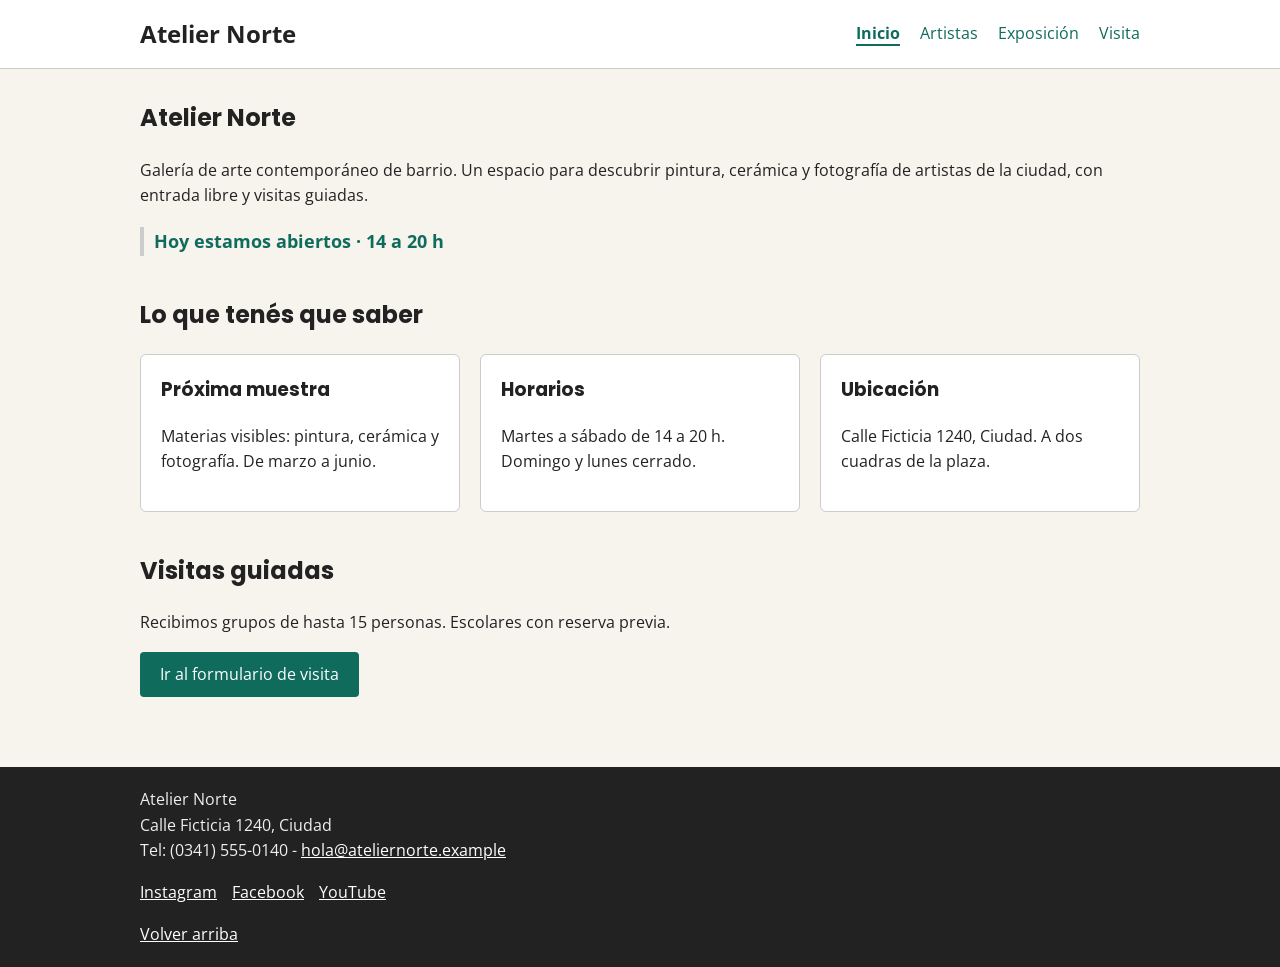
<file: atelier-norte/index.html>
<!DOCTYPE html>
<html lang="es">
<head>
  <meta charset="UTF-8">
  <meta name="viewport" content="width=device-width, initial-scale=1.0">
  <title>Atelier Norte - Inicio</title>
  <link rel="icon" href="img/favicon.svg">
  <link href="https://fonts.googleapis.com/css2?family=Open+Sans&family=Poppins:wght@600&display=swap" rel="stylesheet">
  <link rel="stylesheet" href="css/estilos.css">
</head>
<body id="arriba">

  <!-- encabezado con el nombre y el menu -->
  <header>
    <div class="contenedor barra">
      <div class="logo"><a href="index.html">Atelier Norte</a></div>
      <nav>
        <ul>
          <li><a href="index.html" class="actual">Inicio</a></li>
          <li><a href="artistas.html">Artistas</a></li>
          <li><a href="exposicion.html">Exposición</a></li>
          <li><a href="visita.html">Visita</a></li>
        </ul>
      </nav>
    </div>
  </header>

  <main class="contenedor">

    <!-- bienvenida -->
    <section>
      <h1 class="titulo">Atelier Norte</h1>
      <p>Galería de arte contemporáneo de barrio. Un espacio para descubrir pintura, cerámica y fotografía de artistas de la ciudad, con entrada libre y visitas guiadas.</p>
      <!-- este cartel lo completa visita.js segun el dia -->
      <p id="estado-atelier" class="estado"></p>
    </section>

    <!-- las tres tarjetas -->
    <section>
      <h2>Lo que tenés que saber</h2>
      <div class="tarjetas">
        <div class="tarjeta">
          <h3>Próxima muestra</h3>
          <p>Materias visibles: pintura, cerámica y fotografía. De marzo a junio.</p>
        </div>
        <div class="tarjeta">
          <h3>Horarios</h3>
          <p>Martes a sábado de 14 a 20 h. Domingo y lunes cerrado.</p>
        </div>
        <div class="tarjeta">
          <h3>Ubicación</h3>
          <p>Calle Ficticia 1240, Ciudad. A dos cuadras de la plaza.</p>
        </div>
      </div>
    </section>

    <!-- visitas guiadas -->
    <section id="visitas">
      <h2>Visitas guiadas</h2>
      <p>Recibimos grupos de hasta 15 personas. Escolares con reserva previa.</p>
      <p><a href="visita.html" class="boton">Ir al formulario de visita</a></p>
    </section>

  </main>

  <footer>
    <div class="contenedor">
      <address>
        Atelier Norte<br>
        Calle Ficticia 1240, Ciudad<br>
        Tel: (0341) 555-0140 - <a href="mailto:hola@ateliernorte.example">hola@ateliernorte.example</a>
      </address>
      <ul class="redes">
        <li><a href="https://www.instagram.com/" target="_blank" rel="noopener">Instagram</a></li>
        <li><a href="https://www.facebook.com/" target="_blank" rel="noopener">Facebook</a></li>
        <li><a href="https://www.youtube.com/" target="_blank" rel="noopener">YouTube</a></li>
      </ul>
      <a href="#arriba">Volver arriba</a>
    </div>
  </footer>

  <script src="js/visita.js"></script>

</body>
</html>
</file>
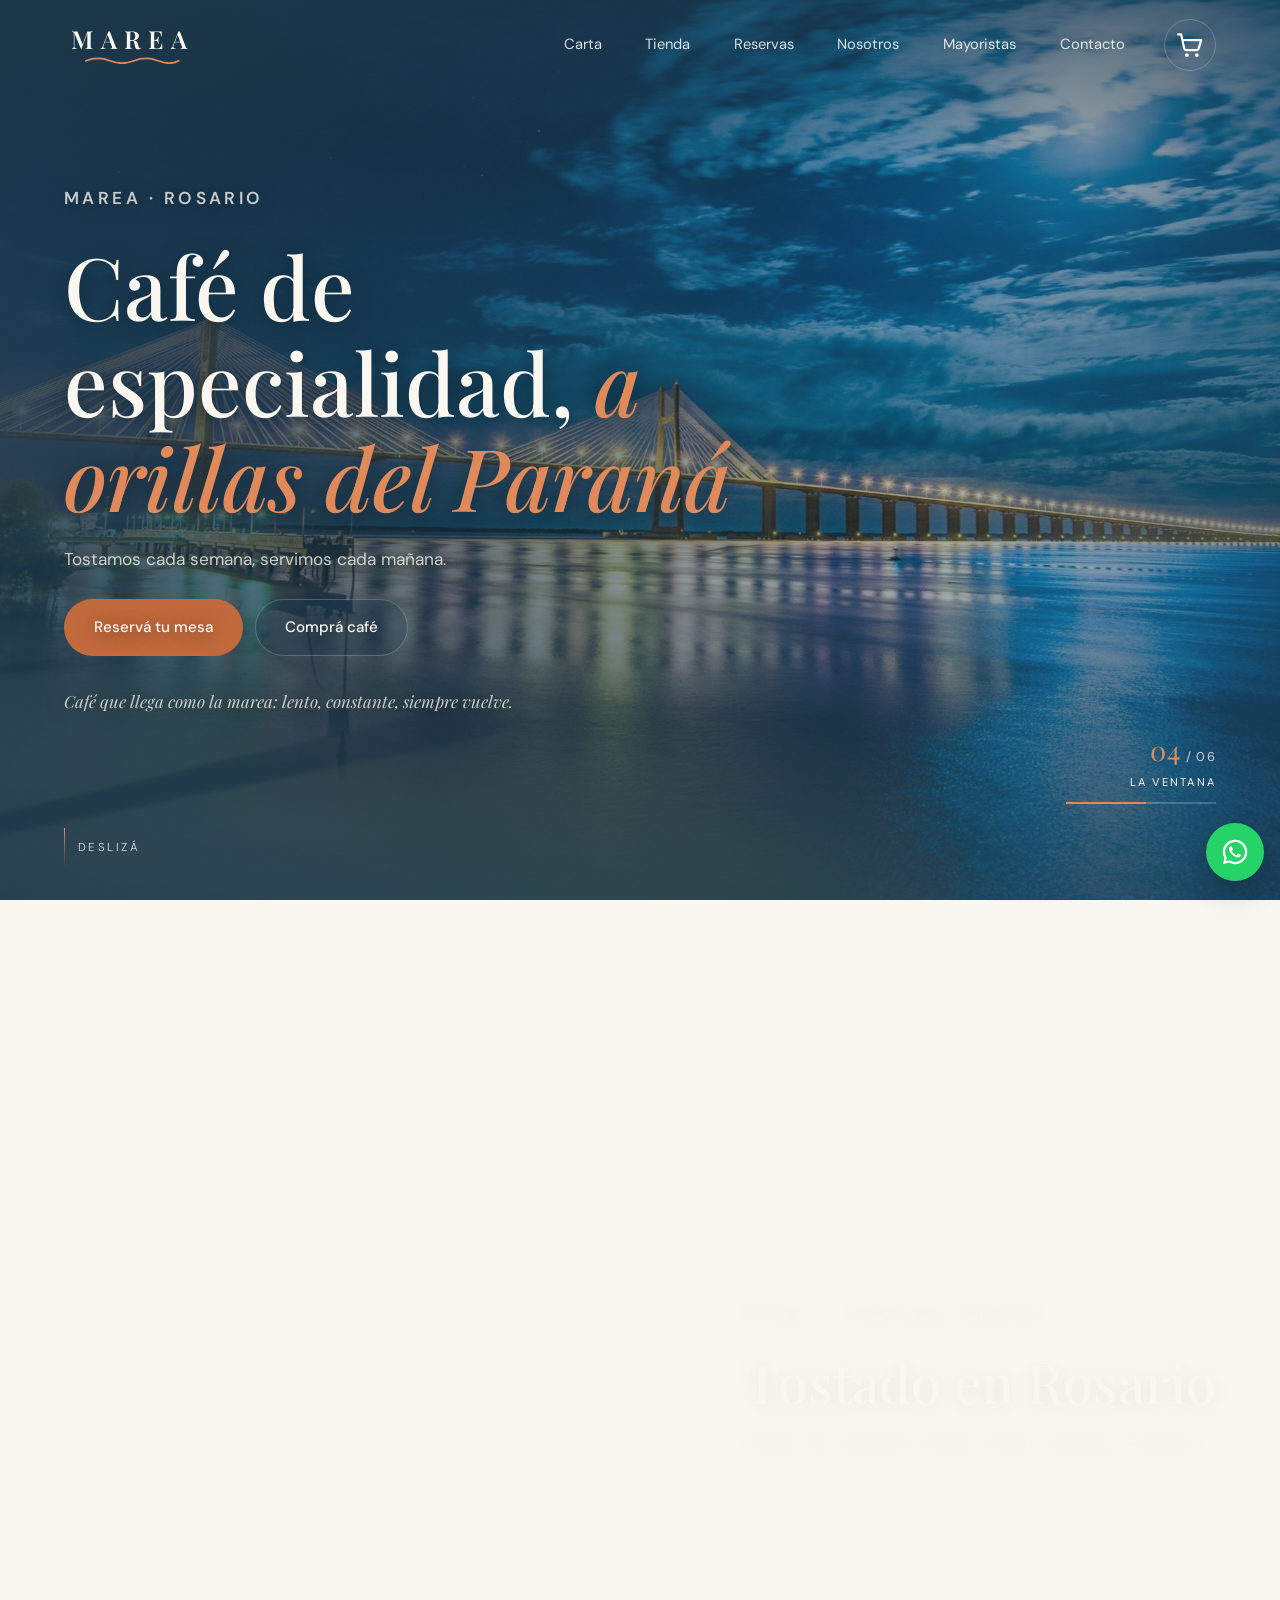
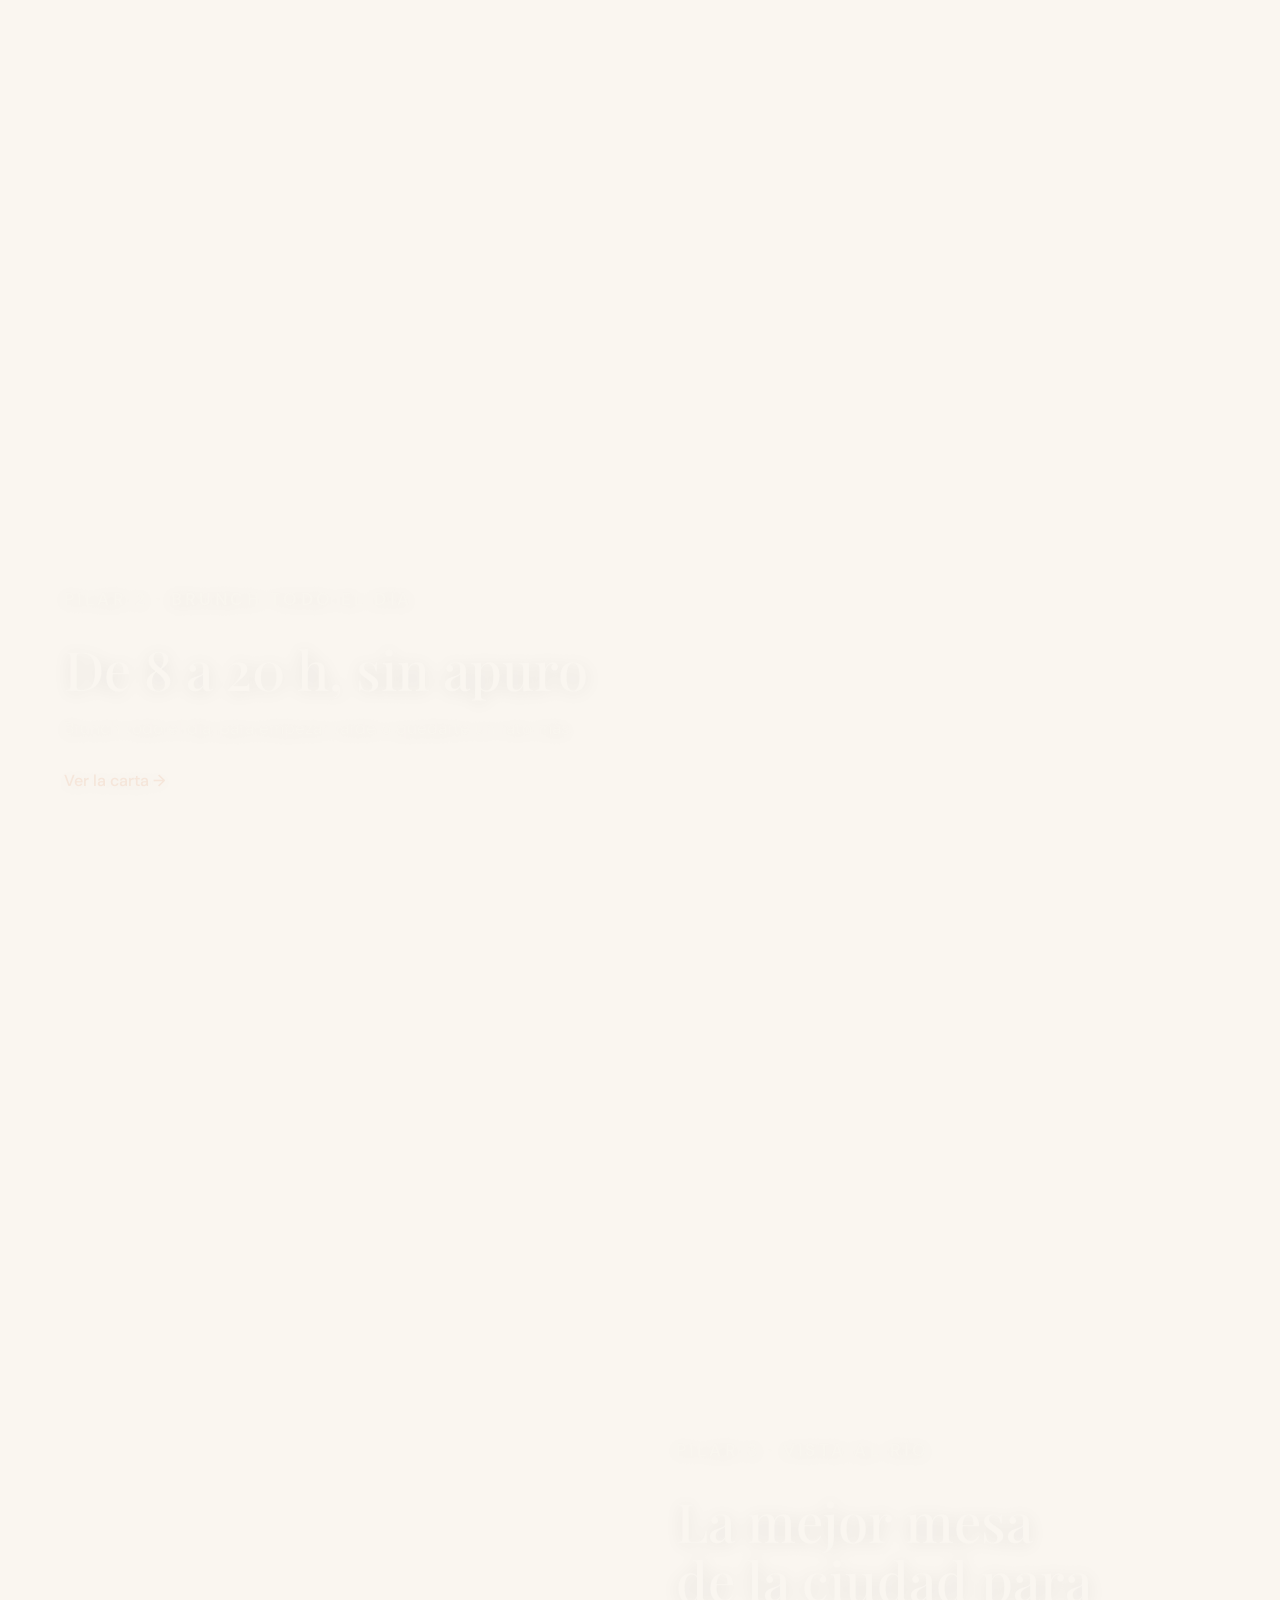
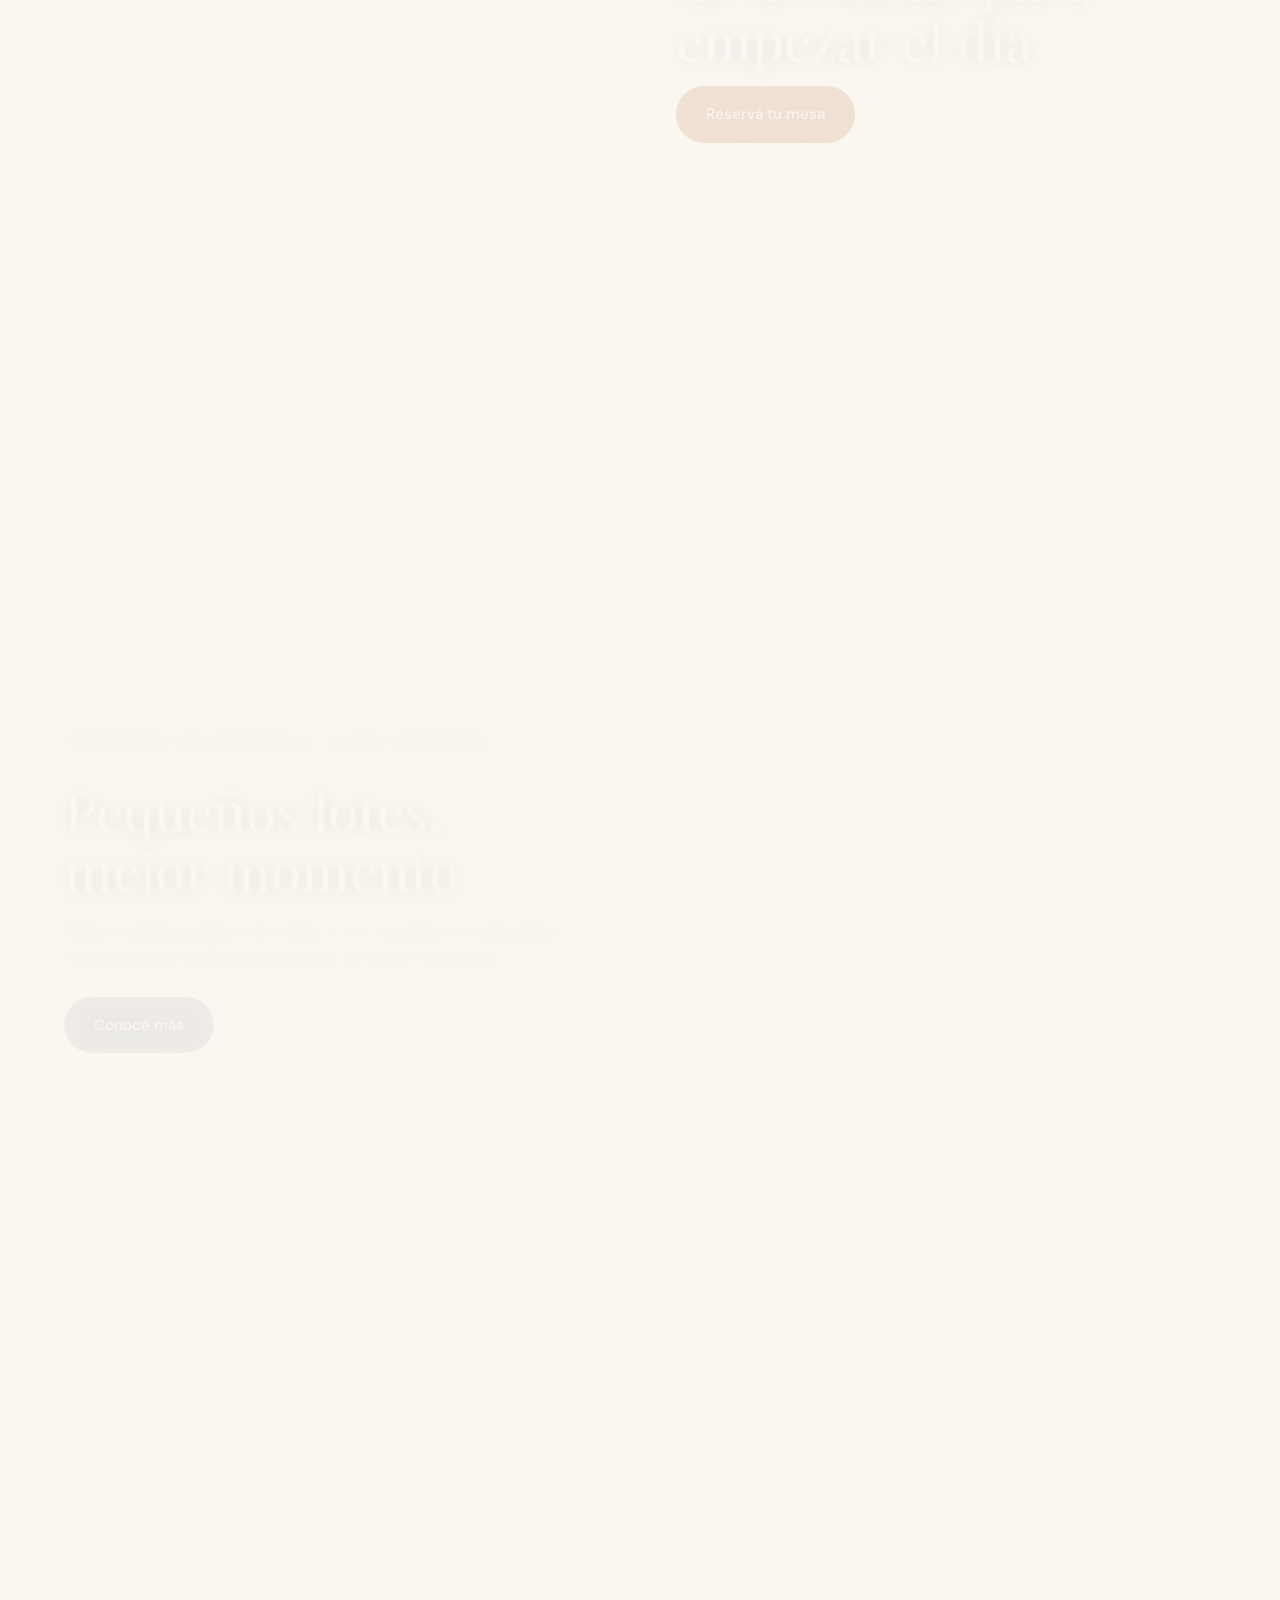
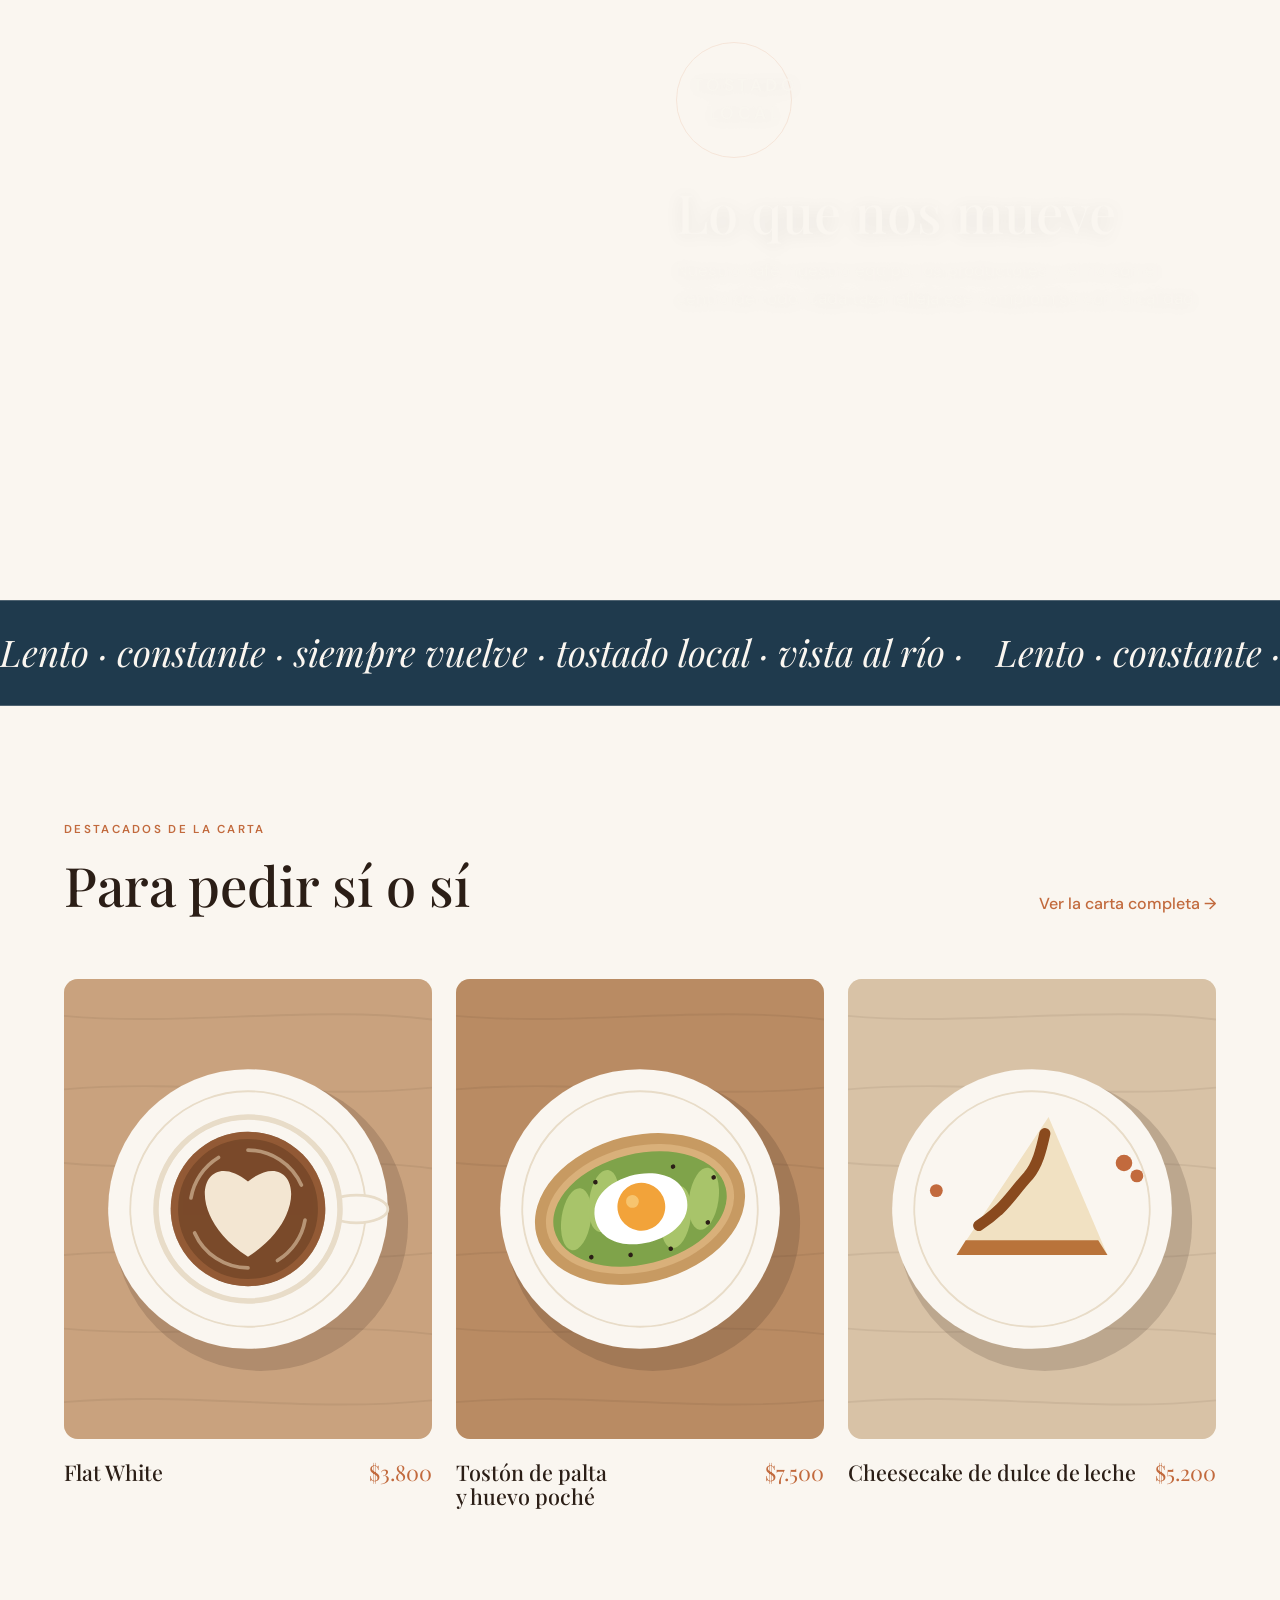
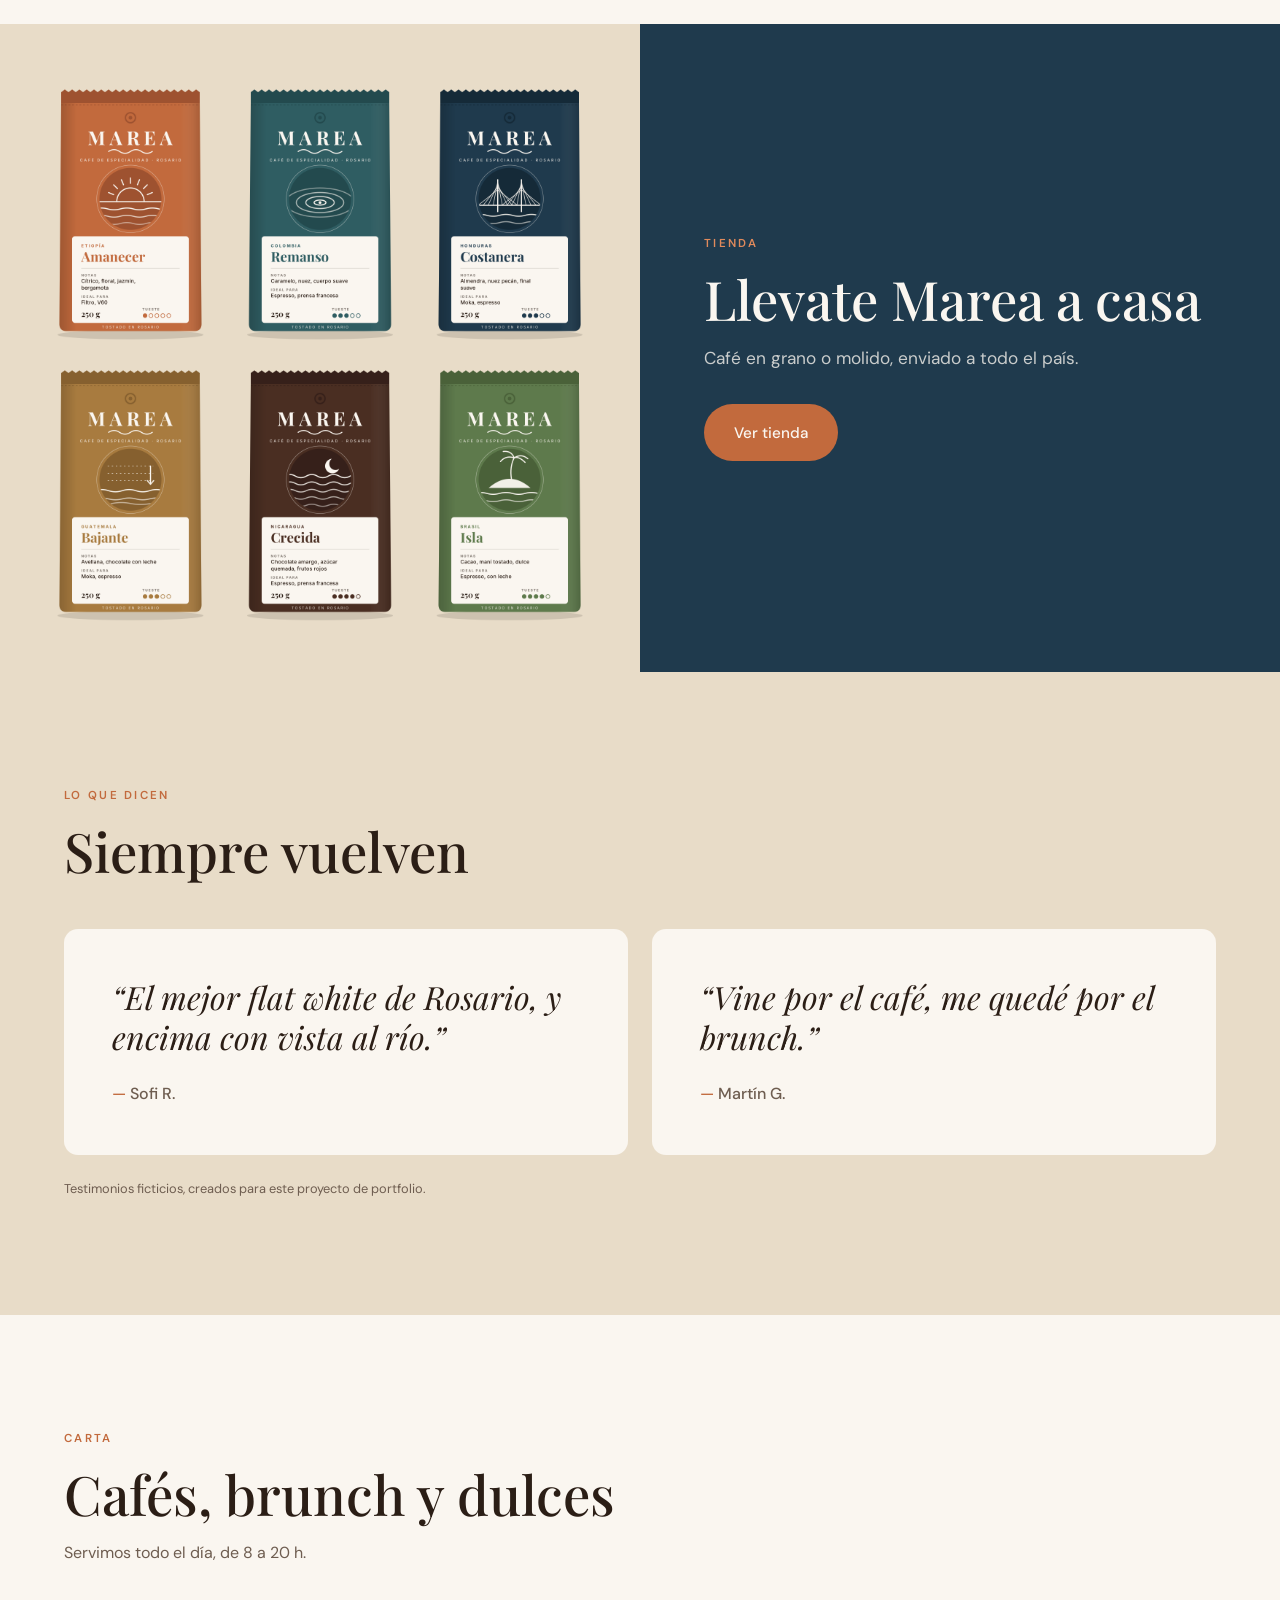
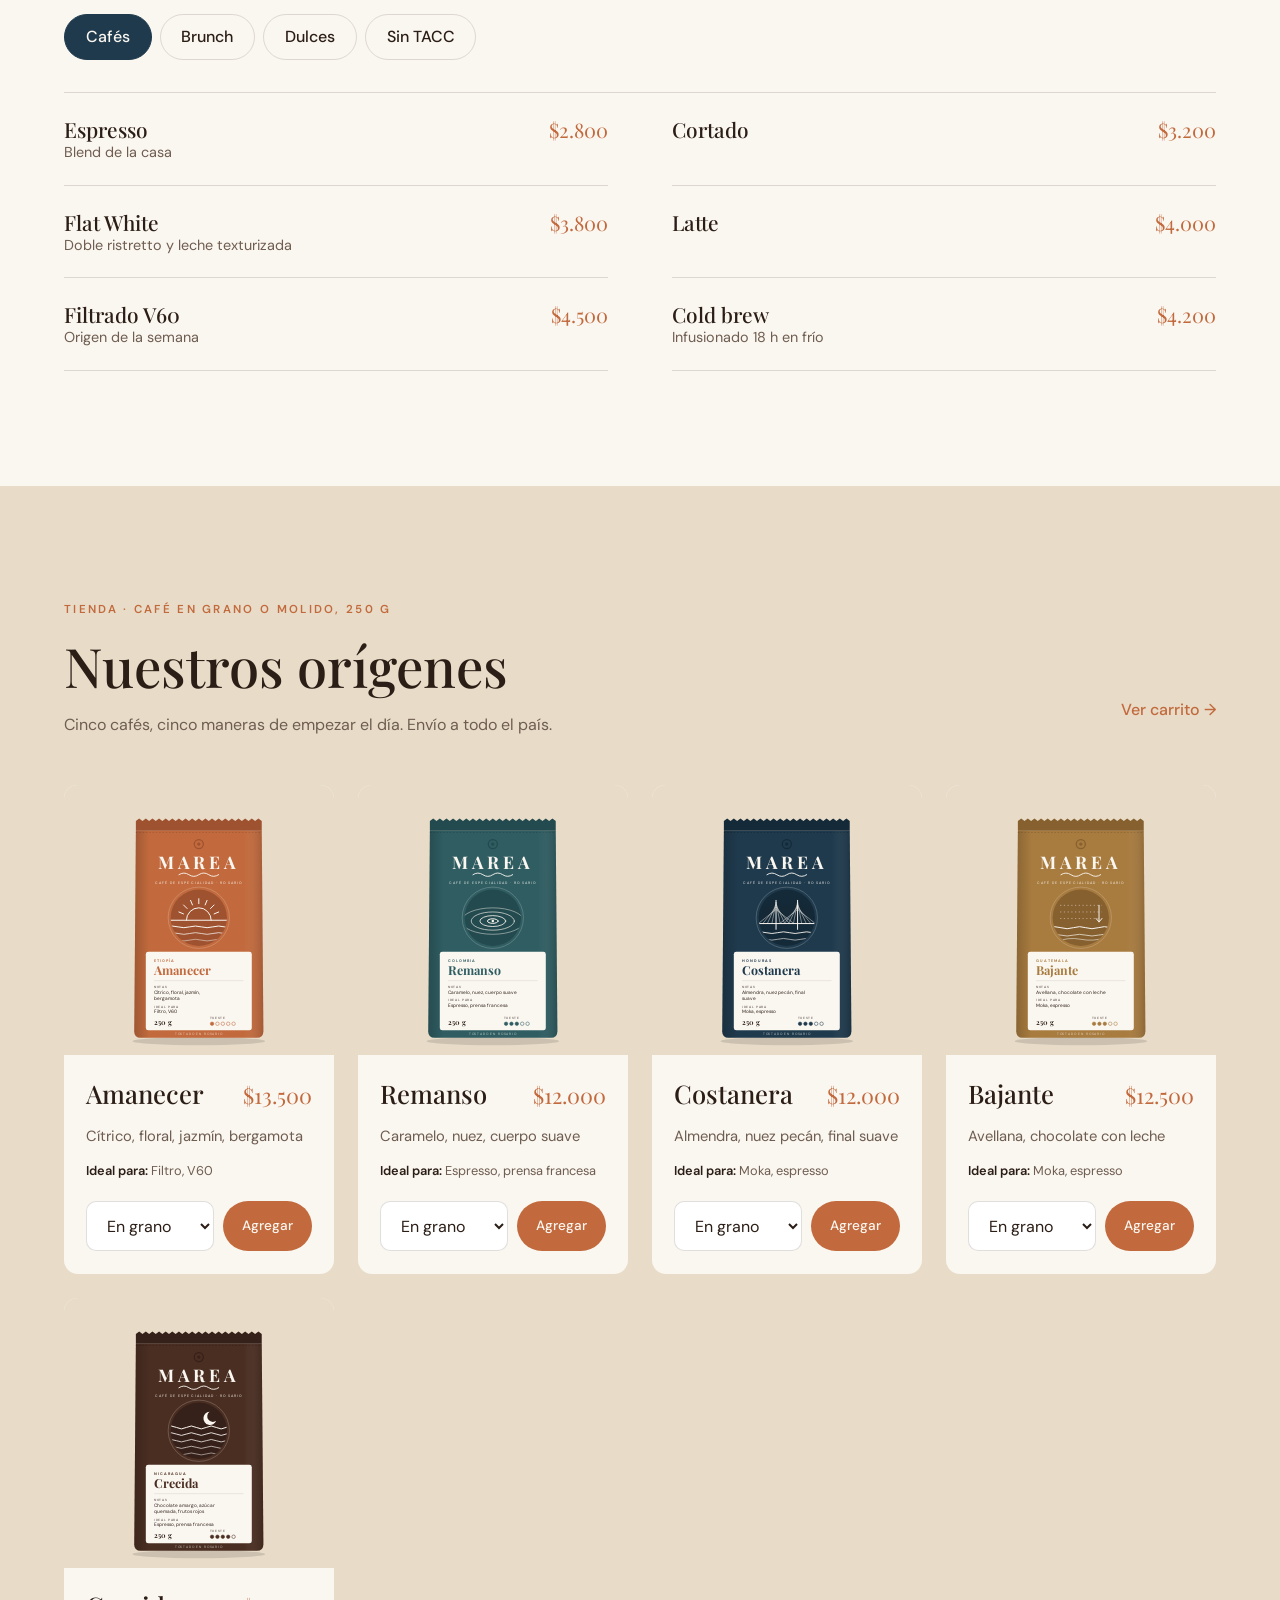
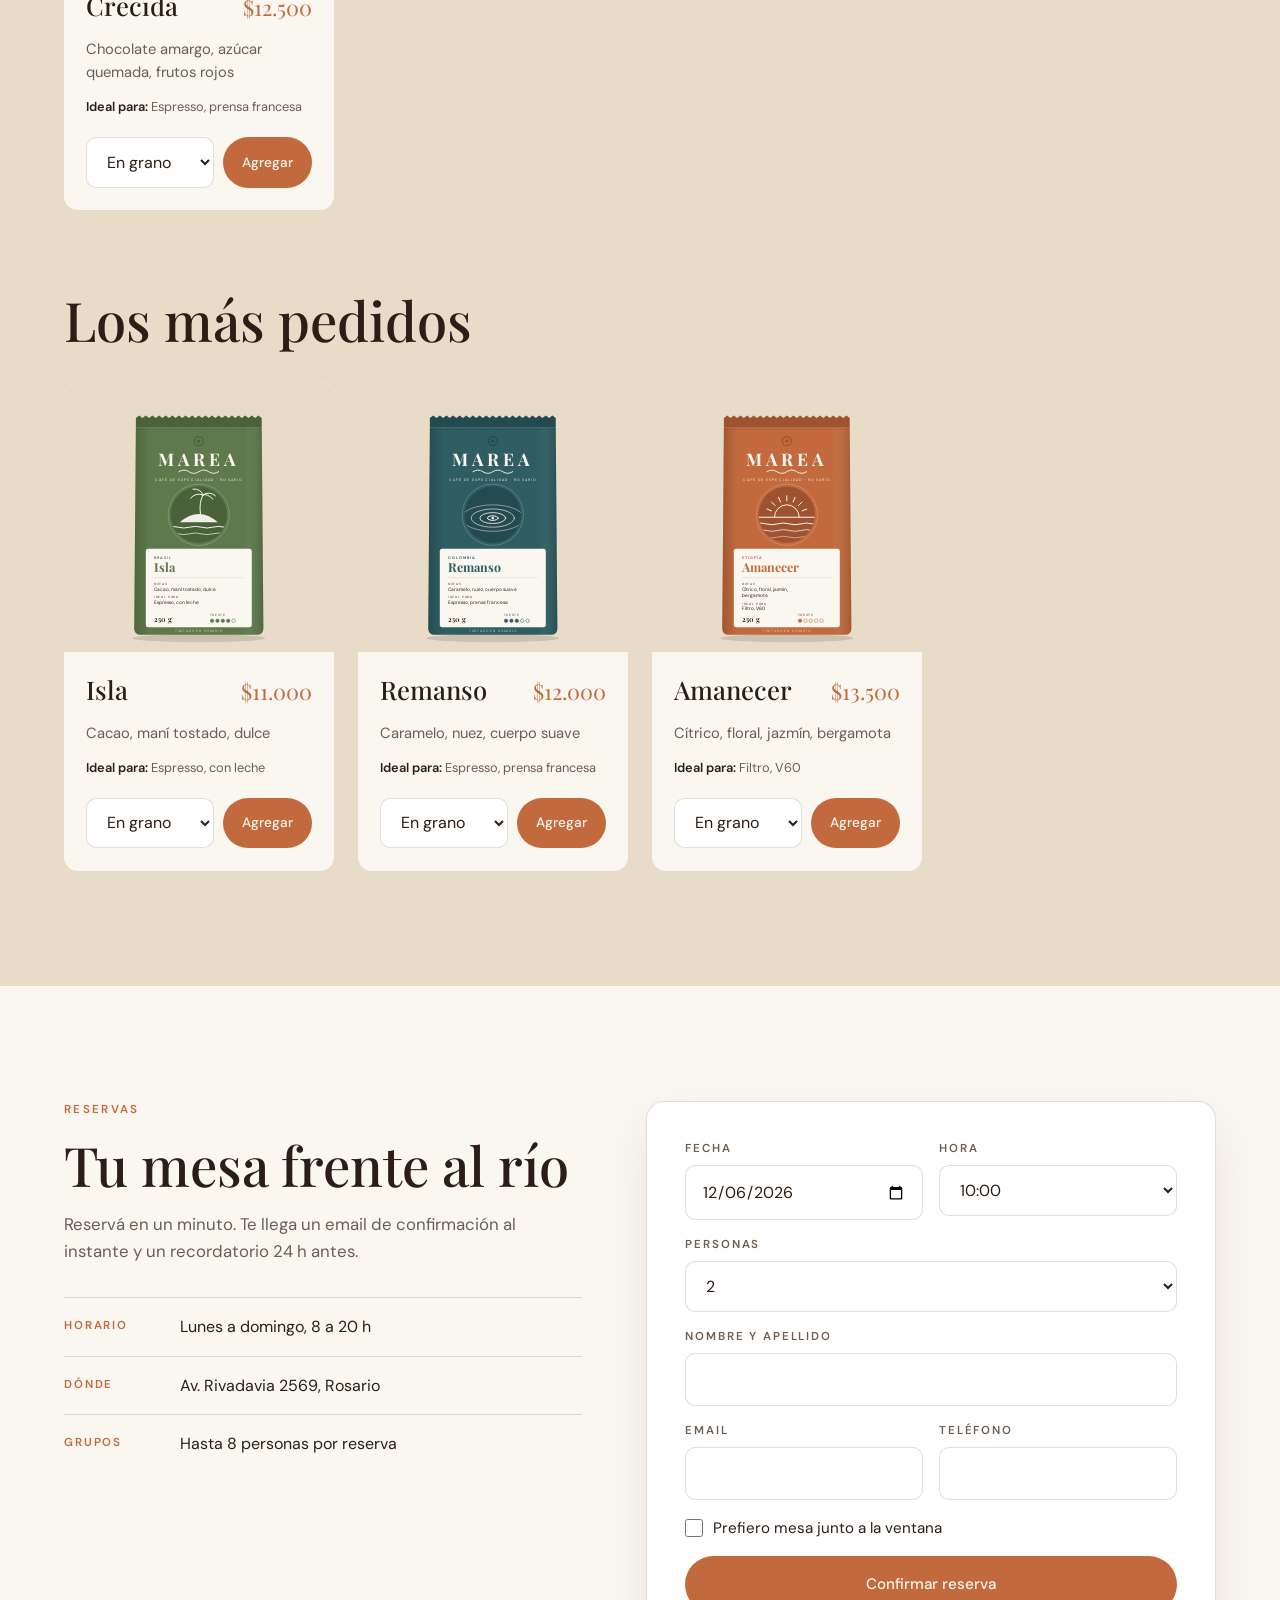
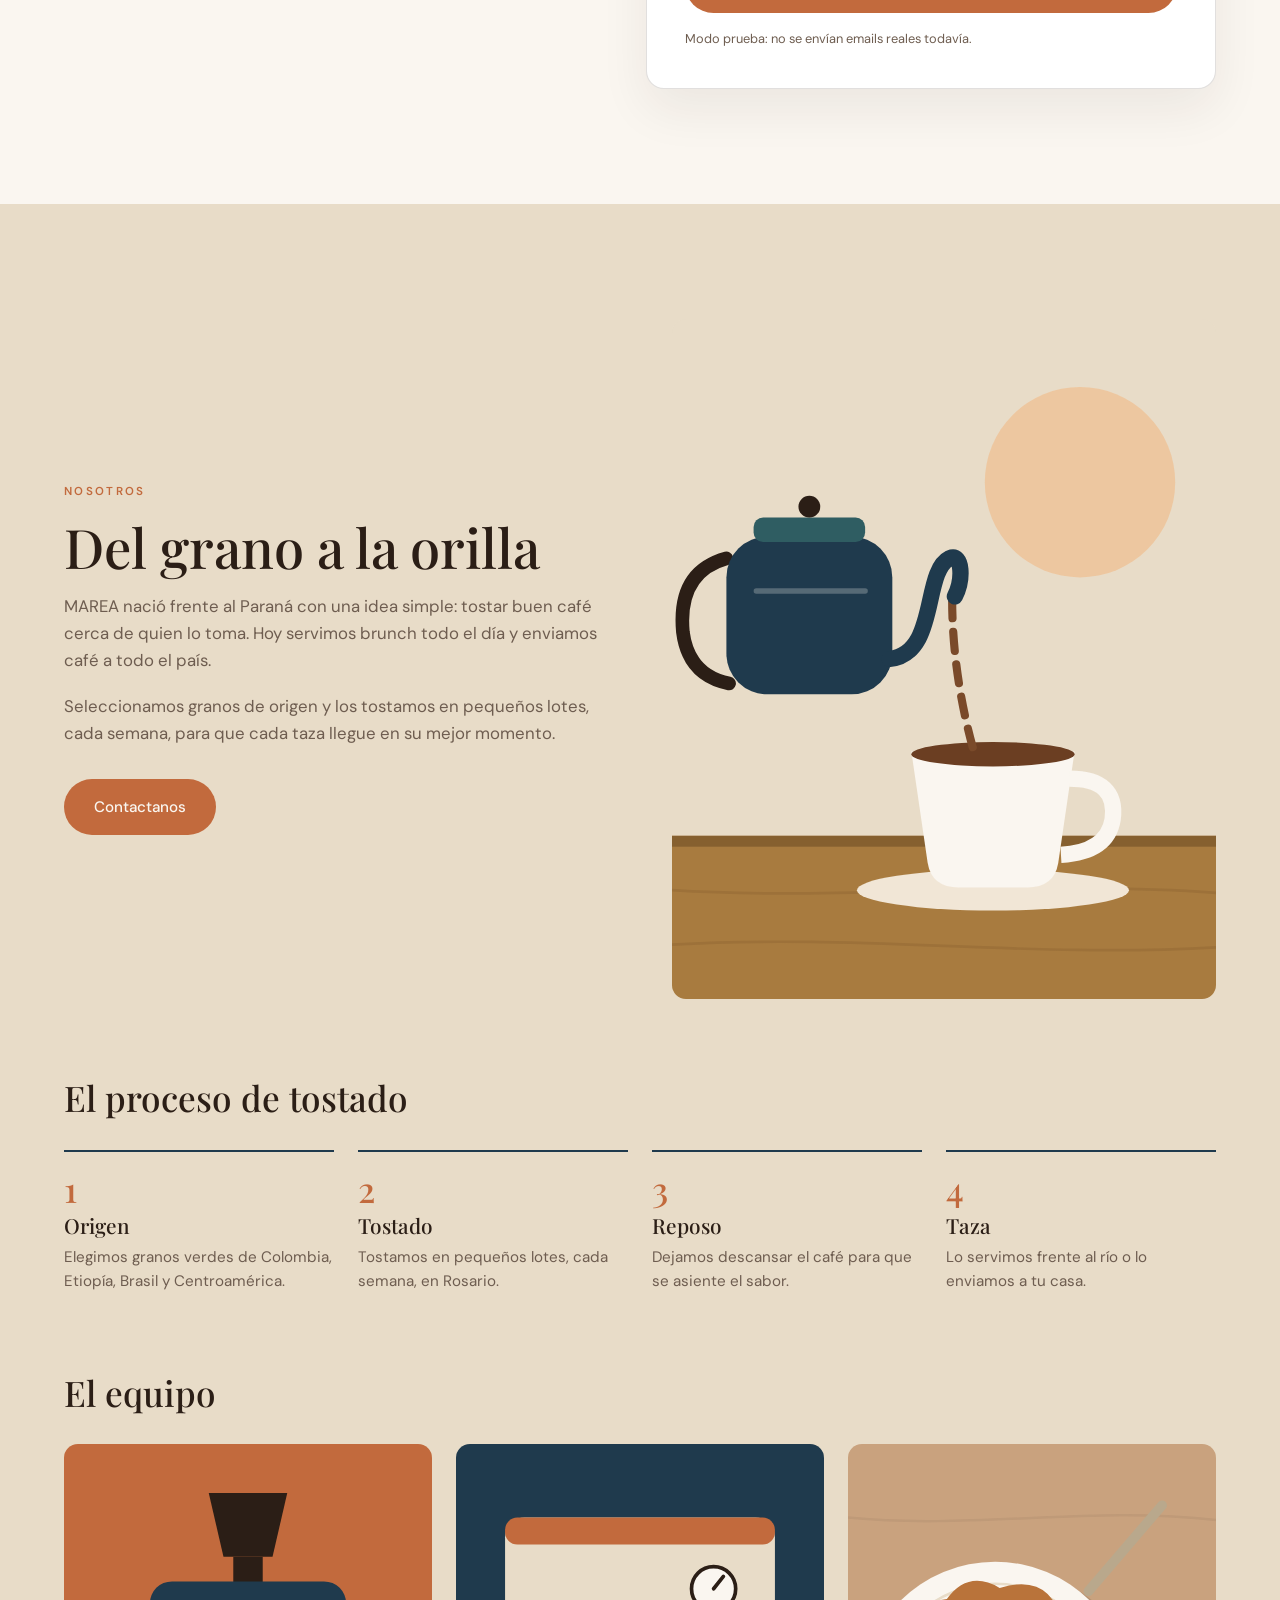
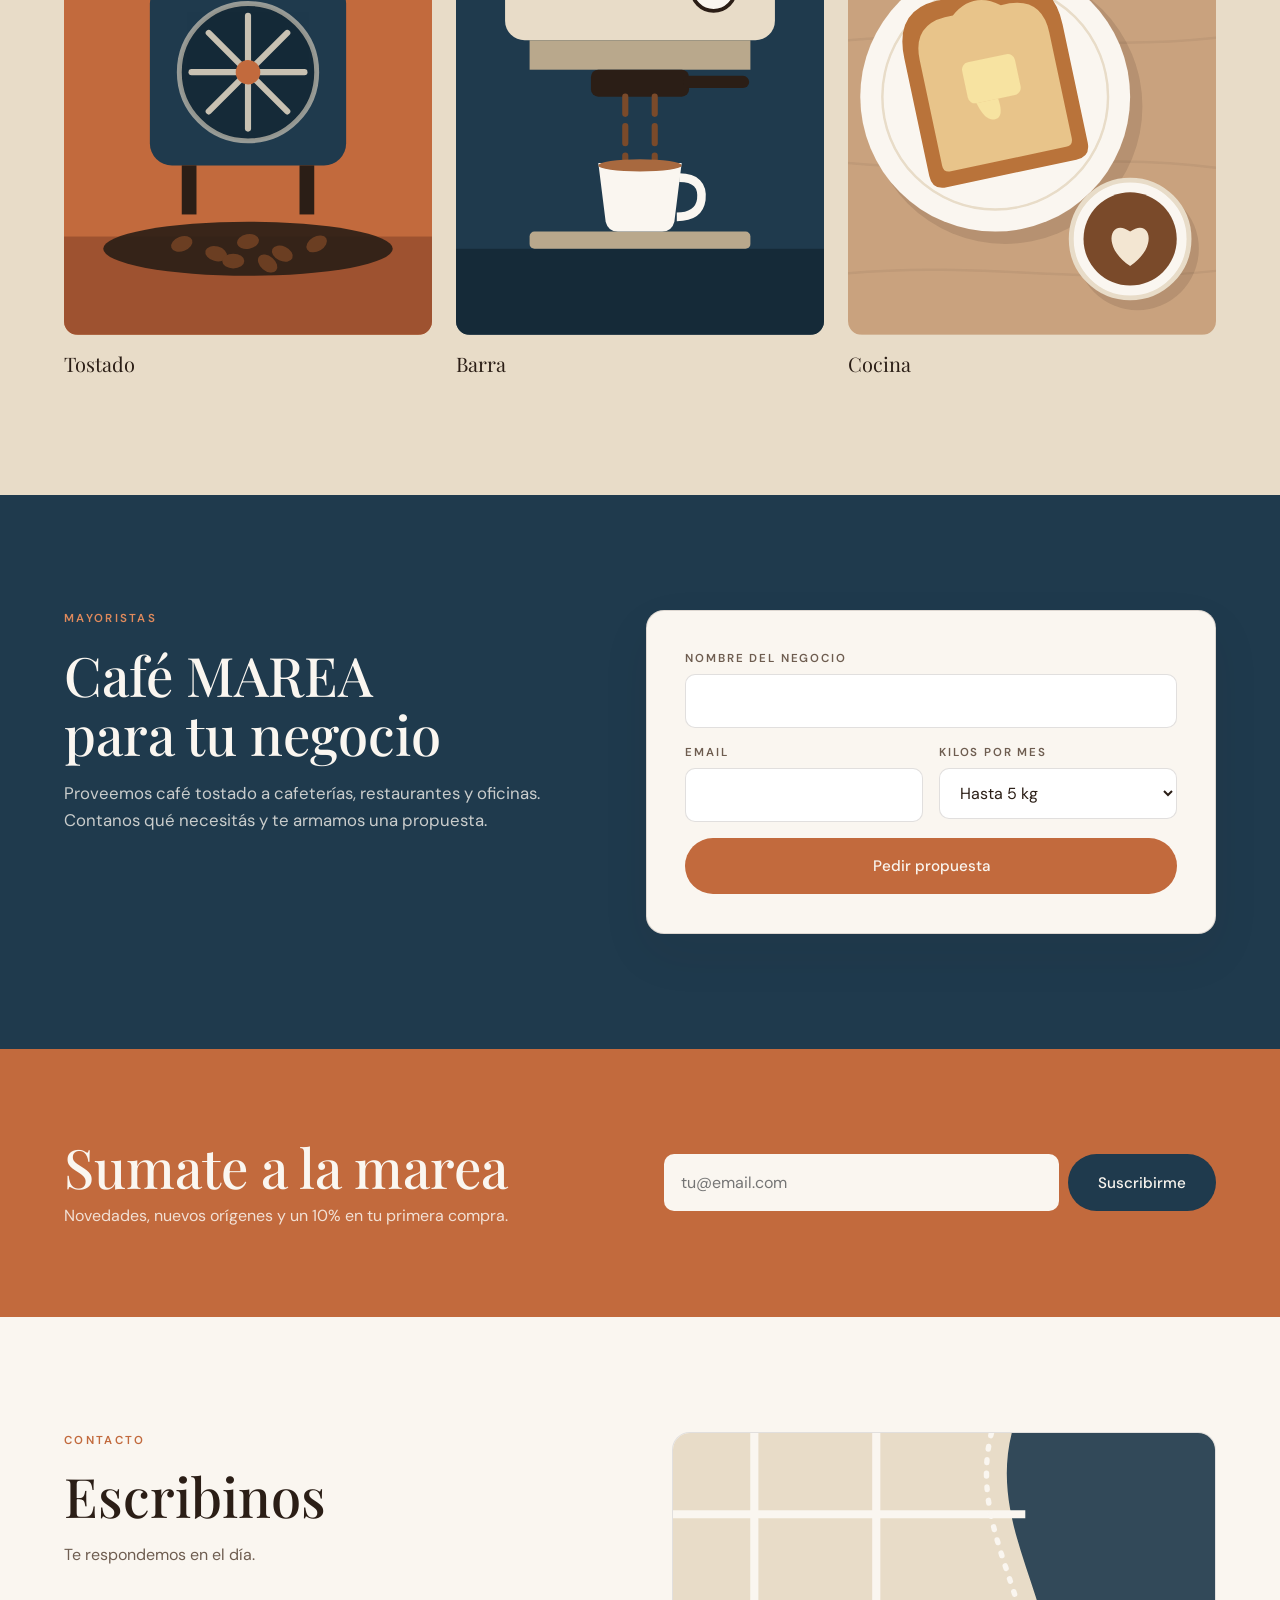
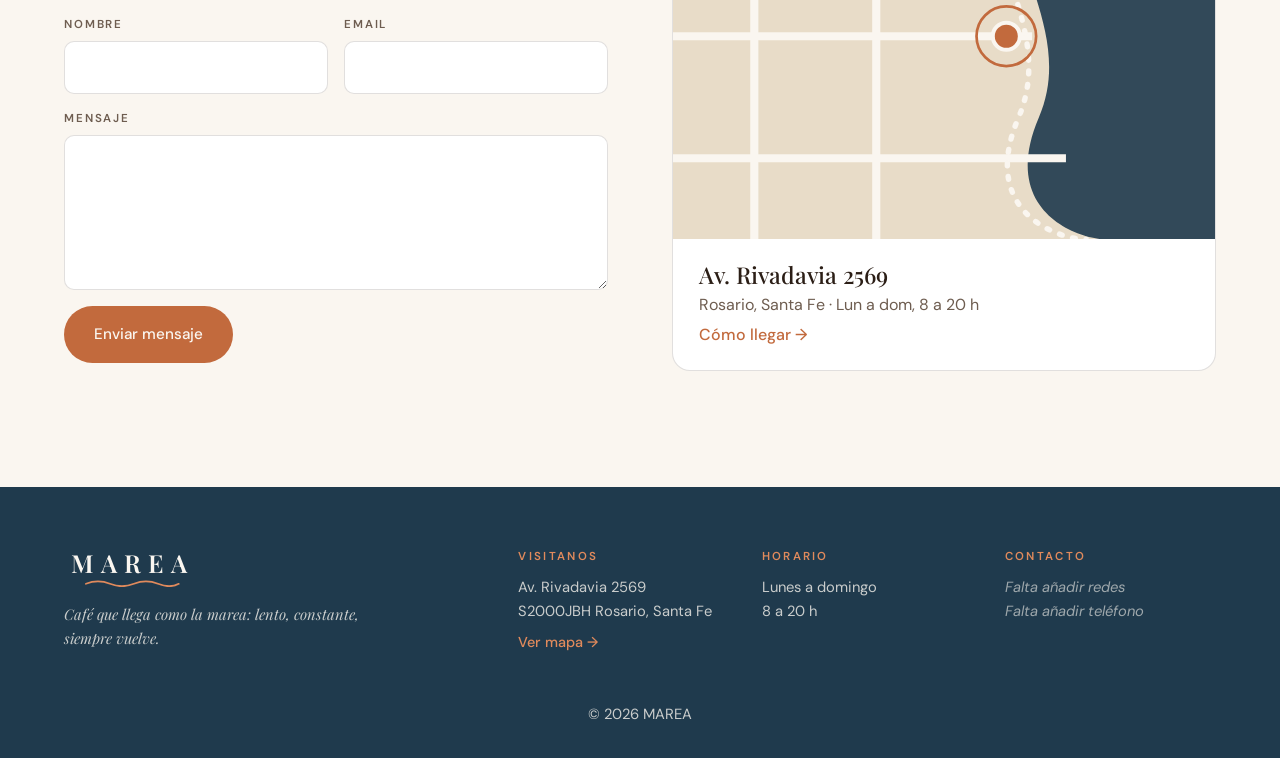
<file: marea/index.html>
<!doctype html><html lang="es"><head><meta charset="utf-8"><meta name="viewport" content="width=device-width,initial-scale=1,viewport-fit=cover"><title>MAREA · Café de especialidad frente al río en Rosario</title><meta name="description" content="Café de especialidad a orillas del Paraná. Tostado propio, brunch todo el día de 8 a 20 h y café en grano con envío a todo el país."><meta name="theme-color" content="#1F3A4D"><meta property="og:type" content="website"><meta property="og:locale" content="es_AR"><meta property="og:site_name" content="MAREA"><meta property="og:title" content="MAREA · Café de especialidad frente al río"><meta property="og:description" content="Café que llega como la marea: lento, constante, siempre vuelve."><meta name="twitter:card" content="summary_large_image"><link rel="preconnect" href="https://fonts.googleapis.com"><link rel="preconnect" href="https://fonts.gstatic.com" crossorigin><link href="https://fonts.googleapis.com/css2?family=Playfair+Display:ital,wght@0,400;0,500;0,600;1,400;1,500&family=DM+Sans:opsz,wght@9..40,300;9..40,400;9..40,500;9..40,600&display=swap" rel="stylesheet"><link rel="stylesheet" href="style.css"><script type="application/ld+json">{
    "@context": "https://schema.org",
    "@type": "CafeOrCoffeeShop",
    "name": "MAREA",
    "description": "Café de especialidad frente al río, con tostado propio y brunch todo el día.",
    "address": { "@type": "PostalAddress", "streetAddress": "Av. Rivadavia 2569", "postalCode": "S2000JBH", "addressLocality": "Rosario", "addressRegion": "Santa Fe", "addressCountry": "AR" },
    "openingHours": "Mo-Su 08:00-20:00",
    "servesCuisine": ["Café de especialidad", "Brunch"],
    "acceptsReservations": true
  }</script><script>document.documentElement.classList.add("js")</script></head><body><a class="skip" href="#contenido">Saltar al contenido</a><header class="header" id="header"><a href="#inicio" class="logo" aria-label="MAREA, ir al inicio">MAREA <svg class="logo__wave" viewBox="0 0 120 10" aria-hidden="true"><path d="M2 6 Q 17 0 32 6 T 62 6 T 92 6 T 118 6"/></svg></a><nav class="nav" id="nav" aria-label="Principal"><a href="#carta">Carta</a> <a href="#tienda">Tienda</a> <a href="#reservas">Reservas</a> <a href="#nosotros">Nosotros</a> <a href="#mayoristas">Mayoristas</a> <a href="#contacto">Contacto</a><p class="nav__info">Av. Rivadavia 2569, Rosario<br>Lun a dom, 8 a 20 h</p></nav><div class="header__actions"><button type="button" class="cart-btn" id="cartBtn" aria-label="Abrir carrito"><svg viewBox="0 0 24 24" aria-hidden="true"><path d="M2.5 3.5h2.4l2.5 11.3a1.6 1.6 0 0 0 1.6 1.2h8.4a1.6 1.6 0 0 0 1.5-1.1L21 8H6"/><circle cx="9.5" cy="20" r="1.5"/><circle cx="17.5" cy="20" r="1.5"/></svg> <span class="cart-btn__count" id="cartCount" hidden>0</span></button> <button class="burger" id="burger" aria-label="Abrir menú" aria-expanded="false" aria-controls="nav"><span></span><span></span></button></div></header><main id="contenido"><section class="tour" id="inicio" aria-label="Inicio"><div class="scenes" aria-hidden="true"><div class="scene" data-bg="img/puente-1.jpg" data-draw="river:0"></div><div class="scene" style="background-position:30% 50%" data-bg="img/puente-2.jpg" data-draw="river:1"></div><div class="scene" data-bg="img/puente-3.jpg" data-draw="river:2"></div><div class="scene" data-bg="img/puente-4.jpg" data-draw="river:3"></div><div class="scene" data-bg="img/puente-5.jpg" data-draw="river:4"></div><div class="scene" data-bg="img/puente-6.jpg" data-draw="river:5"></div><div class="scenes__shade"></div></div><div class="counter" id="counter" aria-hidden="true"><div class="counter__num"><span id="counterNum">01</span> / 06</div><span class="counter__name" id="counterName">La orilla</span><div class="counter__bar"><div id="counterBar"></div></div></div><article class="step" data-name="La orilla"><div class="step__box step__box--hero"><p class="eyebrow">MAREA · Rosario</p><h1>Café de especialidad, <em>a orillas del Paraná</em></h1><p>Tostamos cada semana, servimos cada mañana.</p><div class="btn-row"><a href="#reservas" class="btn">Reservá tu mesa</a> <a href="#tienda" class="btn btn--ghost">Comprá café</a></div><p class="tagline">Café que llega como la marea: lento, constante, siempre vuelve.</p></div><div class="scroll-hint"><span></span>Deslizá</div></article><article class="step step--right" data-name="El tostador"><div class="step__box"><p class="eyebrow">Pilar 1 · Tostado propio</p><h2>Tostado en Rosario</h2><p>Granos de Colombia, Etiopía y Brasil, tostados en Rosario.</p></div></article><article class="step" data-name="La cocina"><div class="step__box"><p class="eyebrow">Pilar 2 · Brunch todo el día</p><h2>De 8 a 20 h, sin apuro</h2><p>Brunch todo el día, para empezar tarde o quedarte un rato más.</p><a href="#carta" class="link">Ver la carta →</a></div></article><article class="step step--right" data-name="La ventana"><div class="step__box"><p class="eyebrow">Pilar 3 · Vista al río</p><h2>La mejor mesa de la ciudad para empezar el día</h2><a href="#reservas" class="btn">Reservá tu mesa</a></div></article><article class="step" data-name="Los lotes"><div class="step__box"><p class="eyebrow">Tostado en Rosario, cada semana</p><h2>Pequeños lotes, mejor momento</h2><p>Seleccionamos granos de origen y los tostamos en pequeños lotes para que cada taza llegue en su mejor momento.</p><a href="#nosotros" class="btn btn--ghost">Conocé más</a></div></article><article class="step step--right" data-name="El río"><div class="step__box"><p class="seal">Tostado local</p><h2>Lo que nos mueve</h2><p>Nuestro café, nuestro equipo, los productores y el río son el centro de todo. Cada taza refleja ese compromiso con la calidad.</p></div></article></section><div class="marquee" aria-hidden="true"><div class="marquee__track"><span>Lento · constante · siempre vuelve · tostado local · vista al río ·</span> <span>Lento · constante · siempre vuelve · tostado local · vista al río ·</span></div></div><section class="section" id="destacados"><div class="container"><header class="section__head section__head--row reveal"><div><p class="eyebrow">Destacados de la carta</p><h2>Para pedir sí o sí</h2></div><a href="#carta" class="link">Ver la carta completa →</a></header><div class="featured"><article class="dish reveal"><div class="dish__img"><svg class="dish-art" viewBox="0 0 400 500" preserveAspectRatio="xMidYMid slice" aria-hidden="true"><rect width="400" height="500" fill="#C9A27E"/><g fill="none" stroke="#2B1E16" stroke-opacity=".07" stroke-width="2"><path d="M0 40 C130 52 270 28 400 44"/><path d="M0 120 C140 108 260 132 400 118"/><path d="M0 200 C120 212 280 190 400 206"/><path d="M0 300 C140 288 260 312 400 298"/><path d="M0 380 C130 392 270 370 400 386"/><path d="M0 460 C140 448 260 472 400 458"/></g><ellipse cx="214" cy="266" rx="160" ry="160" fill="#2B1E16" opacity=".16"/><circle cx="200" cy="250" r="152" fill="#FAF6F0"/><circle cx="200" cy="250" r="128" fill="none" stroke="#E8DCC8" stroke-width="2"/><g class="cup"><ellipse cx="318" cy="250" rx="34" ry="15" fill="#FAF6F0" stroke="#E8DCC8" stroke-width="3"/><circle cx="200" cy="250" r="100" fill="#FAF6F0" stroke="#E8DCC8" stroke-width="6"/><circle cx="200" cy="250" r="84" fill="#7A4A2A"/><circle cx="200" cy="250" r="80" fill="none" stroke="#A8693F" stroke-width="8" opacity=".55"/><g class="swirl" fill="none" stroke="#E9D3B4" stroke-width="4" stroke-linecap="round" opacity=".55"><path d="M200 186 a64 64 0 0 1 58 38"/><path d="M200 314 a64 64 0 0 1 -58 -38"/><path d="M262 262 a64 64 0 0 1 -30 44"/><path d="M138 238 a64 64 0 0 1 30 -44"/></g><path class="heart" d="M200 302 C126 254 150 180 200 220 C250 180 274 254 200 302 Z" fill="#F3E6D2"/></g><g class="steam" fill="none" stroke="#FAF6F0" stroke-width="5" stroke-linecap="round"><path d="M178 132 q-12 -20 0 -40 q12 -20 0 -40"/><path d="M222 138 q-12 -20 0 -40 q12 -20 0 -40"/></g></svg><div class="bg bg--photo" data-bg="img/flat-white.jpg"></div></div><div class="dish__body"><h3>Flat White</h3><span class="price">$3.800</span></div></article><article class="dish reveal"><div class="dish__img"><svg class="dish-art" viewBox="0 0 400 500" preserveAspectRatio="xMidYMid slice" aria-hidden="true"><rect width="400" height="500" fill="#B98B63"/><g fill="none" stroke="#2B1E16" stroke-opacity=".07" stroke-width="2"><path d="M0 40 C130 52 270 28 400 44"/><path d="M0 120 C140 108 260 132 400 118"/><path d="M0 200 C120 212 280 190 400 206"/><path d="M0 300 C140 288 260 312 400 298"/><path d="M0 380 C130 392 270 370 400 386"/><path d="M0 460 C140 448 260 472 400 458"/></g><ellipse cx="214" cy="266" rx="160" ry="160" fill="#2B1E16" opacity=".16"/><g class="spin"><circle cx="200" cy="250" r="152" fill="#FAF6F0"/><circle cx="200" cy="250" r="128" fill="none" stroke="#E8DCC8" stroke-width="2"/><g transform="rotate(-14 200 250)"><ellipse cx="200" cy="250" rx="116" ry="80" fill="#C79A62"/><ellipse cx="200" cy="250" rx="104" ry="68" fill="#D9B07A"/><ellipse cx="200" cy="250" rx="96" ry="60" fill="#7FA34A"/><g fill="#A8C46A"><ellipse cx="130" cy="244" rx="16" ry="34" transform="rotate(22 130 244)"/><ellipse cx="164" cy="232" rx="16" ry="34" transform="rotate(22 164 232)"/><ellipse cx="236" cy="268" rx="16" ry="34" transform="rotate(22 236 268)"/><ellipse cx="270" cy="256" rx="16" ry="34" transform="rotate(22 270 256)"/></g><path d="M150 250 C150 200 252 200 252 250 C252 300 150 300 150 250 Z" fill="#FFFFFF"/><circle class="yolk" cx="202" cy="248" r="26" fill="#F2A33A"/><circle cx="194" cy="240" r="7" fill="#F7C46E"/><g fill="#2B1E16"><circle cx="160" cy="210" r="2.5"/><circle cx="246" cy="214" r="2.5"/><circle cx="268" cy="282" r="2.5"/><circle cx="136" cy="288" r="2.5"/><circle cx="222" cy="300" r="2.5"/><circle cx="178" cy="296" r="2.5"/><circle cx="286" cy="236" r="2.5"/></g></g></g></svg><div class="bg bg--photo" data-bg="img/toston-palta.jpg"></div></div><div class="dish__body"><h3>Tostón de palta y huevo poché</h3><span class="price">$7.500</span></div></article><article class="dish reveal"><div class="dish__img"><svg class="dish-art" viewBox="0 0 400 500" preserveAspectRatio="xMidYMid slice" aria-hidden="true"><rect width="400" height="500" fill="#D8C2A6"/><g fill="none" stroke="#2B1E16" stroke-opacity=".07" stroke-width="2"><path d="M0 40 C130 52 270 28 400 44"/><path d="M0 120 C140 108 260 132 400 118"/><path d="M0 200 C120 212 280 190 400 206"/><path d="M0 300 C140 288 260 312 400 298"/><path d="M0 380 C130 392 270 370 400 386"/><path d="M0 460 C140 448 260 472 400 458"/></g><ellipse cx="214" cy="266" rx="160" ry="160" fill="#2B1E16" opacity=".16"/><g class="spin"><circle cx="200" cy="250" r="152" fill="#FAF6F0"/><circle cx="200" cy="250" r="128" fill="none" stroke="#E8DCC8" stroke-width="2"/><g class="slice"><path d="M118 300 L282 300 L218 150 Z" fill="#F1E1C2"/><path d="M118 300 L282 300 L272 284 L128 284 Z" fill="#B9733A"/><path class="drizzle" d="M142 268 C170 250 176 236 196 214 C206 202 210 186 214 168" fill="none" stroke="#8A4A1E" stroke-width="12" stroke-linecap="round"/><g fill="#C26A3D"><circle cx="300" cy="200" r="9"/><circle cx="314" cy="214" r="7"/><circle cx="96" cy="230" r="7"/></g></g></g></svg><div class="bg bg--photo" data-bg="img/cheesecake.jpg"></div></div><div class="dish__body"><h3>Cheesecake de dulce de leche</h3><span class="price">$5.200</span></div></article></div></div></section><section class="split split--dark"><div class="split__img"><div class="bg bg--contain" data-bg="img/cafe-grano.png" data-draw="bag:MAREA:#C26A3D" role="img" aria-label="Los seis cafés MAREA en sus paquetes"></div></div><div class="split__text reveal"><p class="eyebrow">Tienda</p><h2>Llevate Marea a casa</h2><p>Café en grano o molido, enviado a todo el país.</p><a href="#tienda" class="btn">Ver tienda</a></div></section><section class="section section--alt" id="testimonios"><div class="container"><header class="section__head reveal"><p class="eyebrow">Lo que dicen</p><h2>Siempre vuelven</h2></header><div class="quotes"><figure class="quote reveal"><blockquote>“El mejor flat white de Rosario, y encima con vista al río.”</blockquote><figcaption>Sofi R.</figcaption></figure><figure class="quote reveal"><blockquote>“Vine por el café, me quedé por el brunch.”</blockquote><figcaption>Martín G.</figcaption></figure></div><p class="note">Testimonios ficticios, creados para este proyecto de portfolio.</p></div></section><section class="section" id="carta"><div class="container"><header class="section__head reveal"><p class="eyebrow">Carta</p><h2>Cafés, brunch y dulces</h2><p>Servimos todo el día, de 8 a 20 h.</p></header><div class="tabs reveal" role="tablist" aria-label="Categorías de la carta"><button type="button" role="tab" id="tab-cafes" aria-controls="panel-cafes" aria-selected="true">Cafés</button> <button type="button" role="tab" id="tab-brunch" aria-controls="panel-brunch" aria-selected="false">Brunch</button> <button type="button" role="tab" id="tab-dulces" aria-controls="panel-dulces" aria-selected="false">Dulces</button> <button type="button" role="tab" id="tab-sintacc" aria-controls="panel-sintacc" aria-selected="false">Sin TACC</button></div><ul class="menu-list" role="tabpanel" id="panel-cafes" aria-labelledby="tab-cafes"><li><div><h3>Espresso</h3><p>Blend de la casa</p></div><span>$2.800</span></li><li><div><h3>Cortado</h3></div><span>$3.200</span></li><li><div><h3>Flat White</h3><p>Doble ristretto y leche texturizada</p></div><span>$3.800</span></li><li><div><h3>Latte</h3></div><span>$4.000</span></li><li><div><h3>Filtrado V60</h3><p>Origen de la semana</p></div><span>$4.500</span></li><li><div><h3>Cold brew</h3><p>Infusionado 18 h en frío</p></div><span>$4.200</span></li></ul><ul class="menu-list" role="tabpanel" id="panel-brunch" aria-labelledby="tab-brunch" hidden><li><div><h3>Tostón de palta y huevo poché</h3><p>Pan de masa madre</p></div><span>$7.500</span></li><li><div><h3>Huevos revueltos</h3><p>Con manteca, ciboulette y masa madre</p></div><span>$6.900</span></li><li><div><h3>Bowl de yogur</h3><p>Granola casera, frutas de estación y miel</p></div><span>$6.200</span></li><li><div><h3>Medialunas de manteca</h3><p>Con jamón y queso</p></div><span>$5.800</span></li></ul><ul class="menu-list" role="tabpanel" id="panel-dulces" aria-labelledby="tab-dulces" hidden><li><div><h3>Cheesecake de dulce de leche</h3></div><span>$5.200</span></li><li><div><h3>Budín de limón y amapola</h3></div><span>$3.500</span></li><li><div><h3>Cookie de chocolate</h3></div><span>$2.900</span></li><li><div><h3>Alfajor de maicena</h3></div><span>$2.500</span></li></ul><ul class="menu-list" role="tabpanel" id="panel-sintacc" aria-labelledby="tab-sintacc" hidden><li><div><h3>Tostón de palta sin TACC</h3><p>Pan sin TACC y huevo poché</p></div><span>$7.900</span></li><li><div><h3>Brownie sin TACC</h3></div><span>$4.200</span></li><li><div><h3>Chipá</h3><p>Porción de 6</p></div><span>$3.000</span></li></ul></div></section><section class="section section--alt" id="tienda"><div class="container"><header class="section__head section__head--row reveal"><div><p class="eyebrow">Tienda · café en grano o molido, 250 g</p><h2>Nuestros orígenes</h2><p>Cinco cafés, cinco maneras de empezar el día. Envío a todo el país.</p></div><button type="button" class="link link--btn" id="openCart2">Ver carrito →</button></header><div class="products" id="products"></div><div class="picks reveal"><header class="section__head"><h2>Los más pedidos</h2></header><div class="products products--picks" id="picks"></div></div></div></section><section class="section" id="reservas"><div class="container reserve"><div class="reserve__intro reveal"><p class="eyebrow">Reservas</p><h2>Tu mesa frente al río</h2><p>Reservá en un minuto. Te llega un email de confirmación al instante y un recordatorio 24 h antes.</p><ul class="facts"><li><b>Horario</b><span>Lunes a domingo, 8 a 20 h</span></li><li><b>Dónde</b><span>Av. Rivadavia 2569, Rosario</span></li><li><b>Grupos</b><span>Hasta 8 personas por reserva</span></li></ul></div><div class="panel reveal"><form id="reserveForm" novalidate><div class="field-row"><div class="field"><label for="rDate">Fecha</label><input id="rDate" type="date" required></div><div class="field"><label for="rTime">Hora</label><select id="rTime" required></select></div></div><div class="field"><label for="rPeople">Personas</label> <select id="rPeople"><option>1</option><option selected="selected">2</option><option>3</option><option>4</option><option>5</option><option>6</option><option>7</option><option>8</option></select></div><div class="field"><label for="rName">Nombre y apellido</label><input id="rName" autocomplete="name" required></div><div class="field-row"><div class="field"><label for="rEmail">Email</label><input id="rEmail" type="email" autocomplete="email" required></div><div class="field"><label for="rPhone">Teléfono</label><input id="rPhone" type="tel" autocomplete="tel" inputmode="tel"></div></div><label class="check"><input type="checkbox" id="rWindow"><span>Prefiero mesa junto a la ventana</span></label><p class="form-error" id="rError" hidden></p><button type="submit" class="btn btn--full">Confirmar reserva</button><p class="note">Modo prueba: no se envían emails reales todavía.</p></form><div class="done" id="reserveDone" hidden><div class="done__check">✓</div><h3>¡Reserva confirmada!</h3><p id="reserveSummary"></p><ul class="timeline"><li><b>Ahora</b><span id="mailNow"></span></li><li><b id="reminderWhen"></b><span>Te mandamos un recordatorio 24 h antes.</span></li></ul><button type="button" class="btn btn--ghost" id="reserveAgain">Hacer otra reserva</button></div></div></div></section><section class="section section--alt" id="nosotros"><div class="container"><div class="about"><div class="about__text reveal"><p class="eyebrow">Nosotros</p><h2>Del grano a la orilla</h2><p>MAREA nació frente al Paraná con una idea simple: tostar buen café cerca de quien lo toma. Hoy servimos brunch todo el día y enviamos café a todo el país.</p><p>Seleccionamos granos de origen y los tostamos en pequeños lotes, cada semana, para que cada taza llegue en su mejor momento.</p><a href="#contacto" class="btn">Contactanos</a></div><div class="about__img reveal"><svg class="scene-art" viewBox="0 0 400 500" preserveAspectRatio="xMidYMid slice" role="img" aria-label="Café recién servido con una pava de pico largo"><rect width="400" height="500" fill="#E8DCC8"/><circle cx="300" cy="120" r="70" fill="#F2B680" opacity=".55"/><rect y="380" width="400" height="120" fill="#A87B3F"/><rect y="380" width="400" height="8" fill="#86602F"/><g fill="none" stroke="#86602F" stroke-opacity=".35" stroke-width="2"><path d="M0 420 C120 428 280 412 400 422"/><path d="M0 460 C140 452 260 470 400 462"/></g><g class="steam" fill="none" stroke="#FAF6F0" stroke-width="5" stroke-linecap="round"><path d="M262 300 q-10 -18 0 -36 q10 -18 0 -36"/><path d="M290 306 q-10 -18 0 -36 q10 -18 0 -36"/></g><ellipse cx="236" cy="420" rx="100" ry="15" fill="#F1E6D6"/><path d="M176 318 L296 318 L284 400 Q281 418 261 418 L211 418 Q191 418 188 400 Z" fill="#FAF6F0"/><path d="M292 338 q36 0 32 30 q-4 24 -38 26" fill="none" stroke="#FAF6F0" stroke-width="12"/><ellipse cx="236" cy="320" rx="60" ry="9" fill="#6B3E22"/><path class="stream" d="M206 206 C 206 250 214 290 222 318" fill="none" stroke="#7A4A2A" stroke-width="6" stroke-linecap="round"/><g class="kettle"><path d="M40 176 q-36 10 -32 54 q4 32 34 38" fill="none" stroke="#2B1E16" stroke-width="10" stroke-linecap="round"/><rect x="40" y="160" width="122" height="116" rx="30" fill="#1F3A4D"/><rect x="60" y="146" width="82" height="18" rx="7" fill="#2F5D62"/><circle cx="101" cy="138" r="8" fill="#2B1E16"/><path d="M160 250 C 196 246 184 186 204 176 C 214 172 214 192 208 204" fill="none" stroke="#1F3A4D" stroke-width="12" stroke-linecap="round"/><path d="M62 200 h80" stroke="#FAF6F0" stroke-opacity=".25" stroke-width="4" stroke-linecap="round"/></g></svg></div></div><h3 class="sub reveal">El proceso de tostado</h3><ol class="process"><li class="reveal"><b>1</b><h4>Origen</h4><p>Elegimos granos verdes de Colombia, Etiopía, Brasil y Centroamérica.</p></li><li class="reveal"><b>2</b><h4>Tostado</h4><p>Tostamos en pequeños lotes, cada semana, en Rosario.</p></li><li class="reveal"><b>3</b><h4>Reposo</h4><p>Dejamos descansar el café para que se asiente el sabor.</p></li><li class="reveal"><b>4</b><h4>Taza</h4><p>Lo servimos frente al río o lo enviamos a tu casa.</p></li></ol><h3 class="sub reveal">El equipo</h3><div class="team"><figure class="reveal"><div class="team__img"><svg class="scene-art" viewBox="0 0 300 400" preserveAspectRatio="xMidYMid slice" role="img" aria-label="Tostadora de café con granos"><rect width="300" height="400" fill="#C26A3D"/><rect y="320" width="300" height="80" fill="#9E5230"/><path d="M118 40 L182 40 L170 92 L130 92 Z" fill="#2B1E16"/><rect x="138" y="92" width="24" height="24" fill="#2B1E16"/><rect x="70" y="112" width="160" height="150" rx="18" fill="#1F3A4D"/><circle cx="150" cy="186" r="56" fill="#152A38"/><circle cx="150" cy="186" r="56" fill="none" stroke="#E8DCC8" stroke-width="4" opacity=".6"/><g class="drum" stroke="#E8DCC8" stroke-width="5" stroke-linecap="round" opacity=".85"><path d="M150 140 v92"/><path d="M104 186 h92"/><path d="M118 154 l64 64"/><path d="M182 154 l-64 64"/></g><circle cx="150" cy="186" r="10" fill="#C26A3D"/><rect x="96" y="262" width="12" height="40" fill="#2B1E16"/><rect x="192" y="262" width="12" height="40" fill="#2B1E16"/><ellipse cx="150" cy="330" rx="118" ry="22" fill="#2B1E16" opacity=".9"/><g class="beans"><g fill="#6B3E22"><ellipse cx="96" cy="326" rx="9" ry="6" transform="rotate(-20 96 326)"/><ellipse cx="124" cy="334" rx="9" ry="6" transform="rotate(15 124 334)"/><ellipse cx="150" cy="324" rx="9" ry="6" transform="rotate(-10 150 324)"/><ellipse cx="178" cy="334" rx="9" ry="6" transform="rotate(25 178 334)"/><ellipse cx="206" cy="326" rx="9" ry="6" transform="rotate(-30 206 326)"/><ellipse cx="138" cy="340" rx="9" ry="6"/><ellipse cx="166" cy="342" rx="9" ry="6" transform="rotate(40 166 342)"/></g></g></svg></div><figcaption>Tostado</figcaption></figure><figure class="reveal"><div class="team__img"><svg class="scene-art" viewBox="0 0 300 400" preserveAspectRatio="xMidYMid slice" role="img" aria-label="Máquina de espresso sirviendo un café"><rect width="300" height="400" fill="#1F3A4D"/><rect y="330" width="300" height="70" fill="#152A38"/><rect x="40" y="60" width="220" height="100" rx="16" fill="#E8DCC8"/><rect x="40" y="60" width="220" height="22" rx="10" fill="#C26A3D"/><circle cx="210" cy="118" r="18" fill="#FAF6F0" stroke="#2B1E16" stroke-width="3"/><path d="M210 118 l8 -10" stroke="#2B1E16" stroke-width="3" stroke-linecap="round"/><rect x="60" y="160" width="180" height="24" fill="#B9A88C"/><rect x="110" y="184" width="80" height="22" rx="6" fill="#2B1E16"/><path d="M190 194 h44" stroke="#2B1E16" stroke-width="10" stroke-linecap="round"/><path class="stream" d="M138 206 V292" stroke="#7A4A2A" stroke-width="5" stroke-linecap="round"/><path class="stream stream--2" d="M162 206 V292" stroke="#7A4A2A" stroke-width="5" stroke-linecap="round"/><rect x="60" y="316" width="180" height="14" rx="4" fill="#B9A88C"/><path d="M116 260 L184 260 L178 308 Q176 316 168 316 L132 316 Q124 316 122 308 Z" fill="#FAF6F0"/><path d="M182 272 q20 0 18 18 q-2 14 -20 14" fill="none" stroke="#FAF6F0" stroke-width="7"/><ellipse cx="150" cy="262" rx="34" ry="5" fill="#A8693F"/><g class="steam" fill="none" stroke="#FAF6F0" stroke-width="4" stroke-linecap="round"><path d="M196 250 q-8 -14 0 -28 q8 -14 0 -28"/><path d="M214 254 q-8 -14 0 -28 q8 -14 0 -28"/></g></svg></div><figcaption>Barra</figcaption></figure><figure class="reveal"><div class="team__img"><svg class="scene-art" viewBox="0 0 300 400" preserveAspectRatio="xMidYMid slice" role="img" aria-label="Tostada con manteca y un café"><rect width="300" height="400" fill="#C9A27E"/><g fill="none" stroke="#2B1E16" stroke-opacity=".06" stroke-width="2"><path d="M0 60 C100 70 200 50 300 62"/><path d="M0 160 C110 150 190 170 300 158"/><path d="M0 260 C100 270 200 250 300 264"/><path d="M0 350 C110 340 190 360 300 348"/></g><ellipse cx="128" cy="214" rx="112" ry="112" fill="#2B1E16" opacity=".12"/><circle cx="120" cy="206" r="110" fill="#FAF6F0"/><circle cx="120" cy="206" r="92" fill="none" stroke="#E8DCC8" stroke-width="2"/><g transform="rotate(-12 120 206)"><path d="M54 160 Q54 116 98 120 Q120 100 142 120 Q186 116 186 160 L186 258 Q186 270 174 270 L66 270 Q54 270 54 258 Z" fill="#B9733A"/><path d="M66 164 Q66 132 100 134 Q120 118 140 134 Q174 132 174 164 L174 252 Q174 258 168 258 L72 258 Q66 258 66 252 Z" fill="#E8C48A"/><g class="butter"><rect x="98" y="174" width="44" height="34" rx="6" fill="#F7E3A1"/><path d="M104 208 q4 16 12 16 q8 0 6 -16" fill="#F7E3A1"/></g></g><path d="M196 120 l60 -70" stroke="#B9A88C" stroke-width="8" stroke-linecap="round"/><ellipse cx="236" cy="330" rx="50" ry="50" fill="#2B1E16" opacity=".12"/><circle cx="230" cy="322" r="48" fill="#FAF6F0" stroke="#E8DCC8" stroke-width="4"/><circle cx="230" cy="322" r="38" fill="#7A4A2A"/><path d="M230 344 C206 328 214 304 230 316 C246 304 254 328 230 344 Z" fill="#F3E6D2"/><g class="steam" fill="none" stroke="#FAF6F0" stroke-width="4" stroke-linecap="round"><path d="M220 266 q-8 -14 0 -28 q8 -14 0 -28"/><path d="M242 270 q-8 -14 0 -28 q8 -14 0 -28"/></g></svg></div><figcaption>Cocina</figcaption></figure></div></div></section><section class="section section--blue" id="mayoristas"><div class="container reserve"><div class="reserve__intro reveal"><p class="eyebrow">Mayoristas</p><h2>Café MAREA para tu negocio</h2><p>Proveemos café tostado a cafeterías, restaurantes y oficinas. Contanos qué necesitás y te armamos una propuesta.</p></div><div class="panel panel--light reveal"><form id="wholesaleForm" novalidate><div class="field"><label for="wBiz">Nombre del negocio</label><input id="wBiz" required></div><div class="field-row"><div class="field"><label for="wEmail">Email</label><input id="wEmail" type="email" autocomplete="email" required></div><div class="field"><label for="wKg">Kilos por mes</label> <select id="wKg"><option>Hasta 5 kg</option><option>5 a 20 kg</option><option>Más de 20 kg</option></select></div></div><p class="form-error" id="wError" hidden></p><button type="submit" class="btn btn--full">Pedir propuesta</button></form><div class="done" id="wholesaleDone" hidden><div class="done__check">✓</div><h3>¡Gracias!</h3><p>Te escribimos en menos de 48 h con una propuesta.</p></div></div></div></section><section class="newsletter"><div class="container newsletter__inner reveal"><div><h2>Sumate a la marea</h2><p>Novedades, nuevos orígenes y un 10% en tu primera compra.</p></div><form class="inline-form" id="newsForm" novalidate><label class="sr-only" for="newsEmail">Email</label> <input id="newsEmail" type="email" placeholder="tu@email.com" autocomplete="email" required> <button type="submit" class="btn">Suscribirme</button></form><p class="news-ok" id="newsOk" hidden></p></div></section><section class="section" id="contacto"><div class="container contact"><div class="reveal"><header class="section__head"><p class="eyebrow">Contacto</p><h2>Escribinos</h2><p>Te respondemos en el día.</p></header><form id="contactForm" novalidate><div class="field-row"><div class="field"><label for="cName">Nombre</label><input id="cName" autocomplete="name" required></div><div class="field"><label for="cEmail">Email</label><input id="cEmail" type="email" autocomplete="email" required></div></div><div class="field"><label for="cMsg">Mensaje</label><textarea id="cMsg" rows="5" required></textarea></div><p class="form-error" id="cError" hidden></p><button type="submit" class="btn">Enviar mensaje</button><p class="news-ok" id="cOk" hidden>Mensaje enviado. Te respondemos en el día.</p></form></div><div class="map reveal"><div class="map__art"><iframe class="map__frame" title="Mapa de MAREA, Av. Rivadavia 2569, Rosario" src="https://maps.google.com/maps?q=Av.+Rivadavia+2569,+S2000JBH+Rosario,+Santa+Fe&amp;t=k&amp;z=17&amp;hl=es&amp;output=embed" loading="lazy" referrerpolicy="no-referrer-when-downgrade" allowfullscreen></iframe><svg aria-hidden="true" viewBox="0 0 400 300" preserveAspectRatio="xMidYMid slice"><rect width="400" height="300" class="m-land"/><path class="m-river" d="M250 0 C 230 80 300 140 270 210 S 300 300 320 300 L400 300 L400 0 Z"/><path class="m-road" d="M0 60 H260 M0 150 H265 M0 240 H290 M60 0 V300 M150 0 V300"/><path class="m-coast" d="M235 0 C 215 80 285 140 255 210 S 285 300 305 300"/><circle cx="246" cy="150" r="10" class="m-pin"/><circle cx="246" cy="150" r="22" class="m-pulse"/></svg></div><div class="map__info"><h3>Av. Rivadavia 2569</h3><p>Rosario, Santa Fe · Lun a dom, 8 a 20 h</p><a class="link" href="https://www.google.com/maps/dir/?api=1&amp;destination=Av.+Rivadavia+2569,+S2000JBH+Rosario,+Santa+Fe&amp;travelmode=driving" target="_blank" rel="noopener" aria-label="Cómo llegar a MAREA: abre Google Maps con la ruta">Cómo llegar →</a></div></div></div></section></main><footer class="footer"><div class="container footer__grid"><div class="footer__brand"><a href="#inicio" class="logo">MAREA<svg class="logo__wave" viewBox="0 0 120 10" aria-hidden="true"><path d="M2 6 Q 17 0 32 6 T 62 6 T 92 6 T 118 6"/></svg></a><p>Café que llega como la marea: lento, constante, siempre vuelve.</p></div><div><h4>Visitanos</h4><p>Av. Rivadavia 2569<br>S2000JBH Rosario, Santa Fe</p><a class="link" href="https://www.google.com/maps/dir/?api=1&amp;destination=Av.+Rivadavia+2569,+S2000JBH+Rosario,+Santa+Fe&amp;travelmode=driving" target="_blank" rel="noopener">Ver mapa →</a></div><div><h4>Horario</h4><p>Lunes a domingo<br>8 a 20 h</p></div><div><h4>Contacto</h4><p class="pending">Falta añadir redes</p><p class="pending">Falta añadir teléfono</p></div></div><p class="footer__copy">© 2026 MAREA</p></footer><a class="whatsapp" id="whatsapp" href="#" aria-label="WhatsApp (falta añadir teléfono)"><svg viewBox="0 0 32 32" aria-hidden="true"><path d="M16 3a13 13 0 0 0-11.2 19.6L3 29l6.6-1.7A13 13 0 1 0 16 3Zm0 23.6a10.6 10.6 0 0 1-5.4-1.5l-.4-.2-3.9 1 1-3.8-.2-.4A10.6 10.6 0 1 1 16 26.6Zm5.8-7.9c-.3-.2-1.9-.9-2.2-1s-.5-.2-.7.2-.8 1-1 1.2-.4.2-.7 0a8.7 8.7 0 0 1-2.6-1.6 9.6 9.6 0 0 1-1.8-2.2c-.2-.3 0-.5.1-.7l.5-.6.3-.5a.6.6 0 0 0 0-.6c0-.2-.7-1.7-1-2.3s-.5-.5-.7-.5h-.6a1.2 1.2 0 0 0-.8.4 3.5 3.5 0 0 0-1.1 2.6 6.1 6.1 0 0 0 1.3 3.2 13.9 13.9 0 0 0 5.3 4.7c.7.3 1.3.5 1.8.6a4.3 4.3 0 0 0 2 .1 3.2 3.2 0 0 0 2.1-1.5 2.6 2.6 0 0 0 .2-1.5c-.1-.1-.3-.2-.6-.4Z"/></svg></a><div class="drawer-bg" id="drawerBg" hidden></div><aside class="drawer" id="drawer" aria-label="Carrito" aria-hidden="true"><header class="drawer__head"><h3>Tu carrito</h3><button type="button" class="icon-btn" id="drawerClose" aria-label="Cerrar carrito">×</button></header><div class="drawer__body"><p class="empty" id="cartEmpty">Todavía no agregaste café.</p><ul class="cart-items" id="cartItems"></ul><div id="cartExtras" hidden><fieldset class="field" id="shipField"><legend>Envío</legend><label class="option"><input type="radio" name="ship" value="0" checked="checked"><span>Retiro en el local</span><b>Gratis</b></label> <label class="option"><input type="radio" name="ship" value="2500"><span>Rosario (24 h)</span><b>$2.500</b></label> <label class="option"><input type="radio" name="ship" value="6000"><span>Resto del país (3 a 5 días)</span><b>$6.000</b></label></fieldset><div class="field"><label for="promo">Código de descuento</label><div class="inline-form inline-form--small"><input id="promo" placeholder="MAREA10" autocomplete="off"> <button type="button" class="btn btn--ghost btn--small" id="promoBtn">Aplicar</button></div><p class="promo-msg" id="promoMsg" hidden></p></div></div></div><footer class="drawer__foot" id="cartFoot" hidden><div class="summary"><div><span>Subtotal</span><span id="sumSub">$0</span></div><div id="sumDiscRow" hidden><span>Descuento 10%</span><span id="sumDisc">$0</span></div><div id="shipRow"><span>Envío</span><span id="sumShip">Gratis</span></div><div class="summary__total"><span>Total</span><span id="sumTotal">$0</span></div></div><button type="button" class="btn btn--full" id="checkoutBtn">Ir a pagar</button></footer></aside><div class="modal" id="checkout" hidden><div class="modal__panel" role="dialog" aria-modal="true" aria-labelledby="coTitle"><button type="button" class="icon-btn modal__close" id="coClose" aria-label="Cerrar">×</button><form id="payForm" novalidate><p class="test-badge">Modo prueba · no se cobra nada</p><h3 id="coTitle">Pagar <span id="coTotal">$0</span></h3><div class="field"><label for="coName">Nombre y apellido</label><input id="coName" autocomplete="name" required></div><div class="field"><label for="coEmail">Email</label><input id="coEmail" type="email" autocomplete="email" required></div><div class="field" id="addrField" hidden><label for="coAddr">Dirección de envío</label><input id="coAddr" autocomplete="street-address"></div><div class="field"><label for="coCard">Número de tarjeta <span class="brand" id="cardBrand"></span></label> <input id="coCard" inputmode="numeric" autocomplete="cc-number" placeholder="4242 4242 4242 4242" maxlength="19" required></div><div class="field-row"><div class="field"><label for="coExp">Vencimiento</label><input id="coExp" inputmode="numeric" autocomplete="cc-exp" placeholder="MM/AA" maxlength="5" required></div><div class="field"><label for="coCvc">CVC</label><input id="coCvc" inputmode="numeric" autocomplete="cc-csc" placeholder="123" maxlength="4" required></div></div><div class="field"><label for="coInst">Cuotas</label> <select id="coInst"><option value="1">1 pago</option><option value="3">3 cuotas sin interés</option><option value="6">6 cuotas sin interés</option></select></div><p class="form-error" id="coError" hidden></p><button type="submit" class="btn btn--full" id="payBtn">Pagar ahora</button><p class="note">Para probar: tarjeta 4242 4242 4242 4242, cualquier fecha futura y cualquier CVC.</p></form><div class="done" id="paid" hidden><div class="done__check">✓</div><h3>Pago aprobado</h3><p>Pedido <b id="orderId"></b> · <span id="paidSummary"></span></p><p class="note">Compra de prueba: no se cobró nada.</p><button type="button" class="btn" id="paidClose">Listo</button></div></div></div><div class="modal" id="welcome" hidden><div class="modal__panel modal__panel--welcome" role="dialog" aria-modal="true" aria-labelledby="wTitle"><button type="button" class="icon-btn modal__close" id="welcomeClose" aria-label="Cerrar">×</button><div id="welcomeForm"><p class="eyebrow">Bienvenida</p><h3 id="wTitle">10% OFF en tu primera compra</h3><p>Dejanos tu email y te damos el código al instante.</p><form class="inline-form" id="welcomeSubmit" novalidate><label class="sr-only" for="welcomeEmail">Email</label> <input id="welcomeEmail" type="email" placeholder="tu@email.com" autocomplete="email" required> <button type="submit" class="btn">Quiero mi 10%</button></form><p class="form-error" id="welcomeError" hidden></p></div><div id="welcomeDone" hidden><p class="eyebrow">Listo</p><h3>Tu código: <span class="code">MAREA10</span></h3><p>Ya quedó aplicado en tu carrito.</p><a href="#tienda" class="btn" id="welcomeShop">Ir a la tienda</a></div></div></div><div class="toast" id="toast" role="status" aria-live="polite" hidden></div><script src="packs.js"></script><script src="checkout.js"></script><script src="script.js"></script></body></html>
</file>
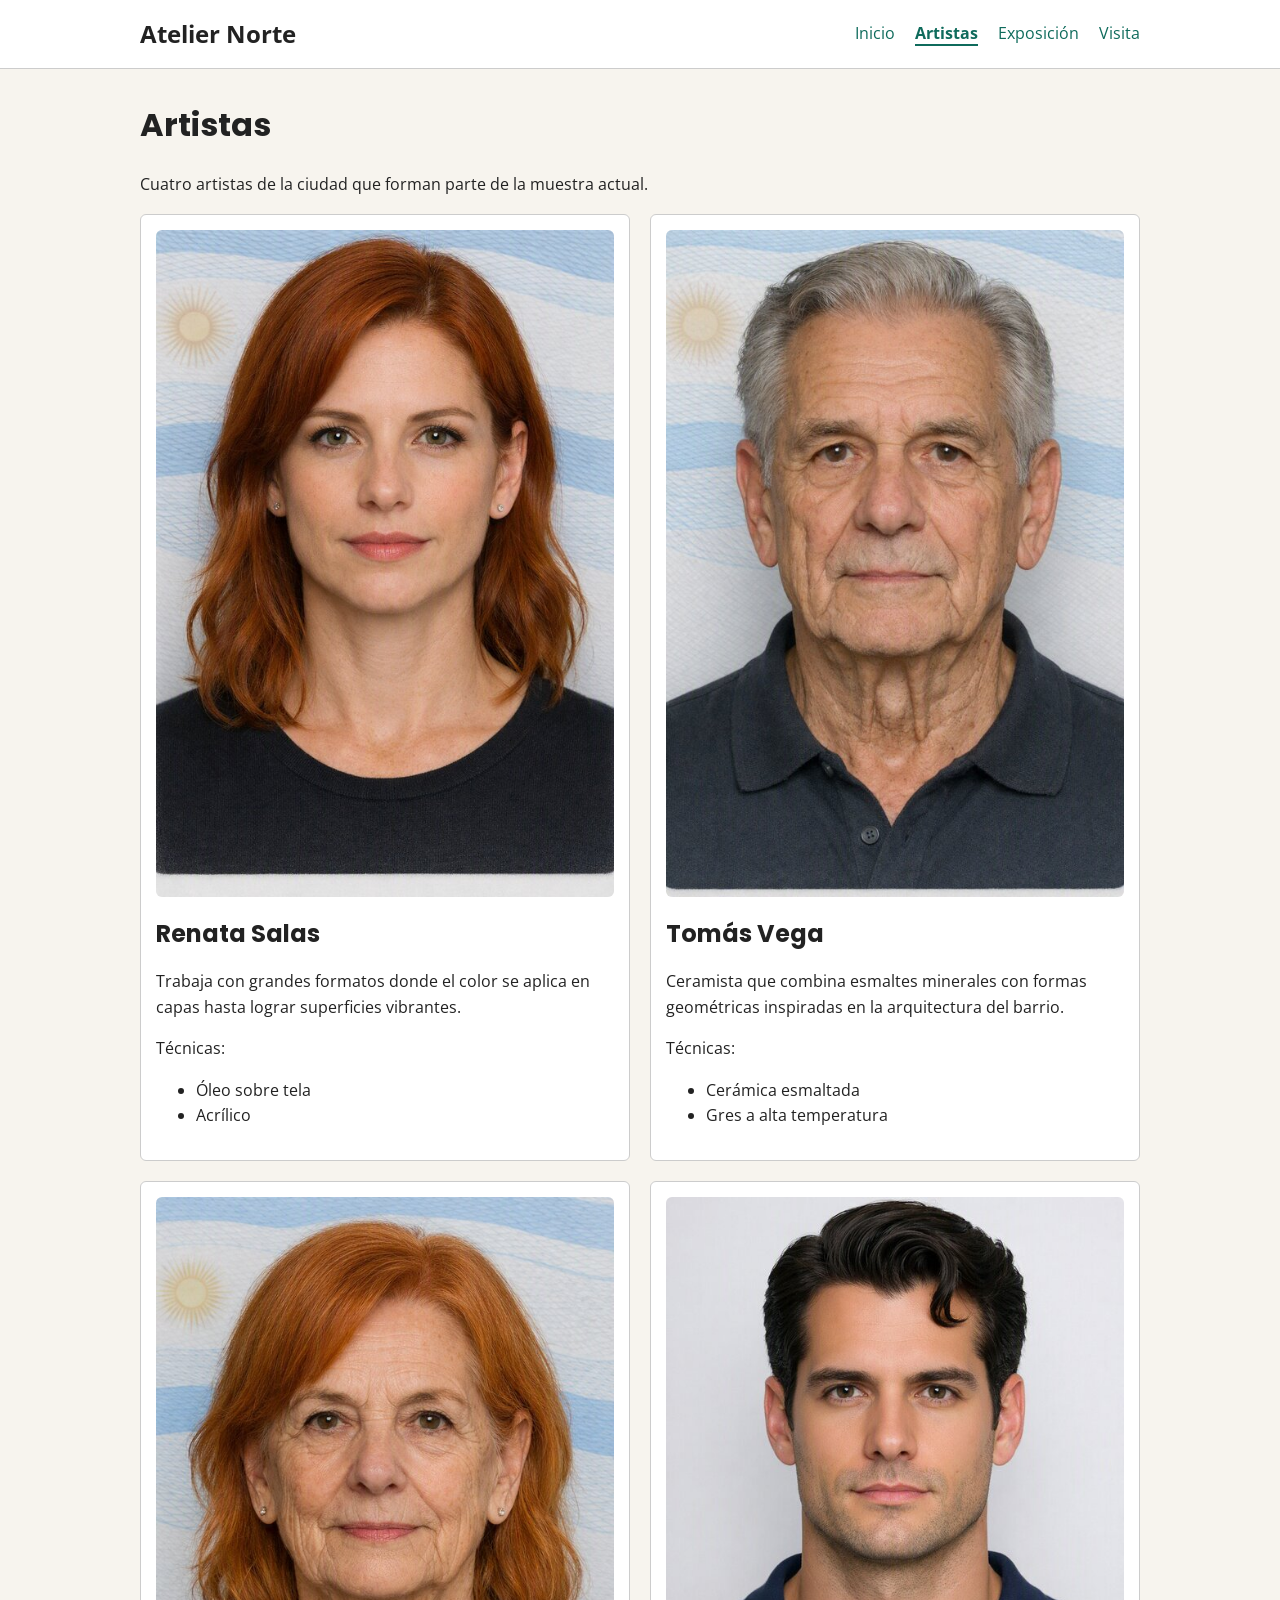
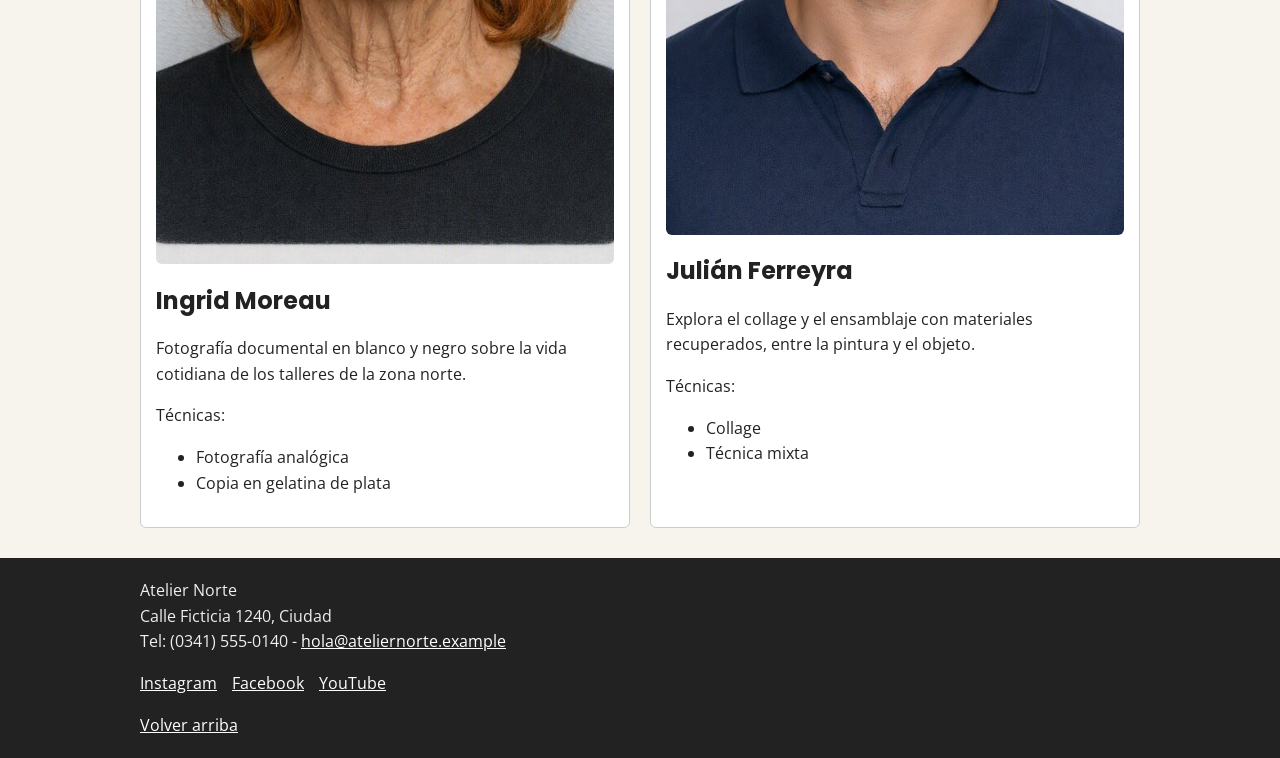
<file: atelier-norte/artistas.html>
<!DOCTYPE html>
<html lang="es">
<head>
  <meta charset="UTF-8">
  <meta name="viewport" content="width=device-width, initial-scale=1.0">
  <title>Atelier Norte - Artistas</title>
  <link rel="icon" href="img/favicon.svg">
  <link href="https://fonts.googleapis.com/css2?family=Open+Sans&family=Poppins:wght@600&display=swap" rel="stylesheet">
  <link rel="stylesheet" href="css/estilos.css">
</head>
<body id="arriba">

  <header>
    <div class="contenedor barra">
      <div class="logo"><a href="index.html">Atelier Norte</a></div>
      <nav>
        <ul>
          <li><a href="index.html">Inicio</a></li>
          <li><a href="artistas.html" class="actual">Artistas</a></li>
          <li><a href="exposicion.html">Exposición</a></li>
          <li><a href="visita.html">Visita</a></li>
        </ul>
      </nav>
    </div>
  </header>

  <main class="contenedor">
    <h1 class="titulo">Artistas</h1>
    <p>Cuatro artistas de la ciudad que forman parte de la muestra actual.</p>

    <div class="artistas">

      <article class="artista">
        <img src="img/artista-1.jpg" alt="Retrato de la pintora Renata Salas">
        <h2>Renata Salas</h2>
        <p>Trabaja con grandes formatos donde el color se aplica en capas hasta lograr superficies vibrantes.</p>
        <p>Técnicas:</p>
        <ul>
          <li>Óleo sobre tela</li>
          <li>Acrílico</li>
        </ul>
      </article>

      <article class="artista">
        <img src="img/artista-2.jpg" alt="Retrato del ceramista Tomás Vega">
        <h2>Tomás Vega</h2>
        <p>Ceramista que combina esmaltes minerales con formas geométricas inspiradas en la arquitectura del barrio.</p>
        <p>Técnicas:</p>
        <ul>
          <li>Cerámica esmaltada</li>
          <li>Gres a alta temperatura</li>
        </ul>
      </article>

      <article class="artista">
        <img src="img/artista-3.jpg" alt="Retrato de la fotógrafa Ingrid Moreau">
        <h2>Ingrid Moreau</h2>
        <p>Fotografía documental en blanco y negro sobre la vida cotidiana de los talleres de la zona norte.</p>
        <p>Técnicas:</p>
        <ul>
          <li>Fotografía analógica</li>
          <li>Copia en gelatina de plata</li>
        </ul>
      </article>

      <article class="artista">
        <img src="img/artista-4.jpg" alt="Retrato del artista Julián Ferreyra">
        <h2>Julián Ferreyra</h2>
        <p>Explora el collage y el ensamblaje con materiales recuperados, entre la pintura y el objeto.</p>
        <p>Técnicas:</p>
        <ul>
          <li>Collage</li>
          <li>Técnica mixta</li>
        </ul>
      </article>

    </div>
  </main>

  <footer>
    <div class="contenedor">
      <address>
        Atelier Norte<br>
        Calle Ficticia 1240, Ciudad<br>
        Tel: (0341) 555-0140 - <a href="mailto:hola@ateliernorte.example">hola@ateliernorte.example</a>
      </address>
      <ul class="redes">
        <li><a href="https://www.instagram.com/" target="_blank" rel="noopener">Instagram</a></li>
        <li><a href="https://www.facebook.com/" target="_blank" rel="noopener">Facebook</a></li>
        <li><a href="https://www.youtube.com/" target="_blank" rel="noopener">YouTube</a></li>
      </ul>
      <a href="#arriba">Volver arriba</a>
    </div>
  </footer>

  <!-- las fotos de los artistas son imagenes generadas con inteligencia artificial -->
</body>
</html>
</file>
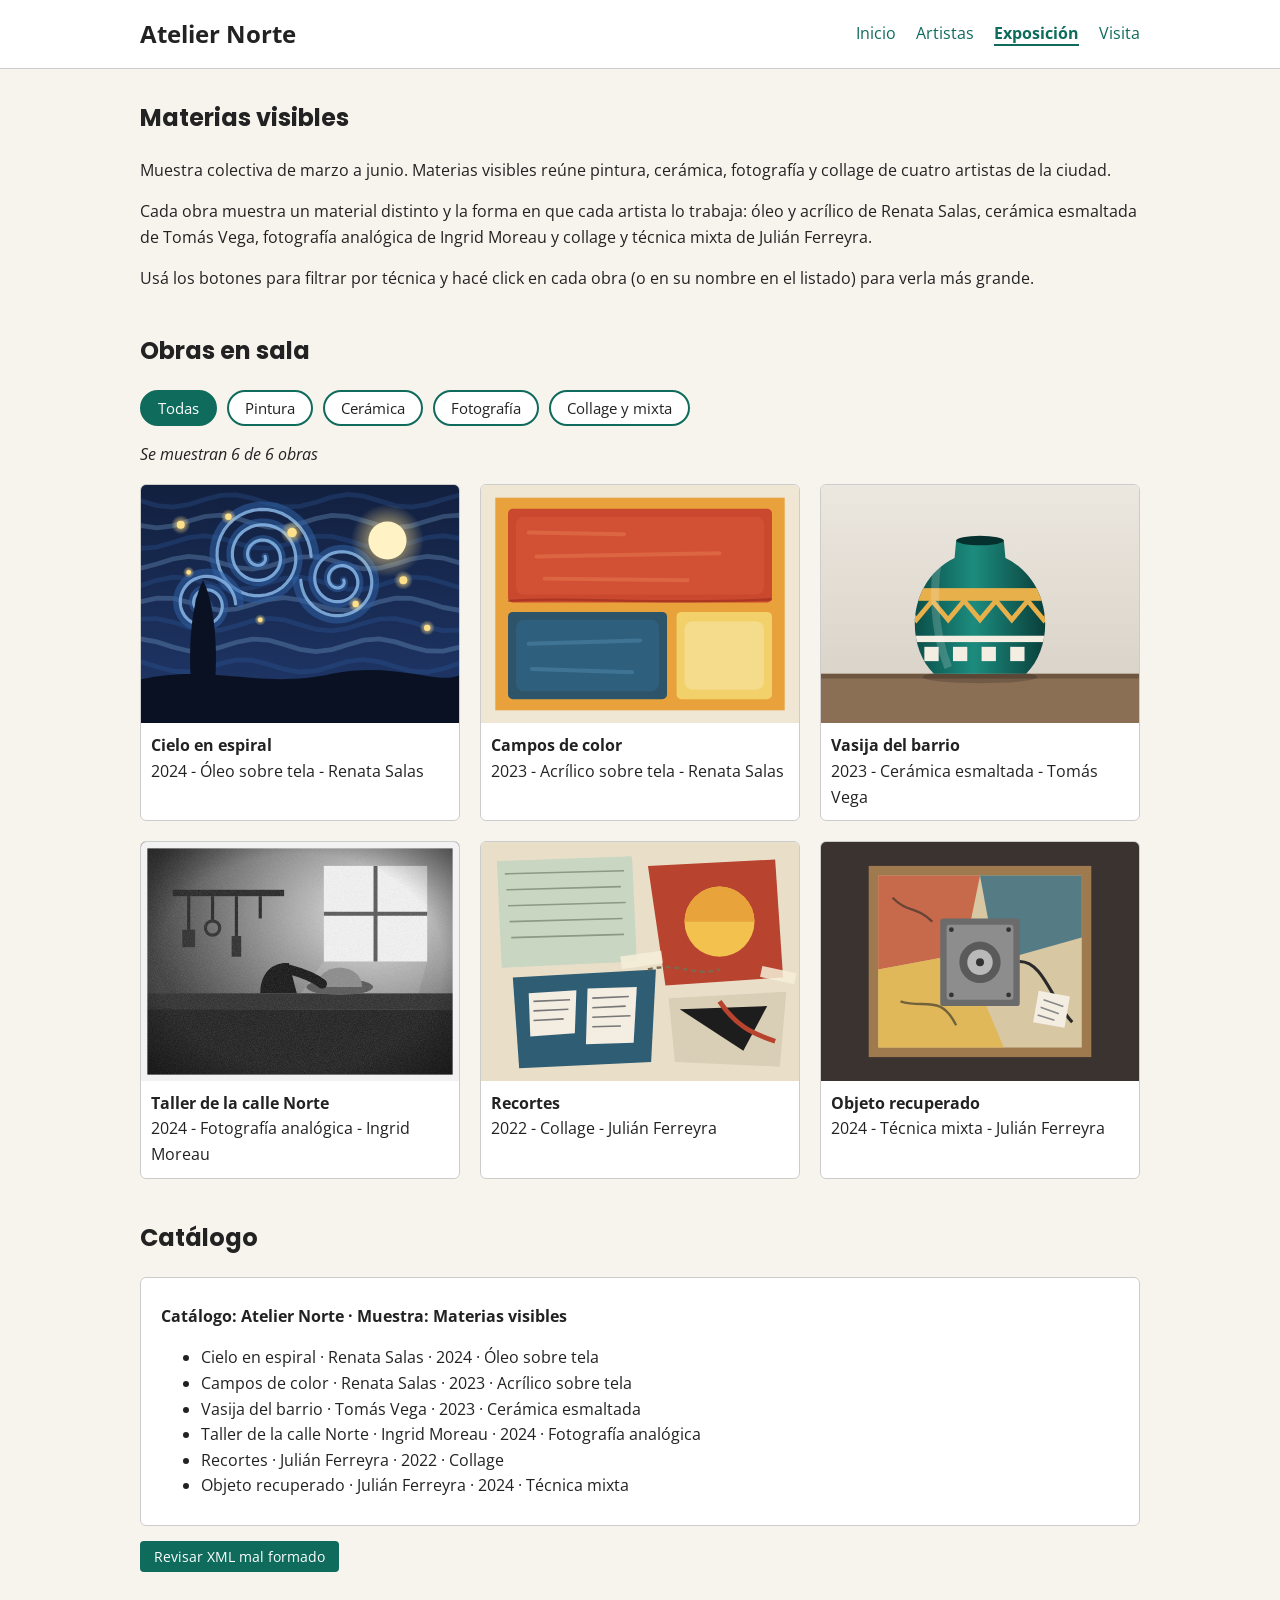
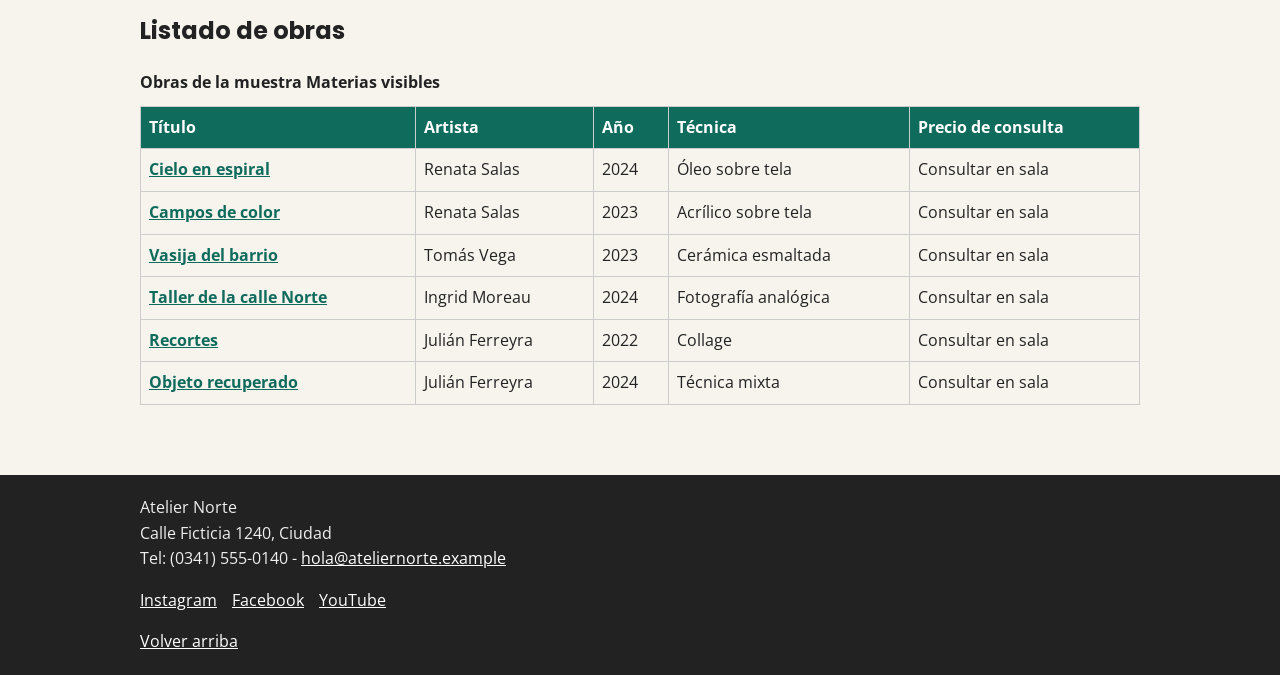
<file: atelier-norte/exposicion.html>
<!DOCTYPE html>
<html lang="es">
<head>
  <meta charset="UTF-8">
  <meta name="viewport" content="width=device-width, initial-scale=1.0">
  <title>Atelier Norte - Exposición</title>
  <link rel="icon" href="img/favicon.svg">
  <link href="https://fonts.googleapis.com/css2?family=Open+Sans&family=Poppins:wght@600&display=swap" rel="stylesheet">
  <link rel="stylesheet" href="css/estilos.css">
</head>
<body id="arriba">

  <header>
    <div class="contenedor barra">
      <div class="logo"><a href="index.html">Atelier Norte</a></div>
      <nav>
        <ul>
          <li><a href="index.html">Inicio</a></li>
          <li><a href="artistas.html">Artistas</a></li>
          <li><a href="exposicion.html" class="actual">Exposición</a></li>
          <li><a href="visita.html">Visita</a></li>
        </ul>
      </nav>
    </div>
  </header>

  <main class="contenedor">

    <!-- texto de la exposicion -->
    <section>
      <h1 class="titulo">Materias visibles</h1>
      <p>Muestra colectiva de marzo a junio. Materias visibles reúne pintura, cerámica, fotografía y collage de cuatro artistas de la ciudad.</p>
      <p>Cada obra muestra un material distinto y la forma en que cada artista lo trabaja: óleo y acrílico de Renata Salas, cerámica esmaltada de Tomás Vega, fotografía analógica de Ingrid Moreau y collage y técnica mixta de Julián Ferreyra.</p>
      <p>Usá los botones para filtrar por técnica y hacé click en cada obra (o en su nombre en el listado) para verla más grande.</p>
    </section>

    <!-- galeria de obras -->
    <section id="galeria">
      <h2>Obras en sala</h2>

      <!-- barra de filtros (la maneja catalogo.js) -->
      <div class="filtros">
        <button type="button" class="filtro filtro-activo" data-filtro="todas">Todas</button>
        <button type="button" class="filtro" data-filtro="pintura">Pintura</button>
        <button type="button" class="filtro" data-filtro="ceramica">Cerámica</button>
        <button type="button" class="filtro" data-filtro="fotografia">Fotografía</button>
        <button type="button" class="filtro" data-filtro="collage">Collage y mixta</button>
      </div>
      <p id="resultado-filtro" class="resultado"></p>

      <div class="galeria">

        <figure data-tecnica="pintura">
          <a href="#obra1"><img src="img/obra-1.svg" alt="Pintura al óleo de un cielo nocturno en espiral con un ciprés y colinas"></a>
          <figcaption><strong>Cielo en espiral</strong><br>2024 - Óleo sobre tela - Renata Salas</figcaption>
        </figure>

        <figure data-tecnica="pintura">
          <a href="#obra2"><img src="img/obra-2.svg" alt="Pintura acrílica abstracta con bloques de rojo, azul y amarillo en capas"></a>
          <figcaption><strong>Campos de color</strong><br>2023 - Acrílico sobre tela - Renata Salas</figcaption>
        </figure>

        <figure data-tecnica="ceramica">
          <a href="#obra3"><img src="img/obra-3.svg" alt="Vasija de cerámica con esmalte verde y guardas geométricas doradas y blancas"></a>
          <figcaption><strong>Vasija del barrio</strong><br>2023 - Cerámica esmaltada - Tomás Vega</figcaption>
        </figure>

        <figure data-tecnica="fotografia">
          <a href="#obra4"><img src="img/obra-4.svg" alt="Fotografía en blanco y negro del interior de un taller con herramientas colgadas y una ventana"></a>
          <figcaption><strong>Taller de la calle Norte</strong><br>2024 - Fotografía analógica - Ingrid Moreau</figcaption>
        </figure>

        <figure data-tecnica="collage">
          <a href="#obra5"><img src="img/obra-5.svg" alt="Collage de papeles recortados de colores, páginas de diario y formas geométricas"></a>
          <figcaption><strong>Recortes</strong><br>2022 - Collage - Julián Ferreyra</figcaption>
        </figure>

        <figure data-tecnica="collage">
          <a href="#obra6"><img src="img/obra-6.svg" alt="Obra de técnica mixta con un parlante viejo montado sobre un fondo pintado"></a>
          <figcaption><strong>Objeto recuperado</strong><br>2024 - Técnica mixta - Julián Ferreyra</figcaption>
        </figure>

      </div>
    </section>

    <!-- catalogo cargado desde data/obras.xml -->
    <section>
      <h2>Catálogo</h2>
      <div id="catalogo-xml" class="catalogo">Cargando catálogo...</div>
      <button type="button" id="revisar-xml" class="boton boton-chico">Revisar XML mal formado</button>
      <p id="prueba-xml"></p>
    </section>

    <!-- tabla con los datos de las obras -->
    <section>
      <h2>Listado de obras</h2>
      <table>
        <caption>Obras de la muestra Materias visibles</caption>
        <thead>
          <tr>
            <th scope="col">Título</th>
            <th scope="col">Artista</th>
            <th scope="col">Año</th>
            <th scope="col">Técnica</th>
            <th scope="col">Precio de consulta</th>
          </tr>
        </thead>
        <tbody>
          <tr>
            <th scope="row"><a href="#obra1">Cielo en espiral</a></th>
            <td>Renata Salas</td>
            <td>2024</td>
            <td>Óleo sobre tela</td>
            <td>Consultar en sala</td>
          </tr>
          <tr>
            <th scope="row"><a href="#obra2">Campos de color</a></th>
            <td>Renata Salas</td>
            <td>2023</td>
            <td>Acrílico sobre tela</td>
            <td>Consultar en sala</td>
          </tr>
          <tr>
            <th scope="row"><a href="#obra3">Vasija del barrio</a></th>
            <td>Tomás Vega</td>
            <td>2023</td>
            <td>Cerámica esmaltada</td>
            <td>Consultar en sala</td>
          </tr>
          <tr>
            <th scope="row"><a href="#obra4">Taller de la calle Norte</a></th>
            <td>Ingrid Moreau</td>
            <td>2024</td>
            <td>Fotografía analógica</td>
            <td>Consultar en sala</td>
          </tr>
          <tr>
            <th scope="row"><a href="#obra5">Recortes</a></th>
            <td>Julián Ferreyra</td>
            <td>2022</td>
            <td>Collage</td>
            <td>Consultar en sala</td>
          </tr>
          <tr>
            <th scope="row"><a href="#obra6">Objeto recuperado</a></th>
            <td>Julián Ferreyra</td>
            <td>2024</td>
            <td>Técnica mixta</td>
            <td>Consultar en sala</td>
          </tr>
        </tbody>
      </table>
    </section>

    <!-- ventanas para agrandar las obras (sin javascript, con :target) -->
    <div id="obra1" class="modal">
      <a href="#" class="cerrar">X</a>
      <img src="img/obra-1.svg" alt="Cielo en espiral">
    </div>
    <div id="obra2" class="modal">
      <a href="#" class="cerrar">X</a>
      <img src="img/obra-2.svg" alt="Campos de color">
    </div>
    <div id="obra3" class="modal">
      <a href="#" class="cerrar">X</a>
      <img src="img/obra-3.svg" alt="Vasija del barrio">
    </div>
    <div id="obra4" class="modal">
      <a href="#" class="cerrar">X</a>
      <img src="img/obra-4.svg" alt="Taller de la calle Norte">
    </div>
    <div id="obra5" class="modal">
      <a href="#" class="cerrar">X</a>
      <img src="img/obra-5.svg" alt="Recortes">
    </div>
    <div id="obra6" class="modal">
      <a href="#" class="cerrar">X</a>
      <img src="img/obra-6.svg" alt="Objeto recuperado">
    </div>

  </main>

  <footer>
    <div class="contenedor">
      <address>
        Atelier Norte<br>
        Calle Ficticia 1240, Ciudad<br>
        Tel: (0341) 555-0140 - <a href="mailto:hola@ateliernorte.example">hola@ateliernorte.example</a>
      </address>
      <ul class="redes">
        <li><a href="https://www.instagram.com/" target="_blank" rel="noopener">Instagram</a></li>
        <li><a href="https://www.facebook.com/" target="_blank" rel="noopener">Facebook</a></li>
        <li><a href="https://www.youtube.com/" target="_blank" rel="noopener">YouTube</a></li>
      </ul>
      <a href="#arriba">Volver arriba</a>
    </div>
  </footer>

  <script src="js/catalogo.js"></script>

  <!-- las obras son dibujos hechos con inteligencia artificial -->
</body>
</html>
</file>
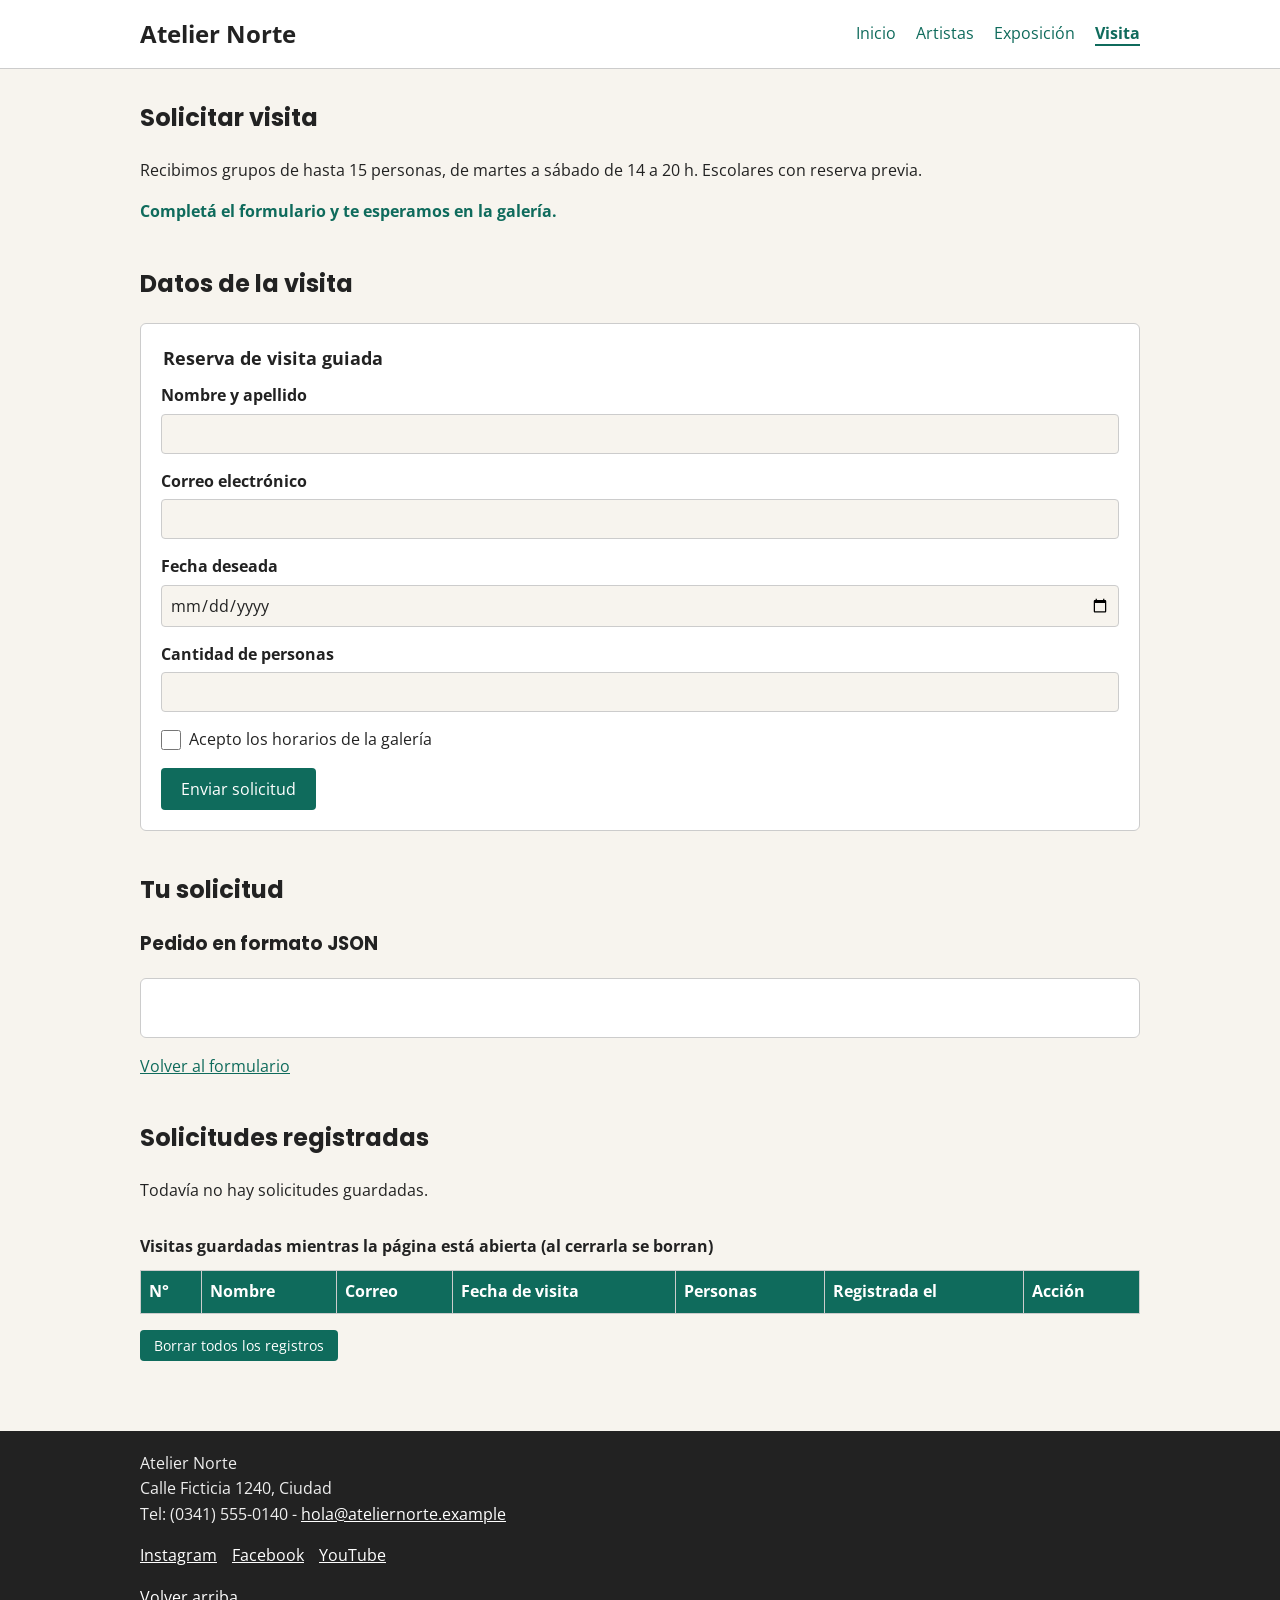
<file: atelier-norte/visita.html>
<!DOCTYPE html>
<html lang="es">
<head>
  <meta charset="UTF-8">
  <meta name="viewport" content="width=device-width, initial-scale=1.0">
  <title>Atelier Norte - Solicitar visita</title>
  <link rel="icon" href="img/favicon.svg">
  <link href="https://fonts.googleapis.com/css2?family=Open+Sans&family=Poppins:wght@600&display=swap" rel="stylesheet">
  <link rel="stylesheet" href="css/estilos.css">
</head>
<body id="arriba">

  <header>
    <div class="contenedor barra">
      <div class="logo"><a href="index.html">Atelier Norte</a></div>
      <nav>
        <ul>
          <li><a href="index.html">Inicio</a></li>
          <li><a href="artistas.html">Artistas</a></li>
          <li><a href="exposicion.html">Exposición</a></li>
          <li><a href="visita.html" class="actual">Visita</a></li>
        </ul>
      </nav>
    </div>
  </header>

  <main class="contenedor">

    <section>
      <h1 class="titulo">Solicitar visita</h1>
      <p>Recibimos grupos de hasta 15 personas, de martes a sábado de 14 a 20 h. Escolares con reserva previa.</p>
      <!-- aca el script pone el saludo si ya hay cookie -->
      <p id="saludo-cookie" class="saludo"></p>
    </section>

    <!-- formulario de visita (lo valida visita.js) -->
    <section id="formulario">
      <h2>Datos de la visita</h2>
      <form id="form-visita" action="#" method="post" novalidate>
        <fieldset>
          <legend>Reserva de visita guiada</legend>

          <label for="nombre">Nombre y apellido</label>
          <input type="text" id="nombre" name="nombre">

          <label for="correo">Correo electrónico</label>
          <input type="email" id="correo" name="correo">

          <label for="fecha">Fecha deseada</label>
          <input type="date" id="fecha" name="fecha">

          <label for="personas">Cantidad de personas</label>
          <input type="number" id="personas" name="personas" min="1" max="15">

          <div class="check">
            <input type="checkbox" id="horarios" name="horarios">
            <label for="horarios">Acepto los horarios de la galería</label>
          </div>

          <button type="submit" class="boton">Enviar solicitud</button>
        </fieldset>
      </form>
    </section>

    <!-- resultado: lo escribe el script -->
    <section>
      <h2>Tu solicitud</h2>
      <div id="confirmacion" class="confirmacion"></div>
      <h3>Pedido en formato JSON</h3>
      <pre id="pedido-json"></pre>
      <p><a href="#formulario">Volver al formulario</a></p>
    </section>

    <!-- mini base de datos: las solicitudes se guardan en sessionStorage (se borran al cerrar la pestaña) -->
    <section id="registros">
      <h2>Solicitudes registradas</h2>
      <p id="total-registros"></p>
      <div class="tabla-scroll">
      <table>
        <caption>Visitas guardadas mientras la página está abierta (al cerrarla se borran)</caption>
        <thead>
          <tr>
            <th scope="col">N°</th>
            <th scope="col">Nombre</th>
            <th scope="col">Correo</th>
            <th scope="col">Fecha de visita</th>
            <th scope="col">Personas</th>
            <th scope="col">Registrada el</th>
            <th scope="col">Acción</th>
          </tr>
        </thead>
        <tbody id="tabla-registros"></tbody>
      </table>
      </div>
      <p><button type="button" id="borrar-todo" class="boton boton-chico">Borrar todos los registros</button></p>
    </section>

  </main>

  <footer>
    <div class="contenedor">
      <address>
        Atelier Norte<br>
        Calle Ficticia 1240, Ciudad<br>
        Tel: (0341) 555-0140 - <a href="mailto:hola@ateliernorte.example">hola@ateliernorte.example</a>
      </address>
      <ul class="redes">
        <li><a href="https://www.instagram.com/" target="_blank" rel="noopener">Instagram</a></li>
        <li><a href="https://www.facebook.com/" target="_blank" rel="noopener">Facebook</a></li>
        <li><a href="https://www.youtube.com/" target="_blank" rel="noopener">YouTube</a></li>
      </ul>
      <a href="#arriba">Volver arriba</a>
    </div>
  </footer>

  <script src="js/visita.js"></script>
</body>
</html>
</file>
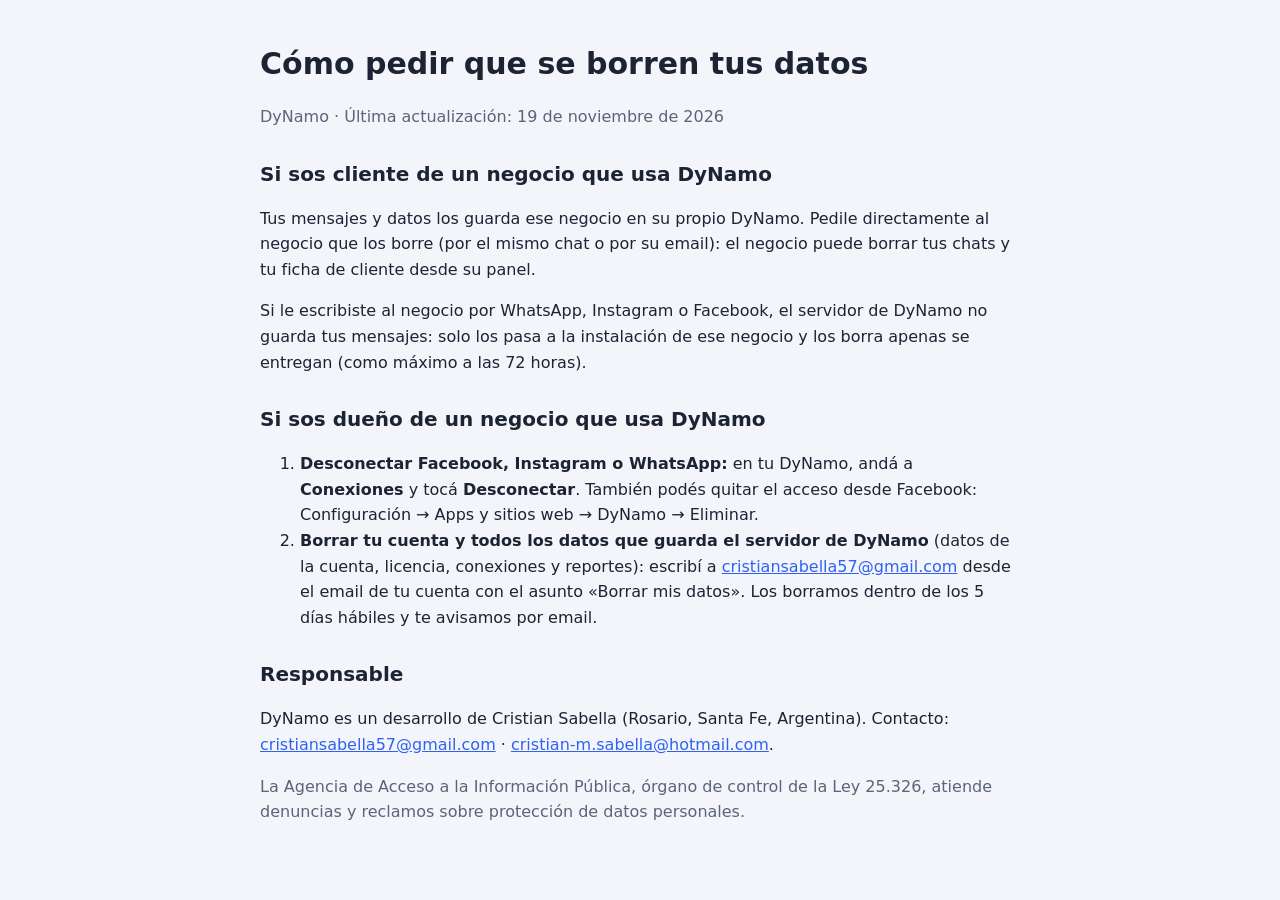
<file: dynamo/eliminar-datos.html>
<!doctype html>
<html lang="es">
<head>
<meta charset="utf-8">
<meta name="viewport" content="width=device-width,initial-scale=1">
<title>Eliminación de datos · DyNamo</title>
<style>
body{margin:0;font:16px/1.6 system-ui,sans-serif;background:#f3f5fb;color:#1c2333}
main{max-width:760px;margin:0 auto;padding:40px 22px}
h1{font-size:30px;margin:0 0 6px}h2{font-size:20px;margin:28px 0 6px}a{color:#2f62f2}.suave{color:#5b6478}
</style>
</head>
<body><main>
<h1>Cómo pedir que se borren tus datos</h1>
<p class="suave">DyNamo · Última actualización: 19 de noviembre de 2026</p>

<h2>Si sos cliente de un negocio que usa DyNamo</h2>
<p>Tus mensajes y datos los guarda ese negocio en su propio DyNamo. Pedile directamente al negocio que los borre (por el mismo chat o por su email): el negocio puede borrar tus chats y tu ficha de cliente desde su panel.</p>
<p>Si le escribiste al negocio por WhatsApp, Instagram o Facebook, el servidor de DyNamo no guarda tus mensajes: solo los pasa a la instalación de ese negocio y los borra apenas se entregan (como máximo a las 72 horas).</p>

<h2>Si sos dueño de un negocio que usa DyNamo</h2>
<ol>
<li><b>Desconectar Facebook, Instagram o WhatsApp:</b> en tu DyNamo, andá a <b>Conexiones</b> y tocá <b>Desconectar</b>. También podés quitar el acceso desde Facebook: Configuración → Apps y sitios web → DyNamo → Eliminar.</li>
<li><b>Borrar tu cuenta y todos los datos que guarda el servidor de DyNamo</b> (datos de la cuenta, licencia, conexiones y reportes): escribí a <a href="mailto:cristiansabella57@gmail.com">cristiansabella57@gmail.com</a> desde el email de tu cuenta con el asunto «Borrar mis datos». Los borramos dentro de los 5 días hábiles y te avisamos por email.</li>
</ol>

<h2>Responsable</h2>
<p>DyNamo es un desarrollo de Cristian Sabella (Rosario, Santa Fe, Argentina). Contacto: <a href="mailto:cristiansabella57@gmail.com">cristiansabella57@gmail.com</a> · <a href="mailto:cristian-m.sabella@hotmail.com">cristian-m.sabella@hotmail.com</a>.</p>
<p class="suave">La Agencia de Acceso a la Información Pública, órgano de control de la Ley 25.326, atiende denuncias y reclamos sobre protección de datos personales.</p>
</main></body>
</html>
</file>
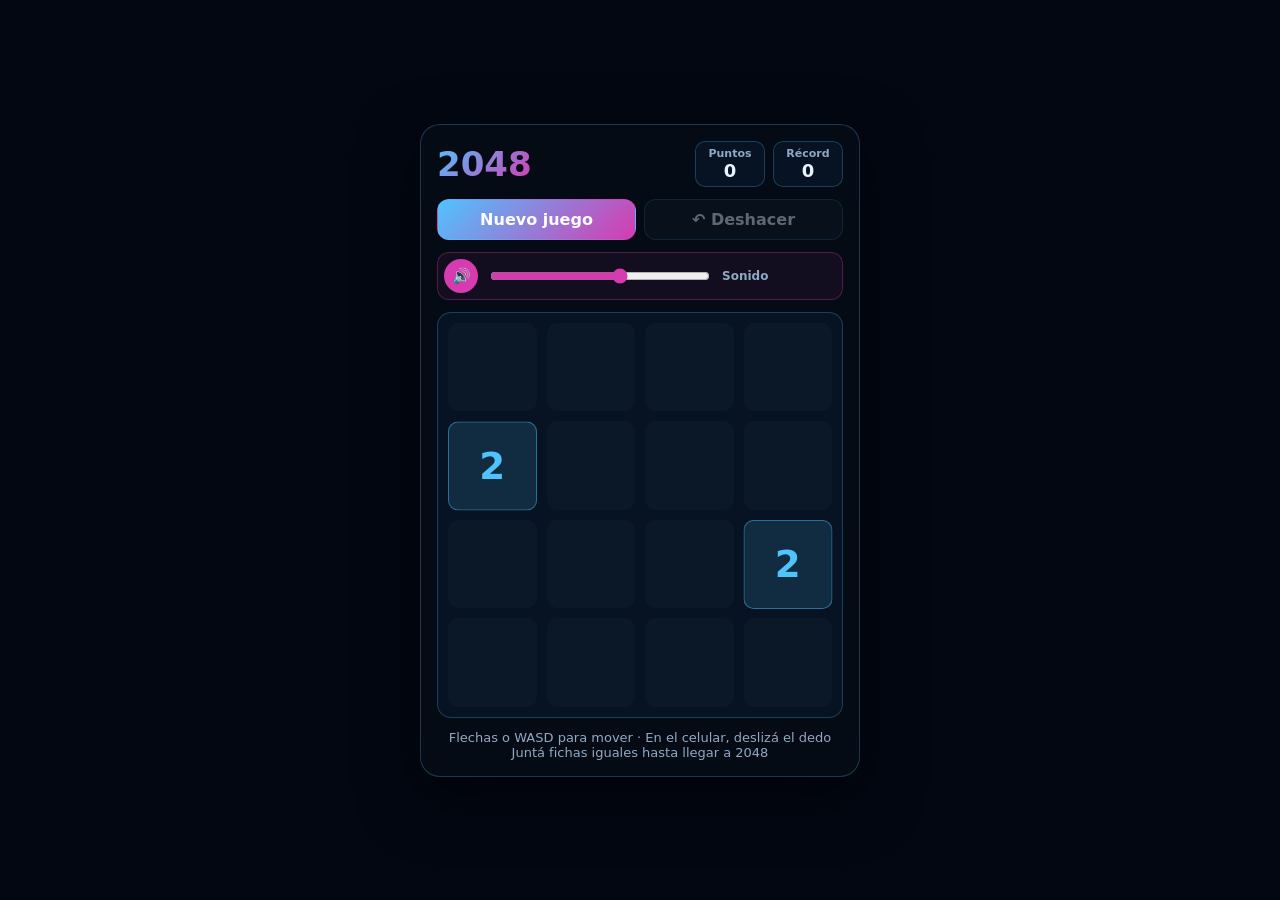
<file: juegos/2048.html>
<!DOCTYPE html>
<html lang="es">
<head>
<meta charset="UTF-8">
<meta name="viewport" content="width=device-width, initial-scale=1.0, maximum-scale=1">
<title>2048 | Cristian Sabella</title>
<style>
  :root {
    --bg: #020712; --panel: #050b14; --celda: #0b1828; --line: rgba(79,195,255,.25);
    --blue: #4fc3ff; --pink: #d63bb0; --violeta: #8b5cf6; --text: #e6f4ff; --muted: #8fa9c4;
  }
  * { box-sizing: border-box; }
  body { margin: 0; min-height: 100vh; background: var(--bg); color: var(--text); font-family: Inter, system-ui, -apple-system, sans-serif; display: grid; place-items: center; padding: 16px; }
  .juego { width: min(440px, 100%); background: var(--panel); border: 1px solid var(--line); border-radius: 20px; padding: 16px; box-shadow: 0 20px 60px rgba(0,0,0,.6); }
  .arriba { display: flex; align-items: center; gap: 10px; margin-bottom: 12px; }
  h1 { margin: 0; font-size: 34px; font-weight: 800; background: linear-gradient(135deg, var(--blue), var(--pink)); -webkit-background-clip: text; background-clip: text; color: transparent; }
  .datos { margin-left: auto; display: flex; gap: 8px; }
  .dato { background: #071222; border: 1px solid var(--line); border-radius: 10px; padding: 5px 12px; text-align: center; min-width: 70px; }
  .dato small { display: block; color: var(--muted); font-size: 11px; font-weight: 600; }
  .dato b { font-size: 18px; }
  .barra { display: flex; gap: 8px; margin-bottom: 12px; }
  .btn { flex: 1; padding: 10px 0; border-radius: 12px; border: 1px solid rgba(79,195,255,.3); background: rgba(79,195,255,.08); color: var(--text); font: inherit; font-weight: 700; cursor: pointer; }
  .btn.main { background: linear-gradient(135deg, var(--blue), var(--pink)); border-color: transparent; color: #fff; }
  .btn:disabled { opacity: .4; cursor: default; }
  .sonido { display: flex; align-items: center; gap: 10px; margin-bottom: 12px; padding: 6px 12px 6px 6px; border-radius: 12px; background: rgba(214,59,176,.07); border: 1px solid rgba(214,59,176,.3); }
  .sonido button { width: 34px; height: 34px; flex: none; border-radius: 50%; border: 0; background: var(--pink); color: #fff; font-size: 15px; cursor: pointer; }
  .sonido button.mudo { background: rgba(255,255,255,.12); color: var(--muted); }
  .sonido input { flex: 1; max-width: 220px; accent-color: var(--pink); }
  .sonido span { color: var(--muted); font-size: 12px; font-weight: 600; }
  .tablero { position: relative; width: 100%; aspect-ratio: 1; background: #071222; border: 1px solid var(--line); border-radius: 14px; padding: var(--gap); --gap: 10px; touch-action: none; user-select: none; -webkit-user-select: none; }
  .fondo { display: grid; grid-template-columns: repeat(4, 1fr); gap: var(--gap); width: 100%; height: 100%; }
  .fondo div { background: var(--celda); border-radius: 10px; }
  .fichas { position: absolute; inset: var(--gap); }
  .ficha { position: absolute; width: calc((100% - 3 * var(--gap)) / 4); height: calc((100% - 3 * var(--gap)) / 4); border-radius: 10px; display: grid; place-items: center; font-weight: 800; transition: transform .11s ease-in-out; will-change: transform; }
  .ficha span { display: grid; place-items: center; width: 100%; height: 100%; border-radius: 10px; }
  .ficha.sale { opacity: 0; transition: transform .11s ease-in-out, opacity 0s .11s; }
  .ficha.nueva span { animation: aparecer .18s ease-out; }
  .ficha.junta span { animation: pop .2s ease-out; }
  @keyframes aparecer { from { transform: scale(0); } to { transform: scale(1); } }
  @keyframes pop { 0% { transform: scale(1); } 50% { transform: scale(1.18); } 100% { transform: scale(1); } }
  .cartel { position: absolute; inset: 0; border-radius: 14px; background: rgba(2,7,18,.8); display: grid; place-content: center; text-align: center; gap: 6px; }
  .cartel[hidden] { display: none; }
  .cartel h2 { margin: 0; font-size: 34px; font-weight: 800; text-shadow: 0 0 18px rgba(214,59,176,.8); }
  .cartel p { margin: 0 0 10px; color: var(--muted); }
  .cartel .fila { display: flex; gap: 8px; justify-content: center; }
  .cartel .btn { flex: none; padding: 10px 18px; }
  .ayuda { text-align: center; color: var(--muted); font-size: 13px; margin-top: 12px; }
  /* Dentro de la ventana de juegos del portfolio: sin marco propio */
  html.embed body { padding: 0; min-height: 0; display: block; background: transparent; }
  html.embed .juego { width: 100%; border: 0; box-shadow: none; padding: 0; background: transparent; }
  html.embed .arriba h1 { display: none; }
  html.embed .datos { margin-left: 0; width: 100%; }
  html.embed .dato { flex: 1; }
</style>
<script>
// Si el juego está metido dentro del portfolio, avisa su alto y escucha la pausa
window.juegoPausado = false;
if (window.self !== window.top) {
  document.documentElement.classList.add('embed');
  addEventListener('message', e => { if (e.data && 'juegoPausa' in e.data) window.juegoPausado = !!e.data.juegoPausa; });
  addEventListener('keydown', e => { if (e.key === 'Escape') parent.postMessage({ juegoCerrar: true }, '*'); });
  addEventListener('load', () => {
    const avisar = () => parent.postMessage({ juegoAlto: document.documentElement.scrollHeight, juego: location.pathname.split('/').pop() }, '*');
    new ResizeObserver(avisar).observe(document.body); avisar();
  });
}
</script>
</head>
<body>
<div class="juego">
  <div class="arriba">
    <h1>2048</h1>
    <div class="datos">
      <div class="dato"><small>Puntos</small><b id="puntos">0</b></div>
      <div class="dato"><small>Récord</small><b id="record">0</b></div>
    </div>
  </div>
  <div class="barra">
    <button class="btn main" id="nuevo">Nuevo juego</button>
    <button class="btn" id="deshacer" disabled>↶ Deshacer</button>
  </div>
  <div class="sonido">
    <button id="mudo" aria-label="Silenciar">🔊</button>
    <input type="range" id="vol" min="0" max="100" aria-label="Volumen">
    <span>Sonido</span>
  </div>
  <div class="tablero" id="tablero">
    <div class="fondo">
      <div></div><div></div><div></div><div></div><div></div><div></div><div></div><div></div>
      <div></div><div></div><div></div><div></div><div></div><div></div><div></div><div></div>
    </div>
    <div class="fichas" id="fichas"></div>
    <div class="cartel" id="cartel" hidden></div>
  </div>
  <div class="ayuda">Flechas o WASD para mover · En el celular, deslizá el dedo<br>Juntá fichas iguales hasta llegar a 2048</div>
</div>

<script>
(function () {
  const N = 4;
  const elFichas = document.getElementById('fichas'), elTablero = document.getElementById('tablero');
  const elPuntos = document.getElementById('puntos'), elRecord = document.getElementById('record');
  const elCartel = document.getElementById('cartel'), btnDeshacer = document.getElementById('deshacer');

  // ---------- Guardado (solo en este navegador) ----------
  function leer(k, def) { try { const v = localStorage.getItem(k); return v === null ? def : JSON.parse(v); } catch (e) { return def; } }
  function guardar(k, v) { try { localStorage.setItem(k, JSON.stringify(v)); } catch (e) {} }

  // ---------- Sonido (Web Audio, sin archivos) ----------
  const conf = leer('sonido-2048', { vol: 0.6, mudo: false });
  let ctx = null, salida = null;
  function audio() {
    if (!ctx) { const AC = window.AudioContext || window.webkitAudioContext; if (!AC) return null; ctx = new AC(); salida = ctx.createGain(); salida.connect(ctx.destination); }
    if (ctx.state === 'suspended') ctx.resume();
    salida.gain.value = conf.mudo ? 0 : conf.vol;
    return ctx;
  }
  function tono(f, dur, o = {}) {
    if (conf.mudo || conf.vol <= 0 || !audio()) return;
    const t = ctx.currentTime + (o.retraso || 0), osc = ctx.createOscillator(), g = ctx.createGain();
    osc.type = o.tipo || 'triangle'; osc.frequency.setValueAtTime(f, t);
    if (o.f2) osc.frequency.exponentialRampToValueAtTime(o.f2, t + dur);
    g.gain.setValueAtTime(0.0001, t); g.gain.exponentialRampToValueAtTime(o.vol || 0.2, t + 0.008); g.gain.exponentialRampToValueAtTime(0.0001, t + dur);
    osc.connect(g); g.connect(salida); osc.start(t); osc.stop(t + dur + 0.02);
  }
  const sonido = {
    mover: () => tono(220, 0.06, { f2: 180, vol: 0.08 }),
    juntar: valor => { const nota = 330 * Math.pow(2, Math.min(Math.log2(valor), 14) / 6); tono(nota, 0.12, { vol: 0.18 }); tono(nota * 1.5, 0.1, { vol: 0.08, tipo: 'sine', retraso: 0.03 }); },
    ganar: () => [523, 659, 784, 1047, 1319].forEach((f, i) => tono(f, 0.2, { retraso: i * 0.09, vol: 0.2 })),
    perder: () => [392, 330, 262, 196].forEach((f, i) => tono(f, 0.25, { retraso: i * 0.15, vol: 0.18 })),
    empezar: () => [392, 523].forEach((f, i) => tono(f, 0.12, { retraso: i * 0.08, vol: 0.15 }))
  };
  const btnMudo = document.getElementById('mudo'), inVol = document.getElementById('vol');
  function mostrarSonido() {
    const apagado = conf.mudo || conf.vol <= 0;
    inVol.value = Math.round(conf.vol * 100);
    btnMudo.textContent = apagado ? '🔇' : conf.vol < 0.4 ? '🔉' : '🔊';
    btnMudo.classList.toggle('mudo', apagado);
    if (salida) salida.gain.value = apagado ? 0 : conf.vol;
  }
  btnMudo.addEventListener('click', () => {
    if (conf.mudo || conf.vol <= 0) { conf.mudo = false; if (conf.vol <= 0) conf.vol = 0.6; } else conf.mudo = true;
    guardar('sonido-2048', conf); mostrarSonido(); btnMudo.blur(); sonido.empezar();
  });
  inVol.addEventListener('input', () => { conf.vol = inVol.value / 100; conf.mudo = false; guardar('sonido-2048', conf); mostrarSonido(); });
  inVol.addEventListener('change', () => { sonido.juntar(64); inVol.blur(); });
  mostrarSonido();

  // ---------- Colores de las fichas (de celeste a violeta a fucsia, como la web) ----------
  const PALETA = [[79,195,255], [139,92,246], [214,59,176]];
  function colorDe(v) {
    const paso = Math.min(Math.log2(v) - 1, 10) / 10; // 2 -> 0, 2048 -> 1
    const [a, b, t] = paso < 0.5 ? [PALETA[0], PALETA[1], paso * 2] : [PALETA[1], PALETA[2], (paso - 0.5) * 2];
    return a.map((c, i) => Math.round(c + (b[i] - c) * t));
  }
  function estiloFicha(span, v) {
    const [r, g, b] = colorDe(v), fuerza = 0.18 + Math.min(Math.log2(v), 11) * 0.07;
    const solido = a => `rgb(${[r, g, b].map((c, i) => Math.round([7, 18, 34][i] + (c - [7, 18, 34][i]) * a)).join(',')})`; // sin transparencia
    span.style.background = v > 2048 ? 'linear-gradient(135deg,#4fc3ff,#d63bb0)' : solido(Math.min(1, fuerza));
    span.style.color = v <= 4 ? `rgb(${r},${g},${b})` : '#fff';
    if (v <= 4) span.style.background = solido(0.14);
    span.style.border = v <= 4 ? `1px solid rgba(${r},${g},${b},.45)` : '0';
    span.style.boxShadow = v >= 128 ? `0 0 ${Math.min(26, (Math.log2(v) - 6) * 4)}px rgba(${r},${g},${b},.75)` : 'none';
    const digitos = String(v).length;
    span.style.fontSize = `calc(var(--tam) * ${digitos <= 2 ? 0.42 : digitos === 3 ? 0.34 : digitos === 4 ? 0.27 : 0.22})`;
  }

  // ---------- Estado ----------
  let fichas = [], idSig = 1, puntos = 0, record = leer('record-2048', 0), gano = false, sigue = false, terminado = false, anterior = null;
  elRecord.textContent = record;
  const grilla = () => { const g = Array.from({ length: N }, () => Array(N).fill(null)); fichas.forEach(f => { if (!f.borrar) g[f.y][f.x] = f; }); return g; };

  function nuevaFicha() {
    const g = grilla(), libres = [];
    for (let y = 0; y < N; y++) for (let x = 0; x < N; x++) if (!g[y][x]) libres.push([x, y]);
    if (!libres.length) return;
    const [x, y] = libres[Math.floor(Math.random() * libres.length)];
    fichas.push({ id: idSig++, x, y, v: Math.random() < 0.9 ? 2 : 4, nueva: true });
  }
  function empezar() {
    fichas = []; puntos = 0; gano = false; sigue = false; terminado = false; anterior = null;
    nuevaFicha(); nuevaFicha(); elCartel.hidden = true; btnDeshacer.disabled = true;
    dibujar(); sonido.empezar(); guardarPartida();
  }

  // ---------- Dibujo ----------
  const nodos = new Map();
  function medir() { elTablero.style.setProperty('--tam', (elFichas.clientWidth - 30) / 4 + 'px'); }
  function posicion(f) { const p = (elFichas.clientWidth + 10) / 4; return `translate(${f.x * p}px, ${f.y * p}px)`; }
  function dibujar() {
    medir();
    const vivos = new Set();
    fichas.forEach(f => {
      vivos.add(f.id);
      let n = nodos.get(f.id);
      if (!n) { n = document.createElement('div'); n.className = 'ficha'; n.innerHTML = '<span></span>'; elFichas.appendChild(n); nodos.set(f.id, n); n.style.transform = posicion(f); }
      n.style.transform = posicion(f); n.style.zIndex = f.borrar ? 1 : 2; n.classList.toggle('sale', !!f.borrar);
      const span = n.firstChild;
      if (span.textContent !== String(f.v)) { span.textContent = f.v; estiloFicha(span, f.v); }
      n.classList.toggle('nueva', !!f.nueva);
      n.classList.remove('junta'); if (f.junta) { void n.offsetWidth; n.classList.add('junta'); }
    });
    nodos.forEach((n, id) => { if (!vivos.has(id)) { n.remove(); nodos.delete(id); } });
    elPuntos.textContent = puntos;
    if (puntos > record) { record = puntos; elRecord.textContent = record; guardar('record-2048', record); }
  }

  // ---------- Movimiento ----------
  function mover(dx, dy) {
    if (terminado || (gano && !sigue)) return;
    // limpiar las fichas que se fundieron en la jugada anterior
    fichas = fichas.filter(f => !f.borrar); fichas.forEach(f => { f.nueva = false; f.junta = false; });
    const copia = { fichas: fichas.map(f => ({ ...f })), puntos };
    const g = grilla();
    const orden = [0, 1, 2, 3];
    const xs = dx > 0 ? [...orden].reverse() : orden, ys = dy > 0 ? [...orden].reverse() : orden;
    let movio = false, sumados = 0, mayor = 0;
    const fundidas = new Set();
    for (const y of ys) for (const x of xs) {
      const f = g[y][x]; if (!f) continue;
      let nx = x, ny = y;
      while (true) {
        const tx = nx + dx, ty = ny + dy;
        if (tx < 0 || ty < 0 || tx >= N || ty >= N) break;
        const otra = g[ty][tx];
        if (!otra) { nx = tx; ny = ty; continue; }
        if (otra.v === f.v && !fundidas.has(otra.id)) {
          // se juntan: la ficha de destino duplica y esta se desliza encima y desaparece
          g[y][x] = null; f.x = tx; f.y = ty; f.borrar = true;
          otra.v *= 2; otra.junta = true; fundidas.add(otra.id);
          puntos += otra.v; sumados++; mayor = Math.max(mayor, otra.v); movio = true;
          if (otra.v === 2048 && !gano) gano = true;
          nx = null;
        }
        break;
      }
      if (nx !== null && (nx !== x || ny !== y)) { g[y][x] = null; g[ny][nx] = f; f.x = nx; f.y = ny; movio = true; }
    }
    if (!movio) return;
    anterior = copia; btnDeshacer.disabled = false;
    nuevaFicha(); dibujar();
    if (sumados) sonido.juntar(mayor); else sonido.mover();
    if (gano && !sigue) { setTimeout(() => { mostrarCartel('¡Llegaste a 2048!', `Hiciste ${puntos} puntos.`, true); sonido.ganar(); }, 250); }
    else if (!hayMovidas()) { terminado = true; setTimeout(() => { mostrarCartel('Sin movimientos', `Puntos: ${puntos} · Récord: ${record}`, false); sonido.perder(); }, 300); }
    guardarPartida();
  }
  function hayMovidas() {
    const g = grilla();
    for (let y = 0; y < N; y++) for (let x = 0; x < N; x++) {
      const f = g[y][x]; if (!f) return true;
      if (x < N - 1 && g[y][x + 1] && g[y][x + 1].v === f.v) return true;
      if (y < N - 1 && g[y + 1][x] && g[y + 1][x].v === f.v) return true;
    }
    return false;
  }
  function deshacer() {
    if (!anterior) return;
    fichas = anterior.fichas; puntos = anterior.puntos; anterior = null; terminado = false;
    if (gano && !fichas.some(f => f.v >= 2048)) gano = false;
    btnDeshacer.disabled = true; elCartel.hidden = true;
    nodos.forEach(n => n.remove()); nodos.clear(); dibujar(); sonido.mover(); guardarPartida();
  }
  function mostrarCartel(titulo, texto, gane) {
    elCartel.innerHTML = `<h2>${titulo}</h2><p>${texto}</p><div class="fila">${gane ? '<button class="btn" id="seguir">Seguir jugando</button>' : ''}<button class="btn main" id="otra">Jugar de nuevo</button></div>`;
    elCartel.hidden = false;
    document.getElementById('otra').onclick = empezar;
    const s = document.getElementById('seguir'); if (s) s.onclick = () => { sigue = true; elCartel.hidden = true; guardarPartida(); };
  }

  // La partida queda guardada si cerrás y volvés a abrir
  function guardarPartida() { guardar('partida-2048', { fichas: fichas.filter(f => !f.borrar).map(({ x, y, v }) => ({ x, y, v })), puntos, gano, sigue, terminado }); }
  function cargarPartida() {
    const p = leer('partida-2048', null);
    if (!p || !p.fichas || !p.fichas.length || p.terminado) return false;
    fichas = p.fichas.map(f => ({ ...f, id: idSig++ })); puntos = p.puntos; gano = p.gano; sigue = p.sigue;
    dibujar(); return true;
  }

  // ---------- Controles ----------
  const TECLAS = { ArrowLeft: [-1, 0], ArrowRight: [1, 0], ArrowUp: [0, -1], ArrowDown: [0, 1], KeyA: [-1, 0], KeyD: [1, 0], KeyW: [0, -1], KeyS: [0, 1] };
  document.addEventListener('keydown', e => {
    if (e.target === inVol) return;
    const d = TECLAS[e.code]; if (!d) return;
    e.preventDefault(); audio(); mover(d[0], d[1]);
  });
  let toque = null;
  elTablero.addEventListener('pointerdown', e => { toque = { x: e.clientX, y: e.clientY }; audio(); });
  elTablero.addEventListener('pointerup', e => {
    if (!toque) return;
    const dx = e.clientX - toque.x, dy = e.clientY - toque.y; toque = null;
    if (Math.max(Math.abs(dx), Math.abs(dy)) < 24) return;
    if (Math.abs(dx) > Math.abs(dy)) mover(Math.sign(dx), 0); else mover(0, Math.sign(dy));
  });
  elTablero.addEventListener('pointercancel', () => toque = null);
  document.getElementById('nuevo').addEventListener('click', e => { e.target.blur(); empezar(); });
  btnDeshacer.addEventListener('click', e => { e.target.blur(); deshacer(); });
  window.addEventListener('resize', () => dibujar());

  if (!cargarPartida()) { fichas = []; nuevaFicha(); nuevaFicha(); dibujar(); }
})();
</script>
</body>
</html>
</file>
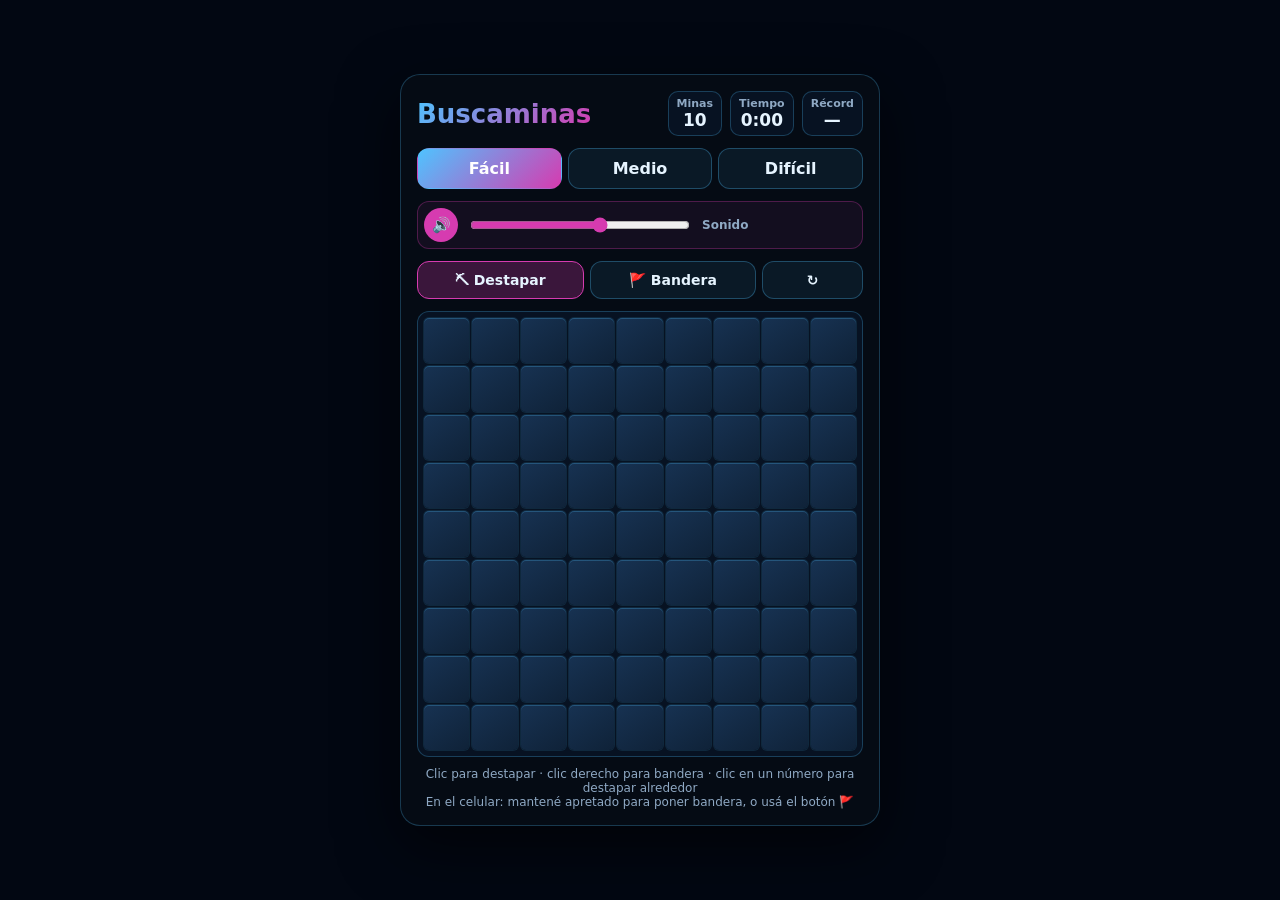
<file: juegos/buscaminas.html>
<!DOCTYPE html>
<html lang="es">
<head>
<meta charset="UTF-8">
<meta name="viewport" content="width=device-width, initial-scale=1.0, maximum-scale=1">
<title>Buscaminas | Cristian Sabella</title>
<style>
  :root {
    --bg: #020712; --panel: #050b14; --line: rgba(79,195,255,.25);
    --blue: #4fc3ff; --pink: #d63bb0; --violeta: #8b5cf6; --text: #e6f4ff; --muted: #8fa9c4;
  }
  * { box-sizing: border-box; }
  body { margin: 0; min-height: 100vh; background: var(--bg); color: var(--text); font-family: Inter, system-ui, -apple-system, sans-serif; display: grid; place-items: center; padding: 16px; }
  .juego { width: min(480px, 100%); background: var(--panel); border: 1px solid var(--line); border-radius: 20px; padding: 16px; box-shadow: 0 20px 60px rgba(0,0,0,.6); }
  .arriba { display: flex; align-items: center; gap: 10px; margin-bottom: 12px; }
  h1 { margin: 0; font-size: clamp(19px, 5.4vw, 26px); font-weight: 800; background: linear-gradient(135deg, var(--blue), var(--pink)); -webkit-background-clip: text; background-clip: text; color: transparent; }
  .datos { margin-left: auto; display: flex; gap: 8px; }
  .dato { background: #071222; border: 1px solid var(--line); border-radius: 10px; padding: 5px 8px; text-align: center; min-width: 52px; }
  .juego { min-width: 0; }
  @media (max-width: 420px) { body { padding: 8px; } .juego { padding: 12px; } .datos { gap: 5px; } .dato b { font-size: 15px; } }
  .dato small { display: block; color: var(--muted); font-size: 11px; font-weight: 600; }
  .dato b { font-size: 17px; }
  .fila { display: flex; gap: 6px; margin-bottom: 12px; }
  .btn { flex: 1; padding: 10px 0; border-radius: 12px; border: 1px solid rgba(79,195,255,.3); background: rgba(79,195,255,.08); color: var(--text); font: inherit; font-weight: 700; cursor: pointer; }
  .btn.on, .btn.main { background: linear-gradient(135deg, var(--blue), var(--pink)); border-color: transparent; color: #fff; }
  .sonido { display: flex; align-items: center; gap: 10px; margin-bottom: 12px; padding: 6px 12px 6px 6px; border-radius: 12px; background: rgba(214,59,176,.07); border: 1px solid rgba(214,59,176,.3); }
  .sonido button { width: 34px; height: 34px; flex: none; border-radius: 50%; border: 0; background: var(--pink); color: #fff; font-size: 15px; cursor: pointer; }
  .sonido button.mudo { background: rgba(255,255,255,.12); color: var(--muted); }
  .sonido input { flex: 1; max-width: 220px; accent-color: var(--pink); }
  .sonido span { color: var(--muted); font-size: 12px; font-weight: 600; }
  .modo { display: flex; gap: 6px; margin-bottom: 12px; }
  .modo .btn { font-size: 14px; }
  .modo .btn.activo { background: rgba(214,59,176,.25); border-color: var(--pink); }
  .marco { position: relative; }
  .tablero { display: grid; gap: 3px; width: 100%; aspect-ratio: 1; padding: 6px; background: #071222; border: 1px solid var(--line); border-radius: 12px; user-select: none; -webkit-user-select: none; touch-action: manipulation; -webkit-touch-callout: none; }
  .c { min-width: 0; min-height: 0; overflow: hidden; line-height: 1; border-radius: 5px; display: grid; place-items: center; font-weight: 800; font-size: var(--letra); cursor: pointer; -webkit-tap-highlight-color: transparent; }
  .c.tapada { background: linear-gradient(145deg, #173252, #0f2238); box-shadow: inset 0 1px 0 rgba(79,195,255,.25), 0 0 0 1px rgba(79,195,255,.12); }
  .c.tapada:hover { background: linear-gradient(145deg, #1d3e64, #132a45); }
  .c.abierta { background: #0a1626; cursor: default; }
  .c.abierta.aparece { animation: abrir .2s ease-out; }
  @keyframes abrir { from { transform: scale(.6); opacity: .3; } to { transform: scale(1); opacity: 1; } }
  .c.bandera { color: var(--pink); }
  .c.mina { background: rgba(214,59,176,.18); }
  .c.boom { background: #d63bb0; box-shadow: 0 0 18px #d63bb0; }
  .c.malpuesta { background: rgba(255,95,126,.2); text-decoration: line-through; }
  .cartel { position: absolute; inset: 0; border-radius: 12px; background: rgba(2,7,18,.82); display: grid; place-content: center; text-align: center; gap: 6px; }
  .cartel[hidden] { display: none; }
  .cartel h2 { margin: 0; font-size: 32px; font-weight: 800; text-shadow: 0 0 18px rgba(214,59,176,.8); }
  .cartel p { margin: 0 0 10px; color: var(--muted); }
  .cartel .btn { flex: none; padding: 10px 20px; }
  .ayuda { text-align: center; color: var(--muted); font-size: 12px; margin-top: 10px; }
  /* Dentro de la ventana de juegos del portfolio: sin marco propio */
  html.embed body { padding: 0; min-height: 0; display: block; background: transparent; }
  html.embed .juego { width: 100%; border: 0; box-shadow: none; padding: 0; background: transparent; }
  html.embed .arriba h1 { display: none; }
  html.embed .datos { margin-left: 0; width: 100%; }
  html.embed .dato { flex: 1; }
</style>
<script>
// Si el juego está metido dentro del portfolio, avisa su alto y escucha la pausa
window.juegoPausado = false;
if (window.self !== window.top) {
  document.documentElement.classList.add('embed');
  addEventListener('message', e => { if (e.data && 'juegoPausa' in e.data) window.juegoPausado = !!e.data.juegoPausa; });
  addEventListener('keydown', e => { if (e.key === 'Escape') parent.postMessage({ juegoCerrar: true }, '*'); });
  addEventListener('load', () => {
    const avisar = () => parent.postMessage({ juegoAlto: document.documentElement.scrollHeight, juego: location.pathname.split('/').pop() }, '*');
    new ResizeObserver(avisar).observe(document.body); avisar();
  });
}
</script>
</head>
<body>
<div class="juego">
  <div class="arriba">
    <h1>Buscaminas</h1>
    <div class="datos">
      <div class="dato"><small>Minas</small><b id="minas">10</b></div>
      <div class="dato"><small>Tiempo</small><b id="tiempo">0:00</b></div>
      <div class="dato"><small>Récord</small><b id="record">—</b></div>
    </div>
  </div>
  <div class="fila">
    <button class="btn" data-dif="facil">Fácil</button>
    <button class="btn" data-dif="medio">Medio</button>
    <button class="btn" data-dif="dificil">Difícil</button>
  </div>
  <div class="sonido">
    <button id="mudo" aria-label="Silenciar">🔊</button>
    <input type="range" id="vol" min="0" max="100" aria-label="Volumen">
    <span>Sonido</span>
  </div>
  <div class="modo">
    <button class="btn activo" id="m-abrir">⛏ Destapar</button>
    <button class="btn" id="m-bandera">🚩 Bandera</button>
    <button class="btn" id="nuevo" style="flex:.6">↻</button>
  </div>
  <div class="marco">
    <div class="tablero" id="tablero"></div>
    <div class="cartel" id="cartel" hidden></div>
  </div>
  <div class="ayuda">Clic para destapar · clic derecho para bandera · clic en un número para destapar alrededor<br>En el celular: mantené apretado para poner bandera, o usá el botón 🚩</div>
</div>

<script>
(function () {
  const $ = id => document.getElementById(id);
  const elTab = $('tablero'), elCartel = $('cartel');
  const DIFS = { facil: { n: 9, minas: 10 }, medio: { n: 12, minas: 24 }, dificil: { n: 14, minas: 40 } };
  // Colores de los números, siguiendo la paleta de la web
  const COLOR_NUM = ['', '#4fc3ff', '#3ddc84', '#d63bb0', '#8b5cf6', '#ff8a4c', '#2fd9d0', '#ffd23f', '#e6f4ff'];

  // ---------- Guardado (solo en este navegador) ----------
  function leer(k, def) { try { const v = localStorage.getItem(k); return v === null ? def : JSON.parse(v); } catch (e) { return def; } }
  function guardar(k, v) { try { localStorage.setItem(k, JSON.stringify(v)); } catch (e) {} }

  // ---------- Sonido (Web Audio, sin archivos) ----------
  const conf = leer('sonido-buscaminas', { vol: 0.6, mudo: false });
  let ctx = null, salida = null, ruidoBuf = null;
  function audio() {
    if (!ctx) {
      const AC = window.AudioContext || window.webkitAudioContext; if (!AC) return null;
      ctx = new AC(); salida = ctx.createGain(); salida.connect(ctx.destination);
      ruidoBuf = ctx.createBuffer(1, ctx.sampleRate, ctx.sampleRate); const d = ruidoBuf.getChannelData(0); for (let i = 0; i < d.length; i++) d[i] = Math.random() * 2 - 1;
    }
    if (ctx.state === 'suspended') ctx.resume();
    salida.gain.value = conf.mudo ? 0 : conf.vol;
    return ctx;
  }
  const activo = () => !conf.mudo && conf.vol > 0 && audio();
  function tono(f, dur, o = {}) {
    if (!activo()) return;
    const t = ctx.currentTime + (o.retraso || 0), osc = ctx.createOscillator(), g = ctx.createGain();
    osc.type = o.tipo || 'triangle'; osc.frequency.setValueAtTime(f, t);
    if (o.f2) osc.frequency.exponentialRampToValueAtTime(o.f2, t + dur);
    g.gain.setValueAtTime(0.0001, t); g.gain.exponentialRampToValueAtTime(o.vol || 0.2, t + 0.008); g.gain.exponentialRampToValueAtTime(0.0001, t + dur);
    osc.connect(g); g.connect(salida); osc.start(t); osc.stop(t + dur + 0.02);
  }
  function ruido(dur, o = {}) {
    if (!activo()) return;
    const t = ctx.currentTime + (o.retraso || 0), src = ctx.createBufferSource(), fil = ctx.createBiquadFilter(), g = ctx.createGain();
    src.buffer = ruidoBuf; fil.type = 'lowpass'; fil.frequency.setValueAtTime(o.f || 2000, t); if (o.f2) fil.frequency.exponentialRampToValueAtTime(o.f2, t + dur);
    g.gain.setValueAtTime(o.vol || 0.3, t); g.gain.exponentialRampToValueAtTime(0.0001, t + dur);
    src.connect(fil); fil.connect(g); g.connect(salida); src.start(t); src.stop(t + dur + 0.02);
  }
  const sonido = {
    abrir: n => tono(500 + n * 60, 0.06, { tipo: 'sine', vol: 0.12 }),
    cascada: cant => { for (let i = 0; i < Math.min(6, 2 + Math.floor(cant / 8)); i++) tono(500 + i * 90, 0.06, { tipo: 'sine', vol: 0.09, retraso: i * 0.035 }); },
    bandera: () => tono(880, 0.07, { f2: 1200, tipo: 'square', vol: 0.07 }),
    sacar: () => tono(700, 0.06, { f2: 450, tipo: 'square', vol: 0.06 }),
    boom: () => { ruido(0.8, { f: 2500, f2: 60, vol: 0.5 }); tono(160, 0.6, { f2: 40, tipo: 'sawtooth', vol: 0.25 }); },
    ganar: () => [523, 659, 784, 1047, 784, 1047, 1319].forEach((f, i) => tono(f, 0.22, { retraso: i * 0.1, vol: 0.18 })),
    empezar: () => [392, 523, 659].forEach((f, i) => tono(f, 0.12, { retraso: i * 0.07, vol: 0.14 }))
  };
  const btnMudo = $('mudo'), inVol = $('vol');
  function mostrarSonido() {
    const apagado = conf.mudo || conf.vol <= 0;
    inVol.value = Math.round(conf.vol * 100);
    btnMudo.textContent = apagado ? '🔇' : conf.vol < 0.4 ? '🔉' : '🔊';
    btnMudo.classList.toggle('mudo', apagado);
    if (salida) salida.gain.value = apagado ? 0 : conf.vol;
  }
  btnMudo.addEventListener('click', () => {
    if (conf.mudo || conf.vol <= 0) { conf.mudo = false; if (conf.vol <= 0) conf.vol = 0.6; } else conf.mudo = true;
    guardar('sonido-buscaminas', conf); mostrarSonido(); btnMudo.blur(); sonido.bandera();
  });
  inVol.addEventListener('input', () => { conf.vol = inVol.value / 100; conf.mudo = false; guardar('sonido-buscaminas', conf); mostrarSonido(); });
  inVol.addEventListener('change', () => { sonido.abrir(3); inVol.blur(); });
  mostrarSonido();

  // ---------- Estado ----------
  let dif = leer('buscaminas-dif', 'facil'), N, MINAS, minas, abiertas, banderas, cerca, celdas = [];
  let primera = true, terminado = false, segundos = 0, reloj = null, modoBandera = false;
  const records = leer('buscaminas-records', {});
  const formato = s => Math.floor(s / 60) + ':' + String(s % 60).padStart(2, '0');

  function vecinos(i) {
    const f = Math.floor(i / N), c = i % N, r = [];
    for (let df = -1; df <= 1; df++) for (let dc = -1; dc <= 1; dc++) {
      if (!df && !dc) continue;
      const nf = f + df, nc = c + dc;
      if (nf >= 0 && nc >= 0 && nf < N && nc < N) r.push(nf * N + nc);
    }
    return r;
  }

  function empezar(nuevaDif) {
    if (nuevaDif) { dif = nuevaDif; guardar('buscaminas-dif', dif); }
    N = DIFS[dif].n; MINAS = DIFS[dif].minas;
    minas = Array(N * N).fill(false); abiertas = Array(N * N).fill(false); banderas = Array(N * N).fill(false); cerca = Array(N * N).fill(0);
    primera = true; terminado = false; segundos = 0; clearInterval(reloj); reloj = null; elCartel.hidden = true;
    elTab.style.gridTemplateColumns = elTab.style.gridTemplateRows = `repeat(${N}, minmax(0, 1fr))`;
    elTab.innerHTML = ''; celdas = [];
    for (let i = 0; i < N * N; i++) {
      const d = document.createElement('div'); d.className = 'c tapada';
      elTab.appendChild(d); celdas.push(d); conectar(d, i);
    }
    medir(); actualizarDatos();
    document.querySelectorAll('[data-dif]').forEach(b => b.classList.toggle('on', b.dataset.dif === dif));
  }
  function medir() { elTab.style.setProperty('--letra', Math.max(11, (elTab.clientWidth - 12) / N * 0.55) + 'px'); }

  // Las minas se ponen recién en el primer toque, así nunca perdés de entrada
  function sembrar(seguro) {
    const prohibido = new Set([seguro, ...vecinos(seguro)]);
    const lugares = []; for (let i = 0; i < N * N; i++) if (!prohibido.has(i)) lugares.push(i);
    for (let k = 0; k < MINAS; k++) { const j = k + Math.floor(Math.random() * (lugares.length - k)); [lugares[k], lugares[j]] = [lugares[j], lugares[k]]; minas[lugares[k]] = true; }
    for (let i = 0; i < N * N; i++) cerca[i] = vecinos(i).filter(v => minas[v]).length;
    reloj = setInterval(() => { if (!terminado && !document.hidden && !window.juegoPausado) { segundos++; $('tiempo').textContent = formato(segundos); } }, 1000);
  }

  // ---------- Jugadas ----------
  function destapar(i) {
    if (terminado || banderas[i]) return;
    if (abiertas[i]) { acorde(i); return; }
    if (primera) { primera = false; sembrar(i); }
    if (minas[i]) { explotar(i); return; }
    const abiertasAhora = abrirDesde(i);
    if (abiertasAhora > 1) sonido.cascada(abiertasAhora); else sonido.abrir(cerca[i]);
    revisarVictoria();
  }
  // Abre la casilla y, si no tiene minas alrededor, se expande sola
  function abrirDesde(i) {
    const pila = [i]; let cant = 0;
    while (pila.length) {
      const k = pila.pop();
      if (abiertas[k] || banderas[k]) continue;
      abiertas[k] = true; cant++; pintar(k, true);
      if (cerca[k] === 0) vecinos(k).forEach(v => { if (!abiertas[v] && !minas[v]) pila.push(v); });
    }
    return cant;
  }
  // Tocar un número con todas sus banderas puestas destapa lo que queda alrededor
  function acorde(i) {
    if (!cerca[i]) return;
    const vs = vecinos(i), puestas = vs.filter(v => banderas[v]).length;
    if (puestas !== cerca[i]) return;
    let total = 0;
    for (const v of vs) {
      if (abiertas[v] || banderas[v]) continue;
      if (minas[v]) { explotar(v); return; }
      total += abrirDesde(v);
    }
    if (total) { sonido.cascada(total); revisarVictoria(); }
  }
  function marcar(i) {
    if (terminado || abiertas[i] || primera) return;
    banderas[i] = !banderas[i];
    banderas[i] ? sonido.bandera() : sonido.sacar();
    if (navigator.vibrate) navigator.vibrate(25);
    pintar(i); actualizarDatos();
  }
  function explotar(i) {
    terminado = true; clearInterval(reloj); sonido.boom();
    if (navigator.vibrate) navigator.vibrate([80, 40, 120]);
    celdas[i].classList.add('boom');
    // se van mostrando las minas una por una
    const resto = []; for (let k = 0; k < N * N; k++) { if (minas[k] && k !== i && !banderas[k]) resto.push(k); if (banderas[k] && !minas[k]) celdas[k].classList.add('malpuesta'); }
    pintar(i, false, true);
    resto.sort((a, b) => dist(a, i) - dist(b, i)).forEach((k, n) => setTimeout(() => pintar(k, false, true), 40 + n * 25));
    setTimeout(() => cartel('¡Boom!', 'Pisaste una mina. ¿Otra partida?'), 500 + resto.length * 25);
  }
  const dist = (a, b) => Math.hypot(Math.floor(a / N) - Math.floor(b / N), a % N - b % N);
  function revisarVictoria() {
    const libres = N * N - MINAS; if (abiertas.filter(Boolean).length !== libres) return;
    terminado = true; clearInterval(reloj);
    for (let k = 0; k < N * N; k++) if (minas[k] && !banderas[k]) { banderas[k] = true; pintar(k); }
    actualizarDatos(); sonido.ganar();
    const nuevo = !records[dif] || segundos < records[dif];
    if (nuevo) { records[dif] = segundos; guardar('buscaminas-records', records); actualizarDatos(); }
    setTimeout(() => cartel('¡Ganaste!', `Tiempo: ${formato(segundos)}${nuevo ? ' · ¡Nuevo récord!' : ''}`), 400);
  }
  function cartel(t, p) {
    elCartel.innerHTML = `<h2>${t}</h2><p>${p}</p><button class="btn main">Jugar de nuevo</button>`;
    elCartel.hidden = false; elCartel.querySelector('button').onclick = () => { empezar(); sonido.empezar(); };
  }

  // ---------- Dibujo ----------
  function pintar(i, recien, mostrarMina) {
    const d = celdas[i];
    if (mostrarMina) { d.className = 'c abierta mina' + (d.classList.contains('boom') ? ' boom' : ''); d.textContent = '✹'; d.style.color = '#ff6fd8'; return; }
    if (abiertas[i]) {
      d.className = 'c abierta' + (recien ? ' aparece' : '');
      d.textContent = cerca[i] || ''; d.style.color = COLOR_NUM[cerca[i]];
    } else {
      d.className = 'c tapada' + (banderas[i] ? ' bandera' : '');
      d.textContent = banderas[i] ? '⚑' : ''; d.style.color = '';
    }
  }
  function actualizarDatos() {
    $('minas').textContent = MINAS - banderas.filter(Boolean).length;
    $('tiempo').textContent = formato(segundos);
    $('record').textContent = records[dif] ? formato(records[dif]) : '—';
  }

  // ---------- Controles: clic, clic derecho y mantener apretado ----------
  function conectar(d, i) {
    let timer = null, largo = false, x0 = 0, y0 = 0;
    d.addEventListener('pointerdown', e => {
      audio();
      if (e.button === 2) return;
      largo = false; x0 = e.clientX; y0 = e.clientY;
      timer = setTimeout(() => { largo = true; marcar(i); }, 380);
    });
    d.addEventListener('pointermove', e => { if (timer && Math.hypot(e.clientX - x0, e.clientY - y0) > 10) { clearTimeout(timer); timer = null; } });
    d.addEventListener('pointerup', e => {
      if (e.button === 2) return;
      clearTimeout(timer); timer = null;
      if (largo) return;
      if (modoBandera && !abiertas[i]) marcar(i); else destapar(i);
    });
    d.addEventListener('pointerleave', () => { clearTimeout(timer); timer = null; });
    d.addEventListener('contextmenu', e => { e.preventDefault(); if (!largo) marcar(i); });
  }
  function ponerModo(b) { modoBandera = b; $('m-abrir').classList.toggle('activo', !b); $('m-bandera').classList.toggle('activo', b); }
  $('m-abrir').addEventListener('click', e => { e.currentTarget.blur(); ponerModo(false); });
  $('m-bandera').addEventListener('click', e => { e.currentTarget.blur(); ponerModo(true); });
  $('nuevo').addEventListener('click', e => { e.currentTarget.blur(); audio(); empezar(); sonido.empezar(); });
  document.querySelectorAll('[data-dif]').forEach(b => b.addEventListener('click', () => { b.blur(); audio(); empezar(b.dataset.dif); sonido.empezar(); }));
  window.addEventListener('resize', medir);

  empezar();
})();
</script>
</body>
</html>
</file>
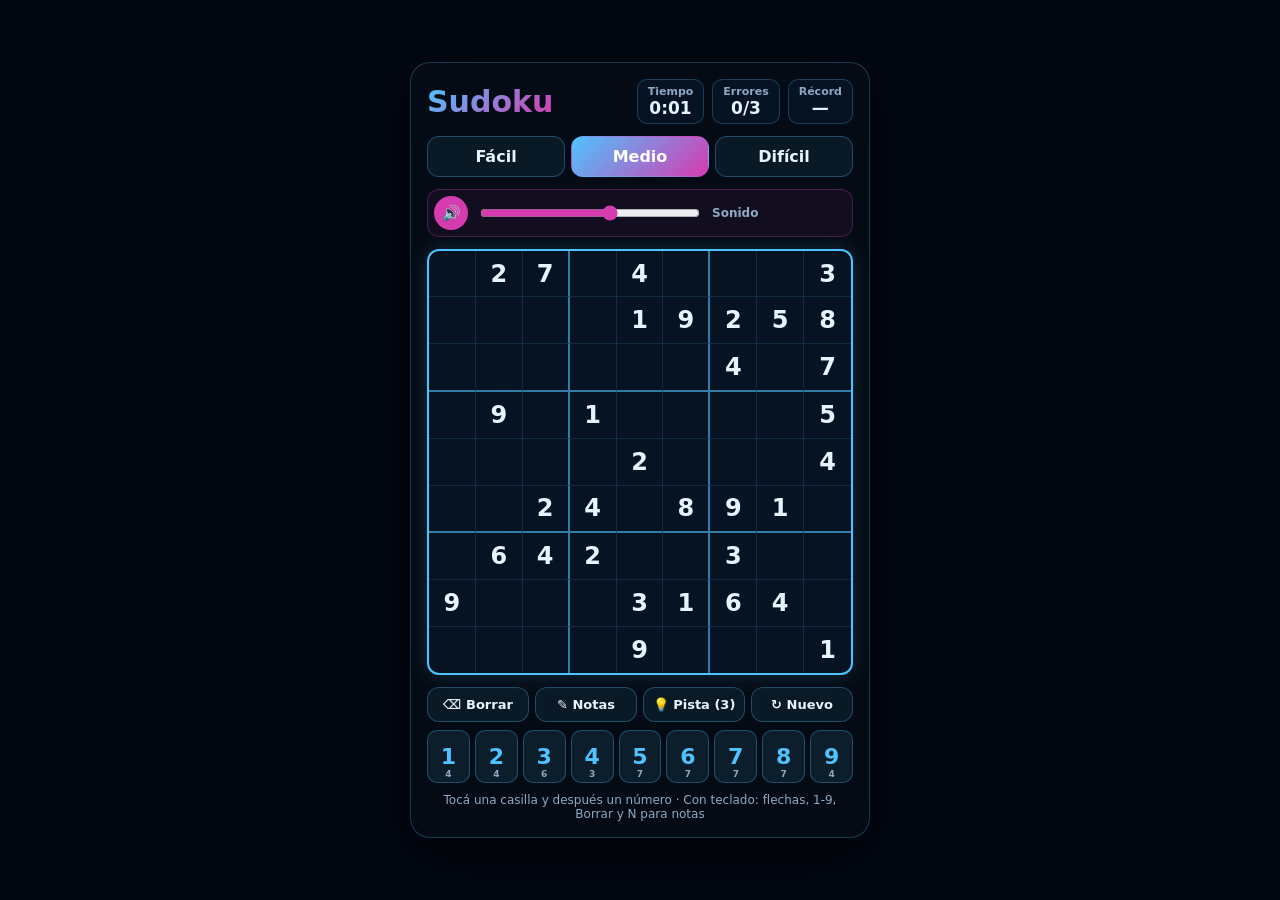
<file: juegos/sudoku.html>
<!DOCTYPE html>
<html lang="es">
<head>
<meta charset="UTF-8">
<meta name="viewport" content="width=device-width, initial-scale=1.0, maximum-scale=1">
<title>Sudoku | Cristian Sabella</title>
<style>
  :root {
    --bg: #020712; --panel: #050b14; --celda: #0b1828; --line: rgba(79,195,255,.25);
    --blue: #4fc3ff; --pink: #d63bb0; --violeta: #8b5cf6; --text: #e6f4ff; --muted: #8fa9c4;
  }
  * { box-sizing: border-box; }
  body { margin: 0; min-height: 100vh; background: var(--bg); color: var(--text); font-family: Inter, system-ui, -apple-system, sans-serif; display: grid; place-items: center; padding: 16px; }
  .juego { width: min(460px, 100%); background: var(--panel); border: 1px solid var(--line); border-radius: 20px; padding: 16px; box-shadow: 0 20px 60px rgba(0,0,0,.6); }
  .arriba { display: flex; align-items: center; gap: 10px; margin-bottom: 12px; }
  h1 { margin: 0; font-size: 30px; font-weight: 800; background: linear-gradient(135deg, var(--blue), var(--pink)); -webkit-background-clip: text; background-clip: text; color: transparent; }
  .datos { margin-left: auto; display: flex; gap: 8px; }
  .dato { background: #071222; border: 1px solid var(--line); border-radius: 10px; padding: 5px 10px; text-align: center; min-width: 62px; }
  .dato small { display: block; color: var(--muted); font-size: 11px; font-weight: 600; }
  .dato b { font-size: 17px; }
  .dificultad { display: flex; gap: 6px; margin-bottom: 12px; }
  .btn { flex: 1; padding: 10px 0; border-radius: 12px; border: 1px solid rgba(79,195,255,.3); background: rgba(79,195,255,.08); color: var(--text); font: inherit; font-weight: 700; cursor: pointer; }
  .btn.on, .btn.main { background: linear-gradient(135deg, var(--blue), var(--pink)); border-color: transparent; color: #fff; }
  .sonido { display: flex; align-items: center; gap: 10px; margin-bottom: 12px; padding: 6px 12px 6px 6px; border-radius: 12px; background: rgba(214,59,176,.07); border: 1px solid rgba(214,59,176,.3); }
  .sonido button { width: 34px; height: 34px; flex: none; border-radius: 50%; border: 0; background: var(--pink); color: #fff; font-size: 15px; cursor: pointer; }
  .sonido button.mudo { background: rgba(255,255,255,.12); color: var(--muted); }
  .sonido input { flex: 1; max-width: 220px; accent-color: var(--pink); }
  .sonido span { color: var(--muted); font-size: 12px; font-weight: 600; }
  .marco { position: relative; }
  .tablero { display: grid; grid-template-columns: repeat(9, 1fr); width: 100%; aspect-ratio: 1; border: 2px solid var(--blue); border-radius: 12px; overflow: hidden; background: #071222; box-shadow: 0 0 20px rgba(79,195,255,.18); user-select: none; -webkit-user-select: none; }
  .c { position: relative; display: grid; place-items: center; border-right: 1px solid rgba(79,195,255,.15); border-bottom: 1px solid rgba(79,195,255,.15); font-size: clamp(16px, 5.4vw, 24px); font-weight: 700; cursor: pointer; color: var(--blue); transition: background .12s; -webkit-tap-highlight-color: transparent; }
  .c:nth-child(9n) { border-right: 0; }
  .c:nth-child(n+73) { border-bottom: 0; }
  .c.bd { border-right: 2px solid rgba(79,195,255,.6); }
  .c.bb { border-bottom: 2px solid rgba(79,195,255,.6); }
  .c.fija { color: var(--text); cursor: pointer; }
  .c.zona { background: rgba(79,195,255,.07); }
  .c.igual { background: rgba(139,92,246,.28); }
  .c.sel { background: rgba(214,59,176,.35); box-shadow: inset 0 0 0 2px var(--pink); }
  .c.mal { color: #ff5f7e; background: rgba(255,60,100,.16); }
  .c.pista { color: var(--pink); }
  .c.brilla { animation: brillo .5s ease-out; }
  @keyframes brillo { 0% { background: rgba(79,195,255,.55); } 100% { background: transparent; } }
  .notas { position: absolute; inset: 1px; display: grid; grid-template-columns: repeat(3, 1fr); font-size: clamp(7px, 2vw, 10px); font-weight: 600; color: var(--muted); line-height: 1; }
  .notas i { font-style: normal; display: grid; place-items: center; }
  .acciones { display: flex; gap: 6px; margin: 12px 0 8px; }
  .acciones .btn { font-size: 13px; padding: 9px 0; }
  .btn.activo { background: rgba(214,59,176,.25); border-color: var(--pink); }
  .numeros { display: grid; grid-template-columns: repeat(9, 1fr); gap: 5px; }
  .numeros button { aspect-ratio: .8; border-radius: 10px; border: 1px solid rgba(79,195,255,.3); background: rgba(79,195,255,.1); color: var(--blue); font: inherit; font-size: clamp(17px, 5vw, 22px); font-weight: 800; cursor: pointer; padding: 0; position: relative; }
  .numeros button small { position: absolute; bottom: 3px; left: 0; right: 0; font-size: 9px; color: var(--muted); font-weight: 600; }
  .numeros button.lleno { opacity: .3; }
  .cartel { position: absolute; inset: 0; border-radius: 12px; background: rgba(2,7,18,.84); display: grid; place-content: center; text-align: center; gap: 6px; }
  .cartel[hidden] { display: none; }
  .cartel h2 { margin: 0; font-size: 32px; font-weight: 800; text-shadow: 0 0 18px rgba(214,59,176,.8); }
  .cartel p { margin: 0 0 10px; color: var(--muted); }
  .cartel .btn { flex: none; padding: 10px 20px; }
  .ayuda { text-align: center; color: var(--muted); font-size: 12px; margin-top: 10px; }
  /* Dentro de la ventana de juegos del portfolio: sin marco propio */
  html.embed body { padding: 0; min-height: 0; display: block; background: transparent; }
  html.embed .juego { width: 100%; border: 0; box-shadow: none; padding: 0; background: transparent; }
  html.embed .arriba h1 { display: none; }
  html.embed .datos { margin-left: 0; width: 100%; }
  html.embed .dato { flex: 1; }
</style>
<script>
// Si el juego está metido dentro del portfolio, avisa su alto y escucha la pausa
window.juegoPausado = false;
if (window.self !== window.top) {
  document.documentElement.classList.add('embed');
  addEventListener('message', e => { if (e.data && 'juegoPausa' in e.data) window.juegoPausado = !!e.data.juegoPausa; });
  addEventListener('keydown', e => { if (e.key === 'Escape') parent.postMessage({ juegoCerrar: true }, '*'); });
  addEventListener('load', () => {
    const avisar = () => parent.postMessage({ juegoAlto: document.documentElement.scrollHeight, juego: location.pathname.split('/').pop() }, '*');
    new ResizeObserver(avisar).observe(document.body); avisar();
  });
}
</script>
</head>
<body>
<div class="juego">
  <div class="arriba">
    <h1>Sudoku</h1>
    <div class="datos">
      <div class="dato"><small>Tiempo</small><b id="tiempo">0:00</b></div>
      <div class="dato"><small>Errores</small><b id="errores">0/3</b></div>
      <div class="dato"><small>Récord</small><b id="record">—</b></div>
    </div>
  </div>
  <div class="dificultad">
    <button class="btn" data-dif="facil">Fácil</button>
    <button class="btn" data-dif="medio">Medio</button>
    <button class="btn" data-dif="dificil">Difícil</button>
  </div>
  <div class="sonido">
    <button id="mudo" aria-label="Silenciar">🔊</button>
    <input type="range" id="vol" min="0" max="100" aria-label="Volumen">
    <span>Sonido</span>
  </div>
  <div class="marco">
    <div class="tablero" id="tablero"></div>
    <div class="cartel" id="cartel" hidden></div>
  </div>
  <div class="acciones">
    <button class="btn" id="borrar">⌫ Borrar</button>
    <button class="btn" id="notas">✎ Notas</button>
    <button class="btn" id="pista">💡 Pista <span id="pistas">(3)</span></button>
    <button class="btn" id="nuevo">↻ Nuevo</button>
  </div>
  <div class="numeros" id="numeros"></div>
  <div class="ayuda">Tocá una casilla y después un número · Con teclado: flechas, 1-9, Borrar y N para notas</div>
</div>

<script>
(function () {
  const $ = id => document.getElementById(id);
  const elTab = $('tablero'), elNum = $('numeros'), elCartel = $('cartel');

  // ---------- Guardado (solo en este navegador) ----------
  function leer(k, def) { try { const v = localStorage.getItem(k); return v === null ? def : JSON.parse(v); } catch (e) { return def; } }
  function guardar(k, v) { try { localStorage.setItem(k, JSON.stringify(v)); } catch (e) {} }

  // ---------- Sonido (Web Audio, sin archivos) ----------
  const conf = leer('sonido-sudoku', { vol: 0.6, mudo: false });
  let ctx = null, salida = null;
  function audio() {
    if (!ctx) { const AC = window.AudioContext || window.webkitAudioContext; if (!AC) return null; ctx = new AC(); salida = ctx.createGain(); salida.connect(ctx.destination); }
    if (ctx.state === 'suspended') ctx.resume();
    salida.gain.value = conf.mudo ? 0 : conf.vol;
    return ctx;
  }
  function tono(f, dur, o = {}) {
    if (conf.mudo || conf.vol <= 0 || !audio()) return;
    const t = ctx.currentTime + (o.retraso || 0), osc = ctx.createOscillator(), g = ctx.createGain();
    osc.type = o.tipo || 'triangle'; osc.frequency.setValueAtTime(f, t);
    if (o.f2) osc.frequency.exponentialRampToValueAtTime(o.f2, t + dur);
    g.gain.setValueAtTime(0.0001, t); g.gain.exponentialRampToValueAtTime(o.vol || 0.2, t + 0.008); g.gain.exponentialRampToValueAtTime(0.0001, t + dur);
    osc.connect(g); g.connect(salida); osc.start(t); osc.stop(t + dur + 0.02);
  }
  const ESCALA = [262, 294, 330, 349, 392, 440, 494, 523, 587];
  const sonido = {
    elegir: () => tono(700, 0.03, { tipo: 'sine', vol: 0.06 }),
    poner: n => tono(ESCALA[n - 1], 0.12, { vol: 0.18 }),
    nota: () => tono(900, 0.04, { tipo: 'sine', vol: 0.07 }),
    borrar: () => tono(300, 0.08, { f2: 200, vol: 0.1 }),
    error: () => { tono(180, 0.25, { tipo: 'sawtooth', vol: 0.12 }); tono(170, 0.25, { tipo: 'square', vol: 0.06 }); },
    grupo: () => [659, 784, 988].forEach((f, i) => tono(f, 0.12, { retraso: i * 0.06, vol: 0.14, tipo: 'sine' })),
    pista: () => [880, 1175].forEach((f, i) => tono(f, 0.14, { retraso: i * 0.07, vol: 0.14, tipo: 'sine' })),
    ganar: () => [523, 659, 784, 1047, 784, 1047, 1319].forEach((f, i) => tono(f, 0.22, { retraso: i * 0.1, vol: 0.18 })),
    perder: () => [392, 330, 262, 196].forEach((f, i) => tono(f, 0.25, { retraso: i * 0.15, vol: 0.16 })),
    empezar: () => [392, 523, 659].forEach((f, i) => tono(f, 0.12, { retraso: i * 0.07, vol: 0.14 }))
  };
  const btnMudo = $('mudo'), inVol = $('vol');
  function mostrarSonido() {
    const apagado = conf.mudo || conf.vol <= 0;
    inVol.value = Math.round(conf.vol * 100);
    btnMudo.textContent = apagado ? '🔇' : conf.vol < 0.4 ? '🔉' : '🔊';
    btnMudo.classList.toggle('mudo', apagado);
    if (salida) salida.gain.value = apagado ? 0 : conf.vol;
  }
  btnMudo.addEventListener('click', () => {
    if (conf.mudo || conf.vol <= 0) { conf.mudo = false; if (conf.vol <= 0) conf.vol = 0.6; } else conf.mudo = true;
    guardar('sonido-sudoku', conf); mostrarSonido(); btnMudo.blur(); sonido.poner(5);
  });
  inVol.addEventListener('input', () => { conf.vol = inVol.value / 100; conf.mudo = false; guardar('sonido-sudoku', conf); mostrarSonido(); });
  inVol.addEventListener('change', () => { sonido.poner(5); inVol.blur(); });
  mostrarSonido();

  // ---------- Generador: arma un tablero completo y le saca números dejando UNA sola solución ----------
  function mezclar(a) { for (let i = a.length - 1; i > 0; i--) { const j = Math.floor(Math.random() * (i + 1)); [a[i], a[j]] = [a[j], a[i]]; } return a; }
  function puede(g, i, n) {
    const f = Math.floor(i / 9), c = i % 9, bf = f - f % 3, bc = c - c % 3;
    for (let k = 0; k < 9; k++) {
      if (g[f * 9 + k] === n || g[k * 9 + c] === n) return false;
      if (g[(bf + Math.floor(k / 3)) * 9 + bc + k % 3] === n) return false;
    }
    return true;
  }
  function llenar(g) {
    const i = g.indexOf(0); if (i < 0) return true;
    for (const n of mezclar([1, 2, 3, 4, 5, 6, 7, 8, 9])) { if (puede(g, i, n)) { g[i] = n; if (llenar(g)) return true; g[i] = 0; } }
    return false;
  }
  // Cuenta soluciones (corta en 2): elige siempre la casilla con menos opciones
  function contar(g, tope = 2) {
    let mejor = -1, opciones = null;
    for (let i = 0; i < 81; i++) {
      if (g[i]) continue;
      const op = []; for (let n = 1; n <= 9; n++) if (puede(g, i, n)) op.push(n);
      if (!op.length) return 0;
      if (!opciones || op.length < opciones.length) { mejor = i; opciones = op; if (op.length === 1) break; }
    }
    if (mejor < 0) return 1;
    let total = 0;
    for (const n of opciones) { g[mejor] = n; total += contar(g, tope - total); if (total >= tope) break; }
    g[mejor] = 0; return total;
  }
  const PISTAS_INICIALES = { facil: 40, medio: 32, dificil: 26 };
  function generar(dif) {
    const sol = Array(81).fill(0); llenar(sol);
    const tab = sol.slice(), meta = PISTAS_INICIALES[dif];
    let quedan = 81;
    for (const i of mezclar([...Array(81).keys()])) {
      if (quedan <= meta) break;
      const v = tab[i]; tab[i] = 0;
      if (contar(tab.slice()) !== 1) tab[i] = v; else quedan--;
    }
    return { sol, tab };
  }

  // ---------- Estado ----------
  let dif = leer('sudoku-dif', 'medio'), sol, inicial, valores, notas, sel = -1, modoNotas = false, errores = 0, pistas = 3, segundos = 0, terminado = false, reloj = null;
  const MAX_ERRORES = 3;
  const records = leer('sudoku-records', {});

  // ---------- Armado de la grilla ----------
  const celdas = [];
  for (let i = 0; i < 81; i++) {
    const d = document.createElement('div'); d.className = 'c';
    const f = Math.floor(i / 9), c = i % 9;
    if (c === 2 || c === 5) d.classList.add('bd');
    if (f === 2 || f === 5) d.classList.add('bb');
    d.addEventListener('pointerdown', e => { e.preventDefault(); elegir(i); });
    elTab.appendChild(d); celdas.push(d);
  }
  const botonesNum = [];
  for (let n = 1; n <= 9; n++) {
    const b = document.createElement('button'); b.innerHTML = n + '<small></small>';
    b.addEventListener('click', () => { b.blur(); poner(n); });
    elNum.appendChild(b); botonesNum.push(b);
  }

  function empezar(nuevaDif) {
    if (nuevaDif) { dif = nuevaDif; guardar('sudoku-dif', dif); }
    const p = generar(dif);
    sol = p.sol; inicial = p.tab.map(v => v > 0); valores = p.tab.slice(); notas = Array.from({ length: 81 }, () => []);
    sel = -1; errores = 0; pistas = 3; segundos = 0; terminado = false; elCartel.hidden = true;
    celdas.forEach(d => d.classList.remove('pista'));
    arrancarReloj(); dibujar(); sonido.empezar(); guardarPartida();
  }
  function arrancarReloj() { clearInterval(reloj); reloj = setInterval(() => { if (!terminado && !document.hidden && !window.juegoPausado) { segundos++; $('tiempo').textContent = formato(segundos); if (segundos % 5 === 0) guardarPartida(); } }, 1000); }
  const formato = s => Math.floor(s / 60) + ':' + String(s % 60).padStart(2, '0');

  // ---------- Dibujo ----------
  function dibujar() {
    const vSel = sel >= 0 ? valores[sel] : 0, fS = Math.floor(sel / 9), cS = sel % 9;
    for (let i = 0; i < 81; i++) {
      const d = celdas[i], v = valores[i], f = Math.floor(i / 9), c = i % 9;
      const zona = sel >= 0 && (f === fS || c === cS || (Math.floor(f / 3) === Math.floor(fS / 3) && Math.floor(c / 3) === Math.floor(cS / 3)));
      d.classList.toggle('fija', inicial[i]);
      d.classList.toggle('sel', i === sel);
      d.classList.toggle('zona', zona && i !== sel);
      d.classList.toggle('igual', !!vSel && v === vSel && i !== sel);
      d.classList.toggle('mal', !!v && !inicial[i] && v !== sol[i]);
      if (v) d.textContent = v;
      else if (notas[i].length) d.innerHTML = '<div class="notas">' + [1, 2, 3, 4, 5, 6, 7, 8, 9].map(n => `<i>${notas[i].includes(n) ? n : ''}</i>`).join('') + '</div>';
      else d.textContent = '';
    }
    // cuántos quedan de cada número
    const cuenta = Array(10).fill(0); valores.forEach((v, i) => { if (v && v === sol[i]) cuenta[v]++; });
    botonesNum.forEach((b, k) => { const resta = 9 - cuenta[k + 1]; b.classList.toggle('lleno', resta <= 0); b.querySelector('small').textContent = resta > 0 ? resta : ''; });
    $('errores').textContent = errores + '/' + MAX_ERRORES;
    $('tiempo').textContent = formato(segundos);
    $('pistas').textContent = '(' + pistas + ')';
    $('notas').classList.toggle('activo', modoNotas);
    $('record').textContent = records[dif] ? formato(records[dif]) : '—';
    document.querySelectorAll('[data-dif]').forEach(b => b.classList.toggle('on', b.dataset.dif === dif));
  }

  // ---------- Jugadas ----------
  function elegir(i) { if (terminado) return; sel = i; audio(); sonido.elegir(); dibujar(); }
  function grupos(i) {
    const f = Math.floor(i / 9), c = i % 9, bf = f - f % 3, bc = c - c % 3, g = [[], [], []];
    for (let k = 0; k < 9; k++) { g[0].push(f * 9 + k); g[1].push(k * 9 + c); g[2].push((bf + Math.floor(k / 3)) * 9 + bc + k % 3); }
    return g;
  }
  function poner(n) {
    if (terminado || sel < 0 || inicial[sel]) return;
    audio();
    if (modoNotas) {
      if (valores[sel]) return;
      const l = notas[sel], k = l.indexOf(n); if (k >= 0) l.splice(k, 1); else l.push(n);
      sonido.nota(); dibujar(); guardarPartida(); return;
    }
    if (valores[sel] === n) return;
    valores[sel] = n; notas[sel] = [];
    if (n !== sol[sel]) {
      errores++; sonido.error();
      if (errores >= MAX_ERRORES) { dibujar(); perder(); return; }
    } else {
      // limpiar esa nota en su fila, columna y cuadro
      grupos(sel).flat().forEach(j => { const k = notas[j].indexOf(n); if (k >= 0) notas[j].splice(k, 1); });
      const completos = grupos(sel).filter(g => g.every(j => valores[j] === sol[j]));
      if (completos.length) { sonido.grupo(); completos.flat().forEach(j => { celdas[j].classList.remove('brilla'); void celdas[j].offsetWidth; celdas[j].classList.add('brilla'); }); }
      else sonido.poner(n);
    }
    dibujar(); guardarPartida();
    if (valores.every((v, i) => v === sol[i])) ganar();
  }
  function borrar() {
    if (terminado || sel < 0 || inicial[sel]) return;
    if (!valores[sel] && !notas[sel].length) return;
    valores[sel] = 0; notas[sel] = []; audio(); sonido.borrar(); dibujar(); guardarPartida();
  }
  function darPista() {
    if (terminado || pistas <= 0) return;
    let i = sel >= 0 && !inicial[sel] && valores[sel] !== sol[sel] ? sel : -1;
    if (i < 0) { const vacias = []; valores.forEach((v, k) => { if (v !== sol[k]) vacias.push(k); }); if (!vacias.length) return; i = vacias[Math.floor(Math.random() * vacias.length)]; }
    pistas--; sel = i; valores[i] = sol[i]; inicial[i] = true; notas[i] = [];
    grupos(i).flat().forEach(j => { const k = notas[j].indexOf(sol[i]); if (k >= 0) notas[j].splice(k, 1); });
    audio(); sonido.pista(); dibujar(); celdas[i].classList.add('pista'); guardarPartida();
    if (valores.every((v, k) => v === sol[k])) ganar();
  }
  function ganar() {
    terminado = true; sel = -1; dibujar(); sonido.ganar();
    const nuevoRecord = !records[dif] || segundos < records[dif];
    if (nuevoRecord) { records[dif] = segundos; guardar('sudoku-records', records); }
    cartel('¡Resuelto!', `Tiempo: ${formato(segundos)}${nuevoRecord ? ' · ¡Nuevo récord!' : ''}`);
    guardar('sudoku-partida', null);
  }
  function perder() { terminado = true; sonido.perder(); cartel('Tres errores', 'Se terminó la partida. ¿Otra?'); guardar('sudoku-partida', null); }
  function cartel(t, p) {
    elCartel.innerHTML = `<h2>${t}</h2><p>${p}</p><button class="btn main">Nuevo sudoku</button>`;
    elCartel.hidden = false; elCartel.querySelector('button').onclick = () => empezar();
  }

  // La partida queda guardada si cerrás y volvés a abrir
  function guardarPartida() { if (!terminado) guardar('sudoku-partida', { dif, sol, inicial, valores, notas, errores, pistas, segundos }); }
  function cargarPartida() {
    const p = leer('sudoku-partida', null); if (!p || !p.sol) return false;
    ({ dif, sol, inicial, valores, notas, errores, pistas, segundos } = p);
    arrancarReloj(); dibujar(); return true;
  }

  // ---------- Controles ----------
  $('borrar').addEventListener('click', e => { e.currentTarget.blur(); borrar(); });
  $('notas').addEventListener('click', e => { e.currentTarget.blur(); modoNotas = !modoNotas; audio(); sonido.nota(); dibujar(); });
  $('pista').addEventListener('click', e => { e.currentTarget.blur(); darPista(); });
  $('nuevo').addEventListener('click', e => { e.currentTarget.blur(); empezar(); });
  document.querySelectorAll('[data-dif]').forEach(b => b.addEventListener('click', () => { b.blur(); empezar(b.dataset.dif); }));
  document.addEventListener('keydown', e => {
    if (e.target === inVol || terminado) return;
    if (/^[1-9]$/.test(e.key)) { poner(+e.key); return; }
    if (e.key === 'Backspace' || e.key === 'Delete' || e.key === '0') { e.preventDefault(); borrar(); return; }
    if (e.key === 'n' || e.key === 'N') { modoNotas = !modoNotas; dibujar(); return; }
    const mov = { ArrowUp: -9, ArrowDown: 9, ArrowLeft: -1, ArrowRight: 1 }[e.key];
    if (mov) {
      e.preventDefault();
      if (sel < 0) { elegir(40); return; }
      const f = Math.floor(sel / 9), c = sel % 9;
      if ((mov === -1 && c === 0) || (mov === 1 && c === 8) || (mov === -9 && f === 0) || (mov === 9 && f === 8)) return;
      elegir(sel + mov);
    }
  });

  if (!cargarPartida()) empezar();
})();
</script>
</body>
</html>
</file>
<file: atelier-norte/css/estilos.css>
/* estilos de mi pagina - Atelier Norte */
/* trabajo de introduccion a la programacion web */

/* colores en variables */
:root {
  --fondo: #f7f4ee;
  --texto: #222222;
  --acento: #0f6b5c;
  --borde: #cccccc;
  --superficie: #ffffff;
  --sobre-acento: #ffffff;
  --cerrado: #a3341f;
  --pie: #222222;
}

/* opcional: modo oscuro si la compu lo tiene activado */
@media (prefers-color-scheme: dark) {
  :root {
    --fondo: #1b1a18;
    --texto: #ece8e1;
    --acento: #5cc2ad;
    --borde: #4a4743;
    --superficie: #262421;
    --sobre-acento: #10211d;
    --cerrado: #f08a6e;
    --pie: #111111;
  }
}

/* box-sizing en todo */
* {
  box-sizing: border-box;
}

/* una fuente para el texto y otra para los titulos */
body {
  margin: 0;
  background-color: var(--fondo);
  color: var(--texto);
  font-family: "Open Sans", Arial, sans-serif;
  line-height: 1.6;
}

h1, h2, h3 {
  font-family: "Poppins", Arial, sans-serif;
}

/* que las imagenes no se salgan */
img {
  max-width: 100%;
  height: auto;
}

/* enlaces con hover y focus */
a {
  color: var(--acento);
}
a:hover {
  color: var(--texto);
}
a:focus {
  outline: 2px solid var(--acento);
  outline-offset: 2px;
}

/* caja central */
.contenedor {
  width: 90%;
  max-width: 1000px;
  margin: 0 auto;
}

/* header */
header {
  background-color: var(--superficie);
  border-bottom: 1px solid var(--borde);
}

/* flexbox: en celular el nombre arriba y el menu abajo */
.barra {
  display: flex;
  flex-direction: column;
  align-items: flex-start;
  gap: 10px;
  padding: 15px 0;
}
.logo {
  font-size: 24px;
  font-weight: bold;
}
.logo a {
  color: var(--texto);
  text-decoration: none;
}

/* menu apilado en celular */
nav ul {
  display: flex;
  flex-direction: column;
  gap: 8px;
  list-style: none;
  margin: 0;
  padding: 0;
}
nav a {
  text-decoration: none;
}
/* pagina actual (opcional) */
nav a.actual {
  font-weight: bold;
  border-bottom: 2px solid var(--acento);
}

main {
  padding: 30px 0;
}
section {
  margin-bottom: 40px;
}
.titulo {
  margin-top: 0;
}

/* cartel de abierto / cerrado */
.estado {
  font-weight: bold;
  font-size: 18px;
  border-left: 4px solid var(--borde);
  padding-left: 10px;
}

/* tarjetas del inicio con flexbox */
.tarjetas {
  display: flex;
  flex-wrap: wrap;
  gap: 20px;
}
.tarjeta {
  flex: 1 1 250px;
  background-color: var(--superficie);
  border: 1px solid var(--borde);
  border-radius: 6px;
  padding: 20px;
}
.tarjeta h3 {
  margin-top: 0;
}

/* artistas */
.artistas {
  display: grid;
  grid-template-columns: 1fr;
  gap: 20px;
}
.artista {
  background-color: var(--superficie);
  border: 1px solid var(--borde);
  border-radius: 6px;
  padding: 15px;
}
.artista img {
  border-radius: 6px;
  margin-bottom: 10px;
}
.artista h2 {
  margin: 0 0 5px 0;
}

/* botones de filtro */
.filtros {
  display: flex;
  flex-wrap: wrap;
  gap: 10px;
  margin-bottom: 10px;
}
.filtro {
  background-color: var(--superficie);
  color: var(--texto);
  border: 2px solid var(--acento);
  border-radius: 20px;
  padding: 6px 16px;
  font-size: 15px;
  font-family: inherit;
  cursor: pointer;
}
.filtro:hover {
  background-color: var(--fondo);
}
.filtro:focus {
  outline: 2px solid var(--texto);
  outline-offset: 2px;
}
.filtro-activo,
.filtro-activo:hover {
  background-color: var(--acento);
  color: var(--sobre-acento);
}
.resultado {
  font-style: italic;
}

/* galeria de obras con grid */
.galeria {
  display: grid;
  grid-template-columns: 1fr;
  gap: 20px;
}
.galeria figure {
  margin: 0;
  background-color: var(--superficie);
  border: 1px solid var(--borde);
  border-radius: 6px;
  overflow: hidden;
}
.galeria img {
  width: 100%;
  display: block;
}
.galeria figcaption {
  padding: 10px;
}

/* catalogo que viene del XML */
.catalogo {
  background-color: var(--superficie);
  border: 1px solid var(--borde);
  border-radius: 6px;
  padding: 10px 20px;
  margin-bottom: 15px;
}
.catalogo p {
  font-weight: bold;
}

/* tabla de obras */
table {
  width: 100%;
  border-collapse: collapse;
  margin-top: 15px;
}
caption {
  text-align: left;
  font-weight: bold;
  margin-bottom: 10px;
}
th, td {
  border: 1px solid var(--borde);
  padding: 8px;
  text-align: left;
}
thead th {
  background-color: var(--acento);
  color: var(--sobre-acento);
}

/* en celular la tabla de registros se puede deslizar de costado */
.tabla-scroll {
  overflow-x: auto;
}

/* formulario con hover y focus */
form {
  background-color: var(--superficie);
  border: 1px solid var(--borde);
  border-radius: 6px;
  padding: 20px;
}
fieldset {
  border: none;
  padding: 0;
  margin: 0;
}
legend {
  font-weight: bold;
  font-size: 18px;
  margin-bottom: 10px;
}
label {
  display: block;
  margin-bottom: 5px;
  font-weight: bold;
}
input, textarea {
  width: 100%;
  padding: 8px;
  margin-bottom: 15px;
  border: 1px solid var(--borde);
  border-radius: 4px;
  font-family: inherit;
  font-size: 16px;
  background-color: var(--fondo);
  color: var(--texto);
}
input:hover, textarea:hover {
  border-color: var(--acento);
}
input:focus, textarea:focus {
  outline: 2px solid var(--acento);
  border-color: var(--acento);
}

/* checkbox al lado de su texto */
.check {
  display: flex;
  align-items: center;
  gap: 8px;
  margin-bottom: 15px;
}
.check input {
  width: 20px;
  height: 20px;
  margin: 0;
}
.check label {
  margin: 0;
  font-weight: normal;
}

.boton {
  display: inline-block;
  background-color: var(--acento);
  color: var(--sobre-acento);
  border: none;
  padding: 10px 20px;
  border-radius: 4px;
  font-size: 16px;
  font-family: inherit;
  text-decoration: none;
  cursor: pointer;
}
.boton:hover {
  background-color: var(--texto);
  color: var(--fondo);
}
.boton:focus {
  outline: 2px solid var(--texto);
  outline-offset: 2px;
}
.boton-chico {
  font-size: 14px;
  padding: 6px 14px;
}

/* resultado de la solicitud */
.saludo {
  font-weight: bold;
  color: var(--acento);
}
.confirmacion {
  font-weight: bold;
}
pre {
  background-color: var(--superficie);
  border: 1px solid var(--borde);
  border-radius: 6px;
  padding: 15px;
  min-height: 60px;
  overflow-x: auto;
}

/* footer */
footer {
  background-color: var(--pie);
  color: #eeeeee;
  padding: 20px 0;
}
footer a {
  color: #ffffff;
}
footer a:hover {
  color: #bfe9df;
}
footer a:focus {
  outline-color: #ffffff;
}
footer address {
  font-style: normal;
  margin-bottom: 10px;
}
.redes {
  display: flex;
  gap: 15px;
  list-style: none;
  padding: 0;
}

/* esto agranda la imagen al hacer click, sin javascript (lo vi en un tutorial) */
.modal {
  display: none;
  position: fixed;
  top: 0;
  left: 0;
  width: 100%;
  height: 100%;
  background-color: rgba(0, 0, 0, 0.9);
  padding: 20px;
  text-align: center;
}
.modal:target {
  display: block;
}
.modal img {
  max-width: 90%;
  max-height: 80%;
  margin-top: 50px;
}
.cerrar {
  color: #ffffff;
  font-size: 30px;
  text-decoration: none;
  float: right;
}

/* para pantallas grandes (en celular queda en una columna) */
@media (min-width: 768px) {
  .barra {
    flex-direction: row;
    justify-content: space-between;
    align-items: center;
  }
  nav ul {
    flex-direction: row;
    gap: 20px;
  }
  .galeria {
    grid-template-columns: repeat(3, 1fr);
  }
  .artistas {
    grid-template-columns: repeat(2, 1fr);
  }
}

/* opcional: al imprimir se oculta el menu */
@media print {
  header, footer, form, .modal, .filtros {
    display: none;
  }
  body {
    background: #ffffff;
    color: #000000;
  }
}
</file>
<file: marea/style.css>
:root{--azul-rio:#1F3A4D;--arena:#E8DCC8;--terracota:#C26A3D;--crema:#FAF6F0;--negro-cafe:#2B1E16;--bg:var(--crema);--bg-alt:var(--arena);--primary:var(--azul-rio);--text:var(--negro-cafe);--muted:#6E5D50;--accent:var(--terracota);--accent-hover:#A9552C;--accent-soft:rgba(194, 106, 61, .1);--line:rgba(43, 30, 22, .14);--field:#fff;--error:#B3261E;--ok:#2E6B4F;--shade:31,58,77;--serif:"Playfair Display",Georgia,"Times New Roman",serif;--sans:"DM Sans",system-ui,-apple-system,"Segoe UI",sans-serif;--radius:14px;--gutter:max(16px, 5vw);--vh:100vh;color-scheme:light}@supports (height:100svh){:root{--vh:100svh}}.counter,.drawer-dark,.footer,.header,.marquee,.newsletter,.section--blue,.split--dark,.tour{--text:var(--crema);--muted:rgba(250, 246, 240, .78);--line:rgba(250, 246, 240, .22);--accent:#E08A5C;--accent-hover:#EBA07A;--field:rgba(250, 246, 240, .08);color:var(--text)}*{box-sizing:border-box;margin:0;padding:0}[hidden]{display:none!important}html{scroll-behavior:smooth;-webkit-text-size-adjust:100%;scroll-padding-top:66px}body{background:var(--bg);color:var(--text);font-family:var(--sans);font-weight:400;line-height:1.6;overflow-x:hidden}img{max-width:100%;display:block}a{color:inherit}button{font:inherit;color:inherit}h1,h2,h3,h4{font-family:var(--serif);font-weight:500;line-height:1.1;text-wrap:balance}h1{font-size:clamp(2.5rem, 7vw, 5.4rem)}h2{font-size:clamp(2rem, 4.6vw, 3.4rem);margin-bottom:1rem}h3{font-size:1.45rem}em{font-style:italic;color:var(--accent)}.eyebrow{text-transform:uppercase;letter-spacing:.2em;font-size:.72rem;color:var(--accent);margin-bottom:1rem;font-weight:600}.note{font-size:.8rem;color:var(--muted)}.sr-only{position:absolute;width:1px;height:1px;overflow:hidden;clip:rect(0 0 0 0);white-space:nowrap}a:focus-visible,button:focus-visible,input:focus-visible,select:focus-visible,summary:focus-visible,textarea:focus-visible{outline:2px solid var(--accent);outline-offset:3px}button:focus:not(:focus-visible){outline:0}.skip{position:absolute;left:-999px}.skip:focus{left:1rem;top:1rem;z-index:99;background:var(--accent);color:var(--crema);padding:.5rem 1rem}.btn{display:inline-flex;align-items:center;justify-content:center;gap:.5rem;background:var(--terracota);color:var(--crema);text-decoration:none;padding:.95rem 1.8rem;border-radius:999px;font-weight:500;font-size:.95rem;border:1px solid transparent;cursor:pointer;transition:transform .3s,background .3s,color .3s,border-color .3s}.btn:hover{transform:translateY(-2px);background:#a9552c}.btn--ghost{background:0 0;color:var(--text);border-color:var(--line)}.btn--ghost:hover{background:var(--text);color:var(--bg);border-color:var(--text)}.split--dark .btn--ghost:hover,.tour .btn--ghost:hover{color:var(--azul-rio)}.btn--small{padding:.55rem 1.1rem;font-size:.85rem}.btn--full{width:100%}.btn:disabled{opacity:.6;cursor:wait;transform:none}.btn-row{display:flex;flex-wrap:wrap;gap:.8rem}.link{color:var(--accent);text-decoration:none;display:inline-block;font-weight:500}.link:hover{text-decoration:underline}.link--btn{background:0 0;border:0;cursor:pointer;font-size:1rem}.icon-btn{background:0 0;border:0;color:var(--muted);font-size:2rem;line-height:1;cursor:pointer;width:44px;height:44px}.icon-btn:hover{color:var(--text)}.logo{display:inline-flex;flex-direction:column;align-items:center;font-family:var(--serif);font-size:1.55rem;font-weight:600;letter-spacing:.28em;padding-left:.28em;text-decoration:none;line-height:1;position:relative;z-index:60}.logo__wave{width:100%;height:8px;margin-top:4px}.logo__wave path{fill:none;stroke:var(--accent);stroke-width:2.2;stroke-linecap:round}.header{position:fixed;inset:0 0 auto 0;z-index:50;display:flex;align-items:center;justify-content:space-between;gap:1.5rem;padding:calc(1.2rem + env(safe-area-inset-top,0px)) var(--gutter) 1.2rem;transition:padding .4s,border-color .4s;border-bottom:1px solid transparent}.header::before{content:"";position:absolute;inset:0;z-index:-1;transition:background .4s}.header.is-scrolled{padding-block:calc(.7rem + env(safe-area-inset-top,0px)) .7rem;border-color:var(--line)}.header.is-scrolled::before{background:rgba(var(--shade),.94);backdrop-filter:blur(14px);-webkit-backdrop-filter:blur(14px)}.nav{display:flex;gap:clamp(.2rem,1vw,1rem);align-items:center;margin-left:auto}.nav a{text-decoration:none;font-size:.92rem;opacity:.88;padding:.35rem .9rem;border:1.5px solid transparent;border-radius:999px;transition:color .3s,opacity .3s,border-color .3s,background .3s}.nav a:hover{opacity:1;color:var(--accent)}.nav a.is-current{opacity:1;color:var(--crema);border-color:var(--crema);background:rgba(var(--shade),.35)}.nav__info{display:none}.header__actions{display:flex;align-items:center;gap:.6rem;position:relative;z-index:60}.cart-btn{position:relative;background:0 0;border:1.5px solid var(--line);border-radius:999px;width:52px;height:52px;display:grid;place-items:center;cursor:pointer;transition:border-color .3s}.cart-btn:hover{border-color:var(--accent)}.cart-btn svg{width:30px;height:30px;fill:none;stroke:var(--text);stroke-width:1.8;stroke-linecap:round;stroke-linejoin:round}.cart-btn svg circle{fill:var(--text);stroke:none}.cart-btn__count{position:absolute;top:-5px;right:-5px;min-width:22px;height:22px;padding:0 5px;border-radius:10px;background:var(--terracota);color:var(--crema);font-size:.72rem;font-weight:600;display:grid;place-items:center}.cart-btn.bump{animation:.45s bump}@keyframes bump{40%{transform:scale(1.18)}}.burger{display:none;background:0 0;border:0;width:44px;height:44px;position:relative;cursor:pointer}.burger span{position:absolute;left:8px;right:8px;height:2px;background:var(--text);transition:.3s}.burger span:first-child{top:17px}.burger span:last-child{bottom:17px}.burger.is-open span:first-child{top:21px;transform:rotate(45deg)}.burger.is-open span:last-child{bottom:21px;transform:rotate(-45deg)}.tour{position:relative}.scenes{position:sticky;top:0;height:var(--vh);overflow:hidden;margin-bottom:calc(var(--vh) * -1);background:var(--primary)}.scene{position:absolute;inset:0;background-size:cover;background-position:center;opacity:0;will-change:transform,opacity}.scene:first-child{opacity:1}.scenes__shade{position:absolute;inset:0;background:linear-gradient(90deg,rgba(var(--shade),.86) 0,rgba(var(--shade),.62) 40%,rgba(var(--shade),.38) 70%,rgba(var(--shade),.55) 100%),linear-gradient(0deg,rgba(var(--shade),.7) 0,transparent 35%),linear-gradient(180deg,rgba(var(--shade),.55) 0,transparent 18%)}.step--right .step__box,.step__box{text-shadow:0 2px 18px rgba(15,31,42,.55)}.step{position:relative;z-index:2;min-height:var(--vh);display:flex;align-items:center;padding:7rem var(--gutter)}.step--right{justify-content:flex-end}.tour .btn--ghost{background:rgba(var(--shade),.35)}.step__box{max-width:540px;min-width:0;transition:opacity .9s,transform .9s}.js .step:not(.is-visible) .step__box{opacity:.15;transform:translateY(40px)}.step__box--hero{max-width:720px}.step__box p{color:var(--muted);margin-bottom:1.6rem;font-size:1.08rem}.step__box h1{margin-bottom:1.4rem}.step__box .link{margin-top:0}.tagline{font-family:var(--serif);font-style:italic;margin-top:2rem;margin-bottom:0!important;font-size:1.05rem!important}.seal{display:inline-grid;place-items:center;width:116px;height:116px;border-radius:50%;border:1px solid var(--accent);color:var(--accent);font-size:.72rem;font-weight:600;letter-spacing:.2em;text-transform:uppercase;text-align:center;padding:1rem;margin-bottom:1.5rem!important;animation:24s linear infinite spin}@keyframes spin{to{transform:rotate(360deg)}}.counter{position:fixed;z-index:40;right:var(--gutter);bottom:calc(6rem + env(safe-area-inset-bottom,0px));font-size:.8rem;letter-spacing:.1em;text-align:right;transition:opacity .4s}.counter.is-hidden,body.menu-open .counter{opacity:0;pointer-events:none}.counter__num{font-variant-numeric:tabular-nums;color:var(--muted)}.counter #counterNum{font-family:var(--serif);font-size:1.7rem;color:var(--accent)}.counter__name{display:block;font-size:.7rem;text-transform:uppercase;letter-spacing:.2em;margin-top:.1rem}.counter__bar{width:150px;height:2px;background:var(--line);margin:.6rem 0 0 auto}.counter__bar div{height:100%;width:0;background:var(--accent)}.scroll-hint{position:absolute;bottom:calc(2rem + env(safe-area-inset-bottom,0px));left:var(--gutter);display:flex;align-items:center;gap:.8rem;font-size:.72rem;letter-spacing:.22em;text-transform:uppercase;color:var(--muted)}.scroll-hint span{width:1px;height:40px;background:linear-gradient(var(--accent),transparent);animation:2s infinite drip;transform-origin:top}@keyframes drip{0%{transform:scaleY(0)}50%{transform:scaleY(1)}100%{transform:scaleY(1);opacity:0}}.marquee{overflow:hidden;border-block:1px solid var(--line);padding:1.4rem 0;background:var(--primary);position:relative;z-index:2}.marquee__track{display:flex;width:max-content;animation:40s linear infinite marquee}.marquee span{font-family:var(--serif);font-size:clamp(1.4rem, 3vw, 2.3rem);font-style:italic;padding-right:2rem;white-space:nowrap}@keyframes marquee{to{transform:translateX(-50%)}}.section{padding:clamp(4.5rem,9vw,7.5rem) var(--gutter);position:relative;z-index:2;background:var(--bg)}.section--alt{background:var(--bg-alt)}.section--blue{background:var(--primary)}.container{max-width:1180px;margin:0 auto}.section__head{margin-bottom:3rem;max-width:660px}.section__head p:not(.eyebrow){color:var(--muted)}.section__head--row{max-width:none;display:flex;justify-content:space-between;align-items:flex-end;gap:1rem 2rem;flex-wrap:wrap}.section__head--row>div{max-width:660px}.section__head--row .link{margin-bottom:.9rem}.bg{position:absolute;inset:0;background-size:cover;background-position:center;transition:transform 1.2s}.featured{display:grid;grid-template-columns:repeat(3,1fr);gap:1.5rem}.dish{display:flex;flex-direction:column;gap:1rem}.dish__img{position:relative;aspect-ratio:4/5;border-radius:var(--radius);overflow:hidden;background:var(--arena);transition:transform .5s,box-shadow .5s}.dish:hover .bg--photo{transform:scale(1.05)}.dish:hover .dish__img{transform:translateY(-6px);box-shadow:0 22px 40px rgba(43,30,22,.18)}.dish-art{position:absolute;inset:0;width:100%;height:100%;display:block}.bg--photo{z-index:1}.dish-art .cup,.dish-art .heart,.dish-art .spin,.dish-art .steam path,.dish-art .swirl{transform-box:view-box}.dish-art .cup,.dish-art .spin,.dish-art .swirl{transform-origin:200px 250px}.dish-art .heart{transform-origin:200px 262px}.dish-art .yolk{transform-box:fill-box;transform-origin:center}.dish-art .steam path{opacity:0}.dish-art .drizzle{stroke-dasharray:190;stroke-dashoffset:0}.dish-art .cup{transition:transform .6s}.dish:hover .heart{animation:1.2s ease-in-out infinite beat}.dish:hover .swirl{animation:7s linear infinite spin}.dish:hover .cup{transform:rotate(-8deg)}.dish:hover .steam path{animation:2.4s ease-out infinite steam}.dish:hover .steam path+path{animation-delay:.9s}.dish:hover .spin{animation:9s linear infinite spin}.dish:hover .yolk{animation:1.4s ease-in-out infinite wobble}.dish:hover .drizzle{animation:1.6s forwards pour}@media (hover:none){.dish.is-visible .heart{animation:1.2s ease-in-out infinite beat}.dish.is-visible .swirl{animation:7s linear infinite spin}.dish.is-visible .steam path{animation:2.4s ease-out infinite steam}.dish.is-visible .steam path+path{animation-delay:.9s}.dish.is-visible .spin{animation:14s linear infinite spin}.dish.is-visible .yolk{animation:1.4s ease-in-out infinite wobble}}@keyframes beat{0%,100%,60%{transform:scale(1)}15%{transform:scale(1.14)}30%{transform:scale(.98)}45%{transform:scale(1.08)}}@keyframes steam{0%{opacity:0;transform:translateY(14px)}30%{opacity:.75}100%{opacity:0;transform:translateY(-34px)}}@keyframes wobble{0%,100%{transform:scale(1,1)}30%{transform:scale(1.08,.94)}60%{transform:scale(.95,1.06)}}@keyframes pour{from{stroke-dashoffset:190}to{stroke-dashoffset:0}}.dish__body{display:flex;justify-content:space-between;align-items:baseline;gap:1rem}.dish__body h3{font-size:1.35rem}.price{font-family:var(--serif);font-size:1.35rem;color:var(--accent);white-space:nowrap;font-variant-numeric:tabular-nums}.split{position:relative;z-index:2;display:grid;grid-template-columns:1fr 1fr;min-height:72vh;background:var(--primary)}.split__img{position:relative;overflow:hidden;min-height:320px;background:var(--arena)}.bg--contain{inset:5%;background-size:contain;background-repeat:no-repeat}.split__img:hover .bg--contain{transform:scale(1.02)}.split__text{display:flex;flex-direction:column;justify-content:center;align-items:flex-start;padding:5rem var(--gutter);max-width:640px}.split__text p:not(.eyebrow){color:var(--muted);margin-bottom:2rem;font-size:1.08rem}.quotes{display:grid;grid-template-columns:1fr 1fr;gap:1.5rem}.quote{background:var(--crema);border-radius:var(--radius);padding:clamp(1.8rem,4vw,3rem);display:flex;flex-direction:column;gap:1.5rem}.quote blockquote{font-family:var(--serif);font-size:clamp(1.4rem, 2.6vw, 2rem);line-height:1.25;font-style:italic}.quote figcaption{color:var(--muted);font-weight:500}.quote figcaption::before{content:"— ";color:var(--accent)}.quotes+.note{margin-top:1.5rem}.tabs{display:flex;gap:.5rem;flex-wrap:wrap;margin-bottom:2rem}.tabs button{background:0 0;border:1px solid var(--line);border-radius:999px;padding:.6rem 1.3rem;cursor:pointer;font-weight:500;transition:background .3s,color .3s,border-color .3s}.tabs button:hover{border-color:var(--accent)}.tabs button[aria-selected=true]{background:var(--primary);border-color:var(--primary);color:var(--crema)}.menu-list{list-style:none;display:grid;grid-template-columns:1fr 1fr;column-gap:4rem;border-top:1px solid var(--line);animation:.5s fadeUp}.menu-list li{display:flex;justify-content:space-between;align-items:baseline;gap:1rem;padding:1.3rem 0;border-bottom:1px solid var(--line)}.menu-list div{min-width:0}.menu-list h3{font-size:1.3rem}.menu-list p{color:var(--muted);font-size:.9rem}.menu-list span{font-family:var(--serif);font-size:1.25rem;color:var(--accent);white-space:nowrap;font-variant-numeric:tabular-nums}@keyframes fadeUp{from{opacity:0;transform:translateY(10px)}}.products{display:grid;grid-template-columns:repeat(auto-fill,minmax(min(100%,260px),1fr));gap:1.5rem}.product{background:var(--crema);border-radius:var(--radius);overflow:hidden;display:flex;flex-direction:column;transition:transform .4s,box-shadow .4s}.product:hover{transform:translateY(-4px);box-shadow:0 18px 40px rgba(43,30,22,.12)}.product__img{position:relative;aspect-ratio:1;overflow:hidden;background:var(--arena);display:grid;place-items:center;padding:6% 0 2%}.product__img svg{height:100%;width:auto;max-width:100%;transition:transform .6s}.product:hover .product__img svg{transform:translateY(-6px) rotate(-1.5deg)}.product__origin{position:absolute;top:1rem;left:1rem;background:var(--crema);color:var(--negro-cafe);font-size:.72rem;font-weight:600;letter-spacing:.14em;text-transform:uppercase;padding:.3rem .75rem;border-radius:999px}.product__body{padding:1.4rem;display:flex;flex-direction:column;gap:.8rem;flex:1}.product__top{display:flex;justify-content:space-between;align-items:baseline;gap:1rem}.product__top h3{font-size:1.6rem}.product__notes{color:var(--muted);font-size:.92rem}.product__ideal{font-size:.8rem;color:var(--muted)}.product__ideal b{color:var(--text);font-weight:600}.product__buy{display:flex;gap:.6rem;margin-top:auto;padding-top:.4rem}.product__buy select{flex:1;min-width:0}.picks{margin-top:5rem}.picks .section__head{margin-bottom:2rem}.field{display:flex;flex-direction:column;gap:.4rem;border:0;min-width:0}.field label,.field legend{font-size:.72rem;text-transform:uppercase;letter-spacing:.16em;color:var(--muted);font-weight:600}.field legend{margin-bottom:.45rem}input,select,textarea{width:100%;background:var(--field);color:var(--text);border:1px solid var(--line);border-radius:10px;padding:.8rem 1rem;font:inherit;font-size:1rem;transition:border-color .3s}textarea{resize:vertical}input:focus,select:focus,textarea:focus{outline:0;border-color:var(--accent)}input.is-invalid,select.is-invalid{border-color:var(--error)}select option{background:var(--crema);color:var(--negro-cafe)}.field-row{display:grid;grid-template-columns:1fr 1fr;gap:1rem}form{display:flex;flex-direction:column;gap:1rem}.check{display:flex;align-items:center;gap:.6rem;font-size:.95rem;cursor:pointer}.check input{width:18px;height:18px;accent-color:var(--terracota)}.form-error{color:var(--error);font-size:.9rem}.news-ok{color:var(--ok);font-weight:500}.newsletter .news-ok{color:var(--accent);grid-column:2}.field .option{text-transform:none;letter-spacing:0;font-weight:400;color:var(--text)}.option{display:flex;align-items:center;gap:.8rem;padding:.85rem 1rem;border:1px solid var(--line);border-radius:10px;cursor:pointer;font-size:.95rem;transition:border-color .3s,background .3s}.option+.option{margin-top:.5rem}.option span{flex:1}.option b{font-weight:600;color:var(--accent)}.option input{accent-color:var(--terracota);width:auto}.option:has(input:checked){border-color:var(--accent);background:var(--accent-soft)}.reserve{display:grid;grid-template-columns:1fr 1.1fr;gap:clamp(2rem,5vw,5rem);align-items:start}.reserve__intro p:not(.eyebrow){color:var(--muted);font-size:1.05rem}.facts{list-style:none;margin-top:2rem;display:grid;gap:1rem}.facts li{display:grid;grid-template-columns:100px 1fr;gap:1rem;border-top:1px solid var(--line);padding-top:1rem}.facts b{font-size:.72rem;text-transform:uppercase;letter-spacing:.16em;color:var(--accent);font-weight:600;padding-top:.2rem}.panel{background:#fff;border:1px solid var(--line);border-radius:18px;padding:clamp(1.4rem,4vw,2.4rem);box-shadow:0 20px 50px rgba(43,30,22,.07)}.panel--light{--text:var(--negro-cafe);--muted:#6E5D50;--line:rgba(43, 30, 22, .14);--accent:var(--terracota);--field:#fff;color:var(--text);background:var(--crema)}.done{display:flex;flex-direction:column;align-items:center;text-align:center;gap:1rem;padding:1rem 0}.done__check{width:68px;height:68px;border-radius:50%;border:2px solid var(--accent);color:var(--accent);display:grid;place-items:center;font-size:1.8rem;animation:.5s pop}.done h3{font-size:2rem}.done p{color:var(--muted)}.timeline{list-style:none;width:100%;text-align:left;display:grid;gap:.8rem;margin:.5rem 0 1rem}.timeline li{display:grid;gap:.1rem;padding:.9rem 1rem;border-left:2px solid var(--accent);background:var(--accent-soft);border-radius:0 10px 10px 0}.timeline b{font-size:.72rem;text-transform:uppercase;letter-spacing:.14em;color:var(--accent)}.timeline span{font-size:.95rem}.about{display:grid;grid-template-columns:1fr 1fr;gap:clamp(2rem,5vw,5rem);align-items:center}.about__text p:not(.eyebrow){color:var(--muted);margin-bottom:1.2rem;font-size:1.05rem}.about__text .btn{margin-top:.8rem}.about__img{position:relative;aspect-ratio:4/5;border-radius:var(--radius);overflow:hidden}.sub{font-size:clamp(1.6rem, 3vw, 2.2rem);margin:5rem 0 2rem}.process{list-style:none;display:grid;grid-template-columns:repeat(4,1fr);gap:1.5rem;counter-reset:p}.process li{border-top:2px solid var(--primary);padding-top:1.2rem;display:flex;flex-direction:column;gap:.5rem}.process b{font-family:var(--serif);font-size:2.2rem;color:var(--accent);line-height:1;font-weight:500}.process h4{font-size:1.3rem}.process p{color:var(--muted);font-size:.95rem}.team{display:grid;grid-template-columns:repeat(3,1fr);gap:1.5rem}.team figure{display:flex;flex-direction:column;gap:.8rem}.team__img{position:relative;aspect-ratio:3/4;border-radius:var(--radius);overflow:hidden}.team__img--empty{background:#fff;border:1px dashed var(--line);display:grid;place-items:center;text-align:center;padding:1rem}.team__img--empty span{color:var(--muted);font-size:.9rem}.scene-art{position:absolute;inset:0;width:100%;height:100%;display:block;transition:transform .8s}.scene-art .stream{stroke-dasharray:14 10;animation:.7s linear infinite flow}.scene-art .stream--2{animation-delay:.2s}.scene-art .steam path{opacity:0;transform-box:view-box;animation:2.6s ease-out infinite steam}.scene-art .steam path+path{animation-delay:1s}.scene-art .drum{transform-box:view-box;transform-origin:150px 186px;animation:4s linear infinite spin}.scene-art .beans{transform-box:view-box;transform-origin:150px 330px;animation:1.6s ease-in-out infinite shake}.scene-art .butter{transform-box:fill-box;transform-origin:center top;animation:3s ease-in-out infinite melt}.scene-art .kettle{transform-box:view-box;transform-origin:100px 220px;animation:4s ease-in-out infinite alternate tilt}@keyframes flow{to{stroke-dashoffset:-24}}@keyframes shake{0%,100%{transform:translateY(0)}50%{transform:translateY(-3px)}}@keyframes melt{0%,100%{transform:scale(1,1)}50%{transform:scale(1.05,1.12)}}@keyframes tilt{from{transform:rotate(0)}to{transform:rotate(3deg)}}.about__img:hover .scene-art,.team figure:hover .scene-art{transform:scale(1.03)}.team figcaption{font-family:var(--serif);font-size:1.25rem}.newsletter{position:relative;z-index:2;background:var(--terracota);--text:var(--crema);--muted:rgba(250, 246, 240, .85);--accent:var(--crema);padding:clamp(3.5rem,7vw,5.5rem) var(--gutter)}.newsletter__inner{display:grid;grid-template-columns:1fr 1fr;gap:1.5rem 3rem;align-items:center}.newsletter h2{margin-bottom:.4rem}.newsletter p{color:var(--muted)}.inline-form{display:flex;flex-direction:row;gap:.6rem}.inline-form input{flex:1;min-width:0}.newsletter .inline-form input{background:var(--crema);color:var(--negro-cafe);border-color:transparent}.newsletter .btn{background:var(--azul-rio)}.newsletter .btn:hover{background:#15293a}.contact{display:grid;grid-template-columns:1fr 1fr;gap:clamp(2rem,5vw,5rem);align-items:start}.contact form .btn{align-self:flex-start}.map{border-radius:18px;overflow:hidden;border:1px solid var(--line);background:#fff}.map__art{aspect-ratio:4/3;position:relative}.map__frame{position:absolute;inset:0;width:100%;height:100%;border:0;z-index:1}.map__art svg{width:100%;height:100%;display:block}.m-land{fill:var(--arena)}.m-river{fill:var(--azul-rio);opacity:.9}.m-road{stroke:var(--crema);stroke-width:6;fill:none}.m-coast{stroke:var(--crema);stroke-width:4;fill:none;stroke-dasharray:2 8;stroke-linecap:round}.m-pin{fill:var(--terracota);stroke:var(--crema);stroke-width:3}.m-pulse{fill:none;stroke:var(--terracota);stroke-width:2;transform-origin:246px 150px;animation:2s ease-out infinite pulse}@keyframes pulse{from{transform:scale(.5);opacity:1}to{transform:scale(1.6);opacity:0}}.map__info{padding:1.4rem 1.6rem;display:grid;gap:.3rem}.map__info p{color:var(--muted)}.footer{position:relative;z-index:2;background:var(--primary);padding:4rem var(--gutter) calc(2rem + env(safe-area-inset-bottom,0px))}.footer__grid{display:grid;grid-template-columns:2fr 1fr 1fr 1fr;gap:2rem}.footer__brand .logo{margin-bottom:1rem}.footer__brand p{font-family:var(--serif);font-style:italic;max-width:300px}.footer h4{font-family:var(--sans);font-size:.72rem;text-transform:uppercase;letter-spacing:.2em;color:var(--accent);margin-bottom:.8rem;font-weight:600}.footer p{color:var(--muted);font-size:.92rem}.footer .link{margin-top:.5rem;font-size:.9rem}.footer .pending{font-style:italic;opacity:.75}.footer__copy{text-align:center;margin-top:3rem;font-size:.8rem;color:var(--muted)}.whatsapp{position:fixed;z-index:45;right:max(16px,env(safe-area-inset-right,0px) + 16px);bottom:calc(1.2rem + env(safe-area-inset-bottom,0px));width:58px;height:58px;border-radius:50%;background:#25d366;display:grid;place-items:center;box-shadow:0 10px 30px rgba(0,0,0,.25);transition:transform .3s}.whatsapp:hover{transform:scale(1.08)}.whatsapp svg{width:30px;height:30px;fill:#fff}body.menu-open .whatsapp,body.modal-open .whatsapp{opacity:0;pointer-events:none}.drawer-bg{position:fixed;inset:0;z-index:70;background:rgba(43,30,22,.5);animation:.3s fade}@keyframes fade{from{opacity:0}}.drawer{position:fixed;z-index:75;top:0;right:0;bottom:0;width:min(440px,100%);background:var(--crema);display:flex;flex-direction:column;transform:translateX(100%);visibility:hidden;transition:transform .45s cubic-bezier(.7, 0, .2, 1),visibility 0s .45s;box-shadow:-20px 0 60px rgba(43,30,22,.2)}.drawer.is-open{transform:none;visibility:visible;transition:transform .45s cubic-bezier(.7, 0, .2, 1),visibility}.drawer__head{display:flex;justify-content:space-between;align-items:center;padding:calc(1rem + env(safe-area-inset-top,0px)) 1.5rem 1rem;border-bottom:1px solid var(--line)}.drawer__head h3{font-size:1.6rem}.drawer__body{flex:1;overflow-y:auto;padding:1.5rem;display:flex;flex-direction:column;gap:1.5rem}.drawer__foot{padding:1.2rem 1.5rem calc(1.2rem + env(safe-area-inset-bottom,0px));border-top:1px solid var(--line);display:grid;gap:1rem;background:#fff}.empty{color:var(--muted);text-align:center;padding:2rem 0}.cart-items{list-style:none;display:grid;gap:1rem}.cart-item{display:grid;grid-template-columns:64px 1fr auto;gap:1rem;align-items:center}.cart-item__img{width:64px;height:64px;border-radius:10px;background:var(--arena);display:grid;place-items:center;overflow:hidden}.cart-item__img svg{height:92%;width:auto}.cart-item h4{font-size:1.1rem}.cart-item p{font-size:.82rem;color:var(--muted)}.cart-item__right{display:flex;flex-direction:column;align-items:flex-end;gap:.4rem}.cart-item__right .price{font-size:1.05rem}.mini-qty{display:inline-flex;align-items:center;border:1px solid var(--line);border-radius:999px}.mini-qty button{background:0 0;border:0;width:30px;height:30px;cursor:pointer;font-size:1rem}.mini-qty button:hover{color:var(--accent)}.mini-qty span{min-width:20px;text-align:center;font-size:.9rem;font-variant-numeric:tabular-nums}.inline-form--small input{padding:.55rem .9rem}.promo-msg{font-size:.85rem;color:var(--ok)}.promo-msg.is-bad{color:var(--error)}.summary{display:grid;gap:.4rem;font-variant-numeric:tabular-nums}.summary div{display:flex;justify-content:space-between;color:var(--muted)}.summary__total{color:var(--text)!important;font-family:var(--serif);font-size:1.5rem}.modal{position:fixed;inset:0;z-index:90;background:rgba(43,30,22,.55);display:grid;place-items:center;padding:max(16px,env(safe-area-inset-top,0px)) var(--gutter) max(16px,env(safe-area-inset-bottom,0px));overflow-y:auto;animation:.3s fade}.modal__panel{position:relative;width:100%;max-width:480px;background:var(--crema);border-radius:18px;padding:2rem clamp(1.2rem,4vw,2.2rem);box-shadow:0 30px 80px rgba(43,30,22,.35);animation:.35s pop}.modal__panel h3{font-size:1.9rem;margin-bottom:.6rem}.modal__panel h3 span{color:var(--accent)}.modal__close{position:absolute;top:.6rem;right:.6rem}.modal__panel--welcome{text-align:left;border-top:6px solid var(--terracota)}.modal__panel--welcome p:not(.eyebrow){color:var(--muted);margin-bottom:1.2rem}.code{font-family:var(--sans);font-size:1.1rem;letter-spacing:.15em;background:var(--accent-soft);padding:.2rem .6rem;border-radius:6px}@keyframes pop{from{opacity:0;transform:translateY(20px) scale(.98)}}.test-badge{align-self:flex-start;font-size:.68rem;text-transform:uppercase;letter-spacing:.15em;color:var(--crema);background:var(--terracota);padding:.3rem .8rem;border-radius:999px;font-weight:600}.brand{float:right;color:var(--accent);letter-spacing:.05em}body.modal-open{overflow:hidden}.toast{position:fixed;z-index:95;left:50%;bottom:calc(1.5rem + env(safe-area-inset-bottom,0px));transform:translateX(-50%);background:var(--negro-cafe);color:var(--crema);padding:.85rem 1.4rem;border-radius:999px;font-size:.92rem;box-shadow:0 10px 30px rgba(0,0,0,.25);animation:.3s pop;max-width:calc(100% - 32px);text-align:center}.reveal{transition:opacity .8s,transform .8s}.js .reveal:not(.is-visible){opacity:.15;transform:translateY(30px)}@media (max-width:1024px){.footer__grid,.process{grid-template-columns:1fr 1fr}.footer__brand{grid-column:span 2}}@media (max-width:900px){.burger{display:block}.nav{position:fixed;inset:0;z-index:55;margin:0;width:100%;height:100vh;height:100dvh;background:var(--primary);flex-direction:column;justify-content:flex-start;align-items:flex-start;gap:1.1rem;overflow-y:auto;padding:calc(6.5rem + env(safe-area-inset-top,0px)) var(--gutter) calc(2rem + env(safe-area-inset-bottom,0px));transform:translateX(100%);visibility:hidden;transition:transform .5s cubic-bezier(.7, 0, .2, 1),visibility 0s .5s}.nav.is-open{transform:none;visibility:visible;transition:transform .5s cubic-bezier(.7, 0, .2, 1),visibility}.nav a{font-family:var(--serif);font-size:2rem;line-height:1.15;opacity:1;padding:.2rem .8rem;margin-left:-.8rem}.nav__info{display:block;margin-top:auto;padding-top:2rem;color:var(--muted);font-size:.85rem}body.menu-open{overflow:hidden}body.menu-open .header{border-color:transparent}body.menu-open .header::before{background:var(--primary);backdrop-filter:none;-webkit-backdrop-filter:none}.step,.step--right{justify-content:flex-start;align-items:flex-end;padding:6rem var(--gutter) 9rem}.step__box p{font-size:1rem}.scenes__shade{background:linear-gradient(0deg,rgba(var(--shade),.96) 12%,rgba(var(--shade),.72) 50%,rgba(var(--shade),.4) 75%,rgba(var(--shade),.65) 100%)}.counter{left:var(--gutter);right:auto;text-align:left;bottom:calc(1.6rem + env(safe-area-inset-bottom,0px))}.counter__bar{width:80px;margin-left:0}.scroll-hint{display:none}.seal{width:96px;height:96px;font-size:.64rem}.featured{grid-template-columns:1fr}.dish__img{aspect-ratio:16/10}.about,.contact,.newsletter__inner,.quotes,.reserve,.split{grid-template-columns:1fr}.split{min-height:0}.split__img{min-height:60vw}.about__img{aspect-ratio:16/11;order:-1}.menu-list{grid-template-columns:1fr}.newsletter .news-ok{grid-column:auto}.team{grid-template-columns:repeat(3,minmax(0,1fr));gap:.8rem}.team figcaption{font-size:1rem}}@media (max-width:560px){.field-row,.process{grid-template-columns:1fr}.inline-form{flex-direction:column}.inline-form--small{flex-direction:row}.footer__grid{grid-template-columns:1fr}.footer__brand{grid-column:auto}.facts li{grid-template-columns:1fr;gap:.2rem}}@media (prefers-reduced-motion:reduce){*,::after,::before{animation:none!important;transition:none!important}.js .reveal:not(.is-visible),.js .step:not(.is-visible) .step__box{opacity:1;transform:none}html{scroll-behavior:auto}}
</file>
